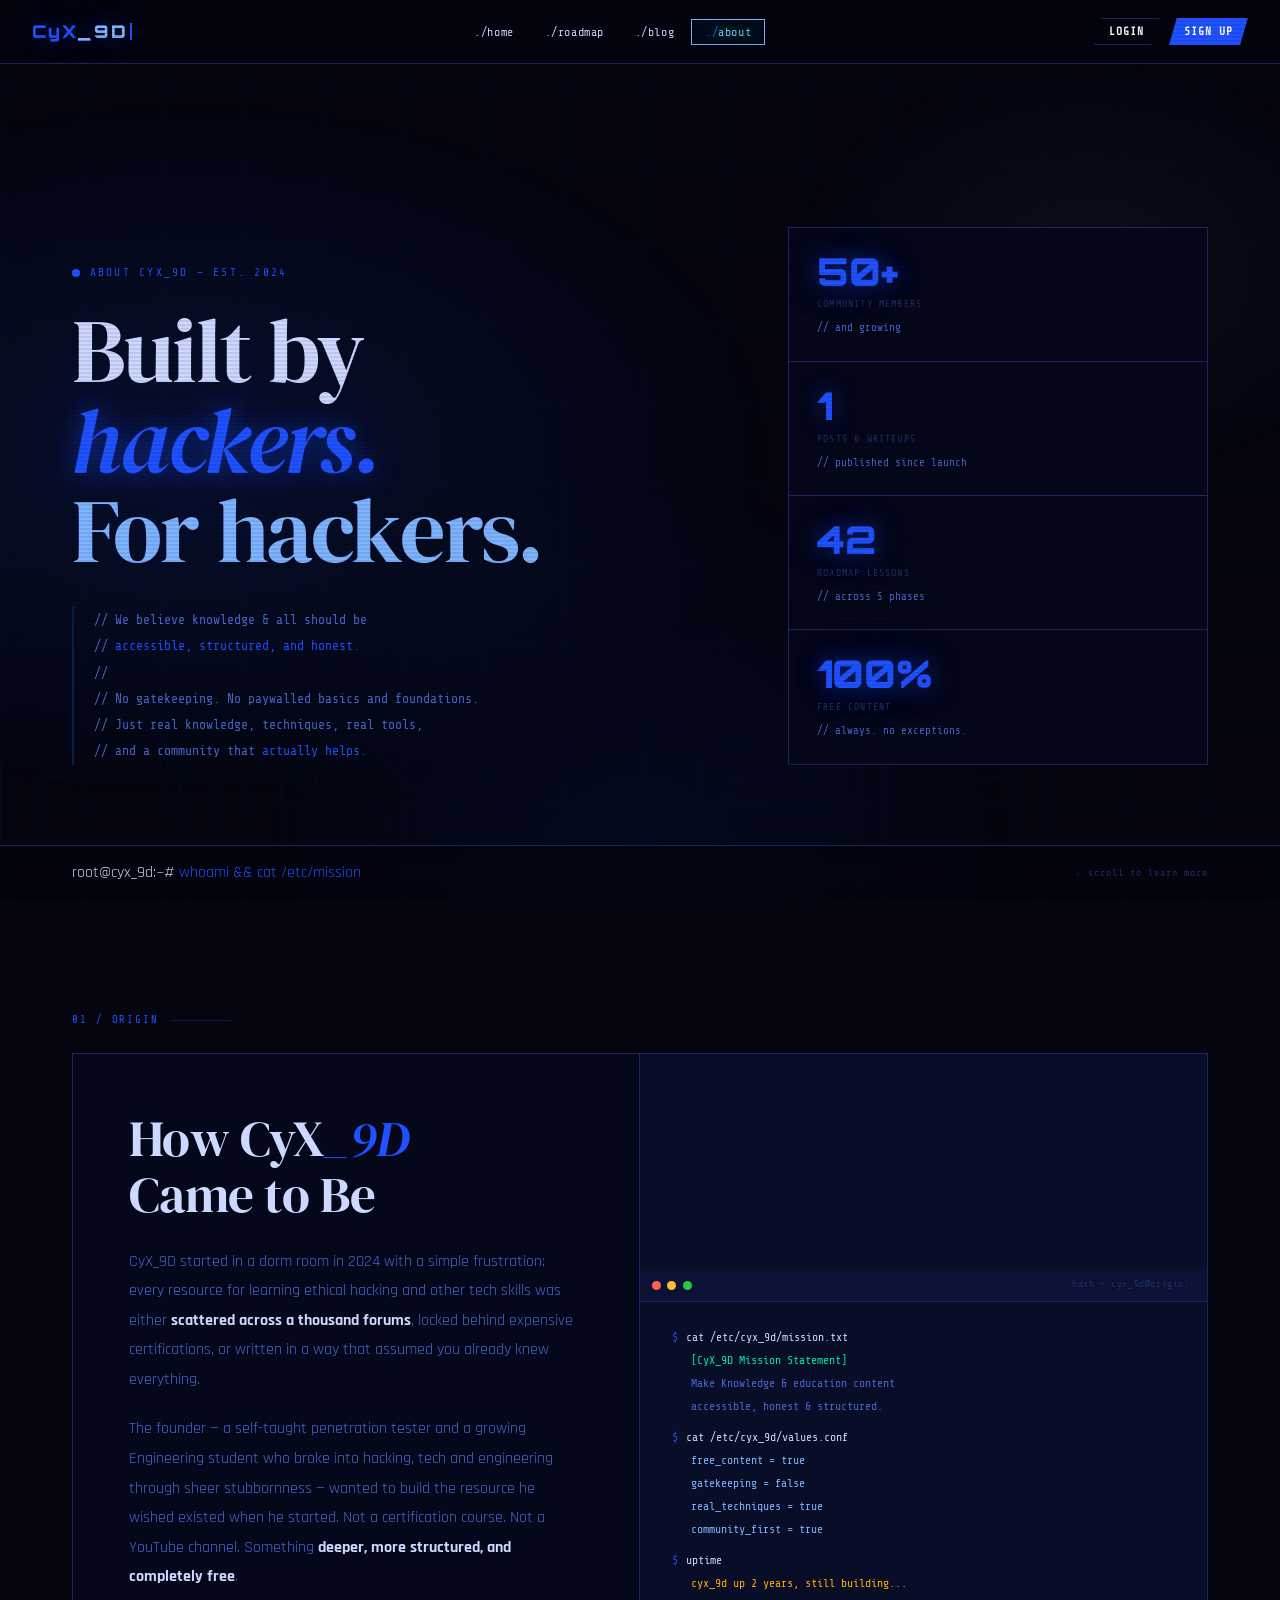
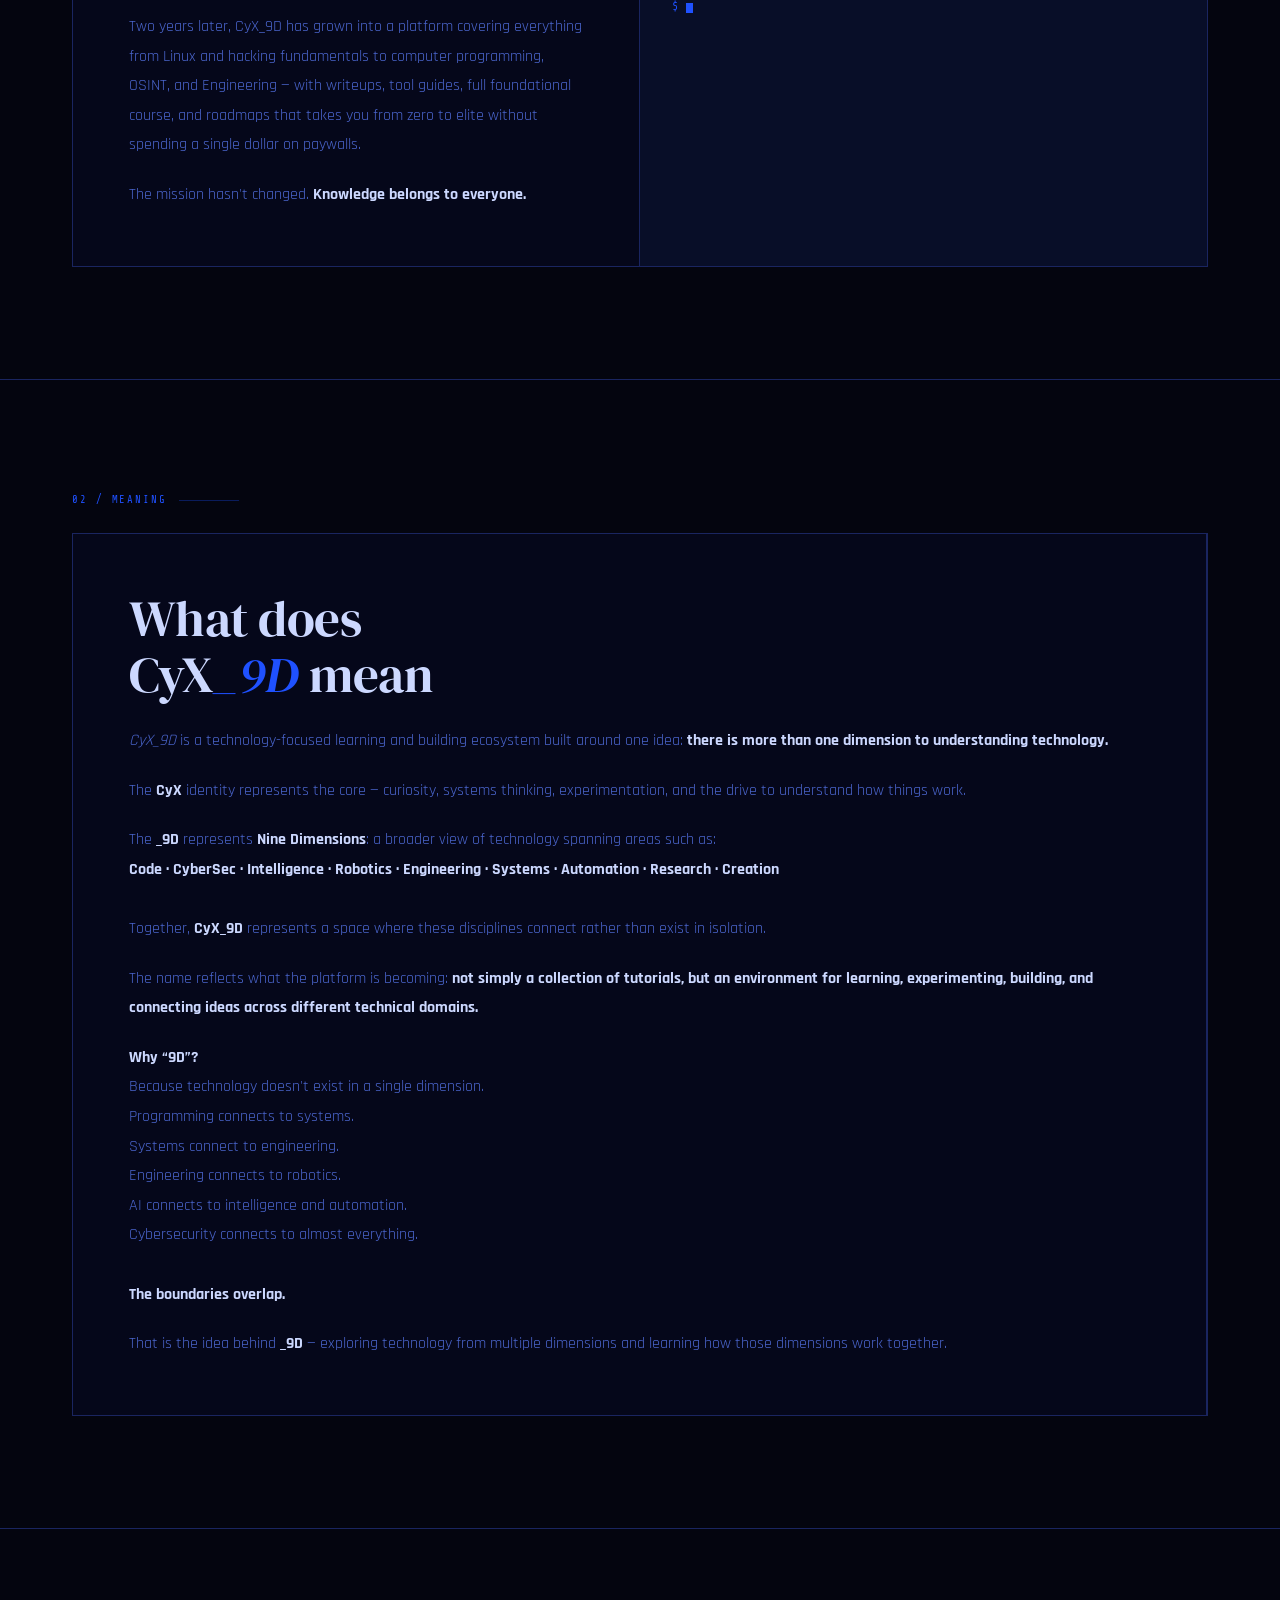
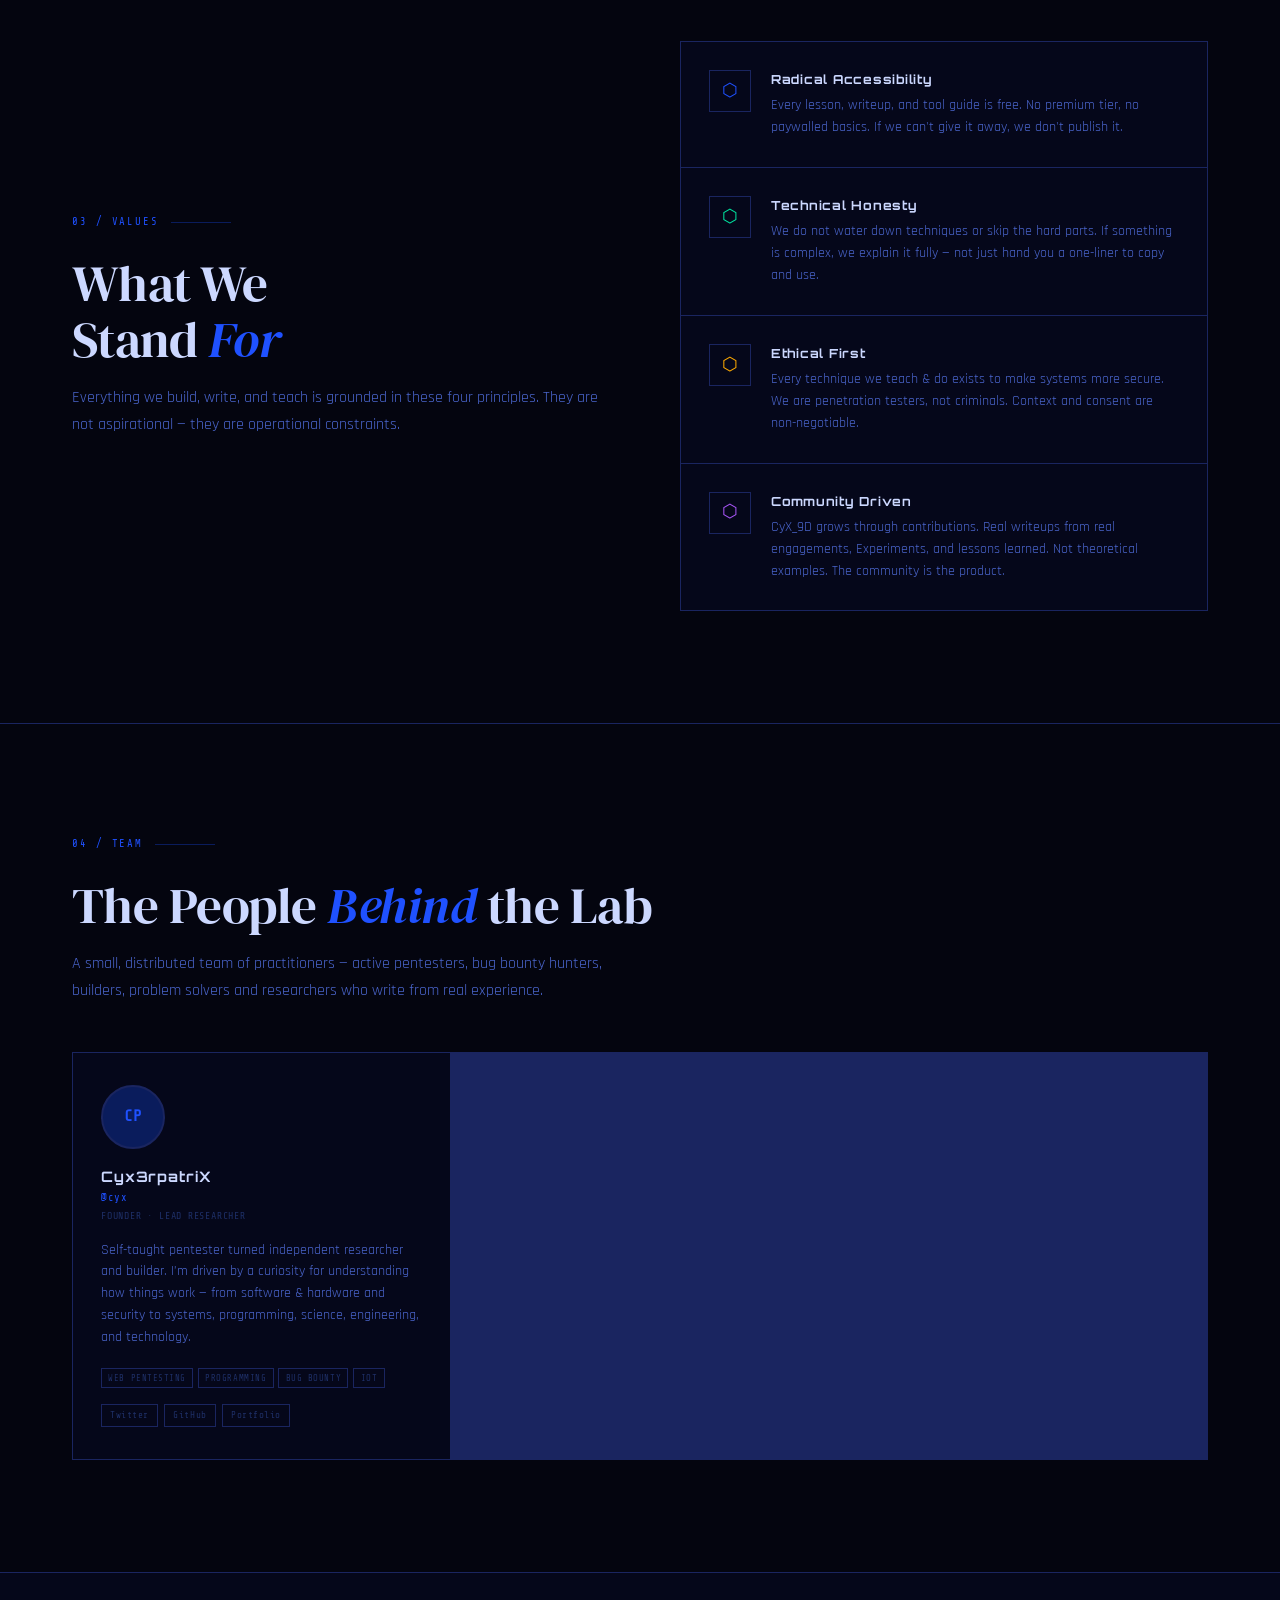
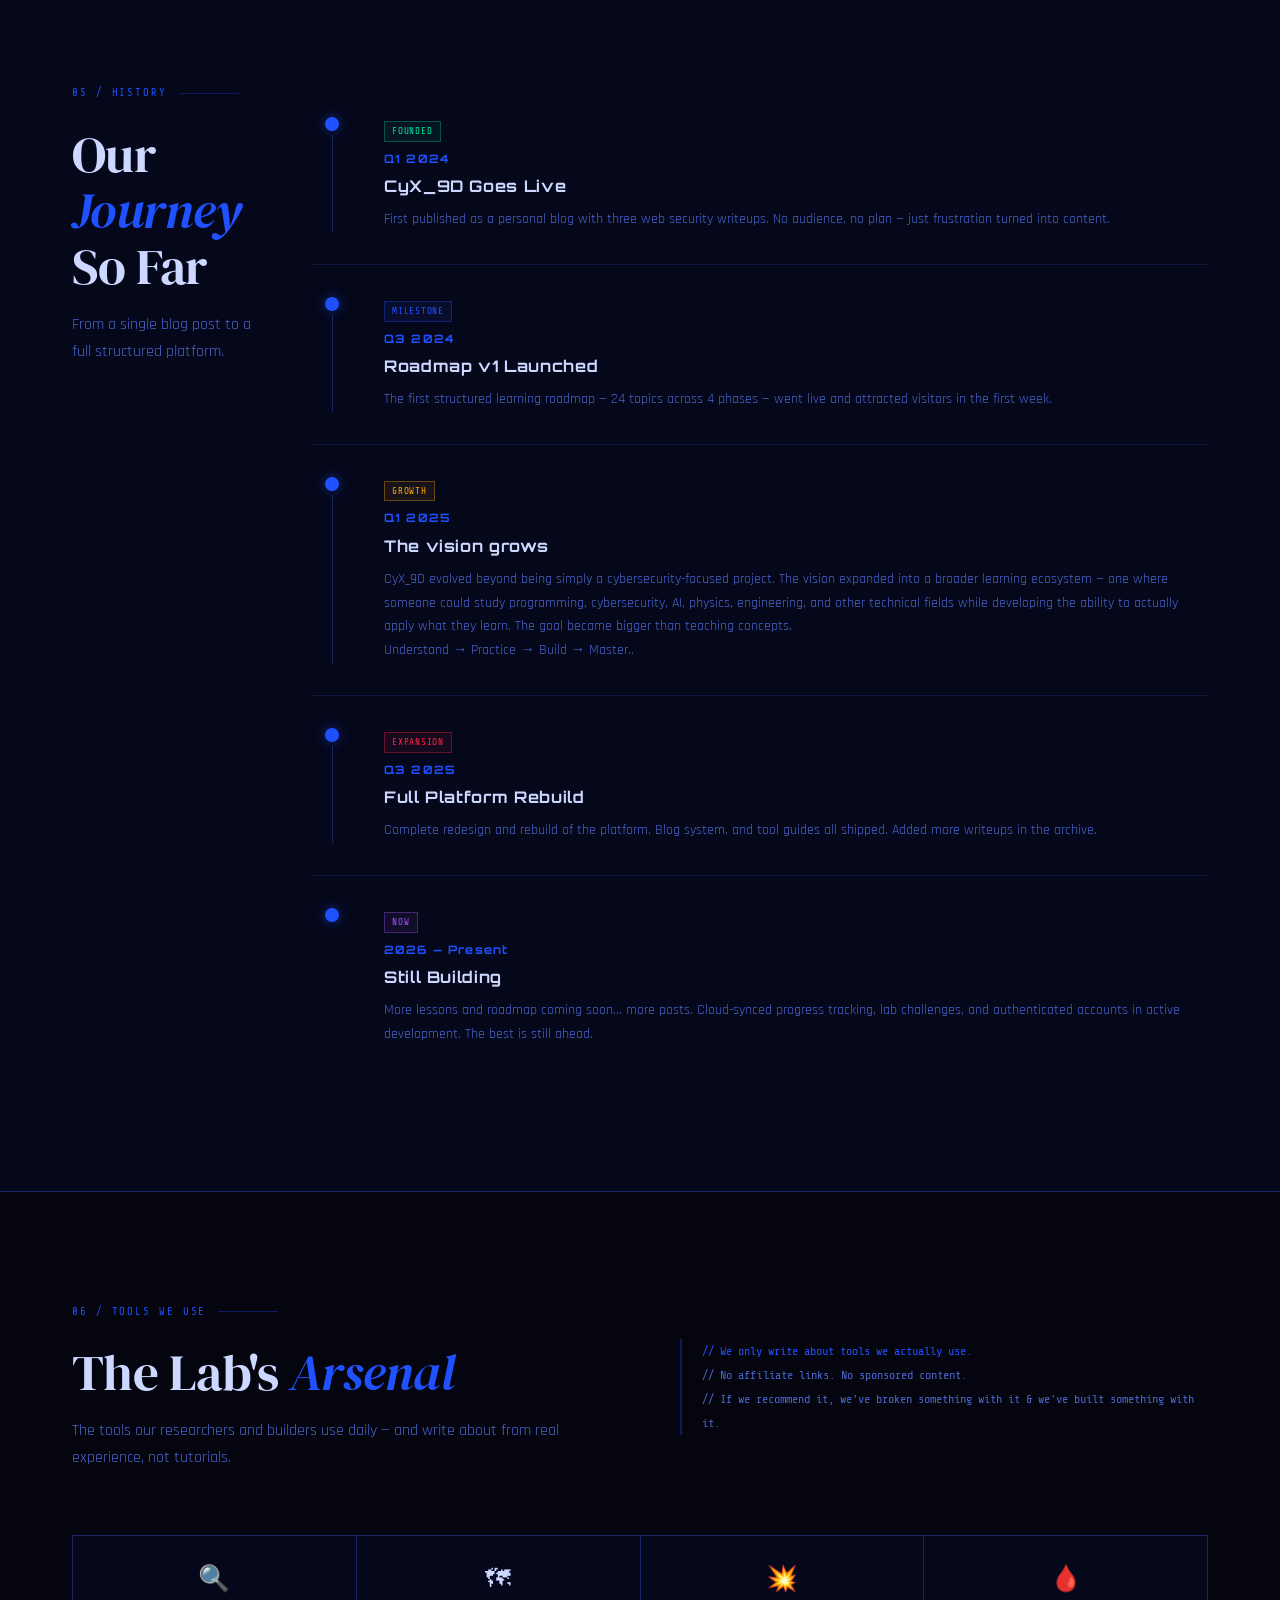
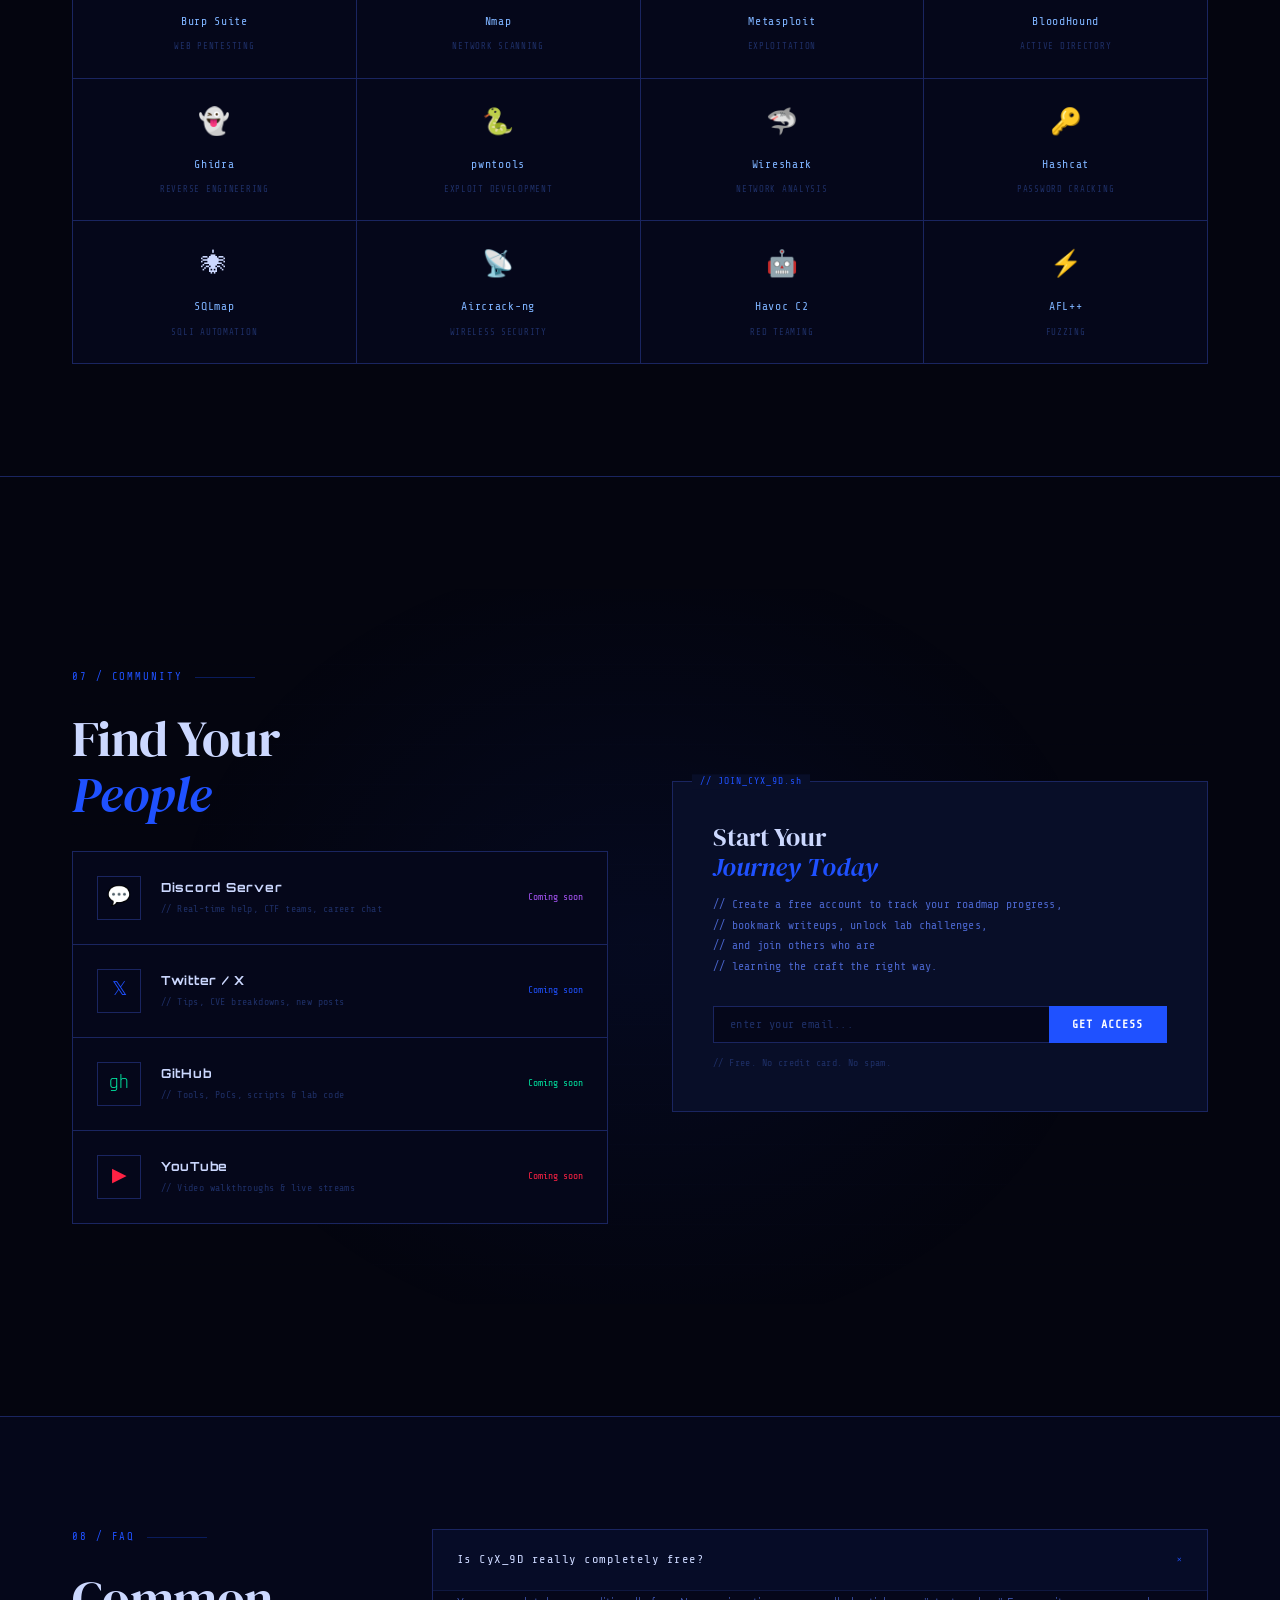
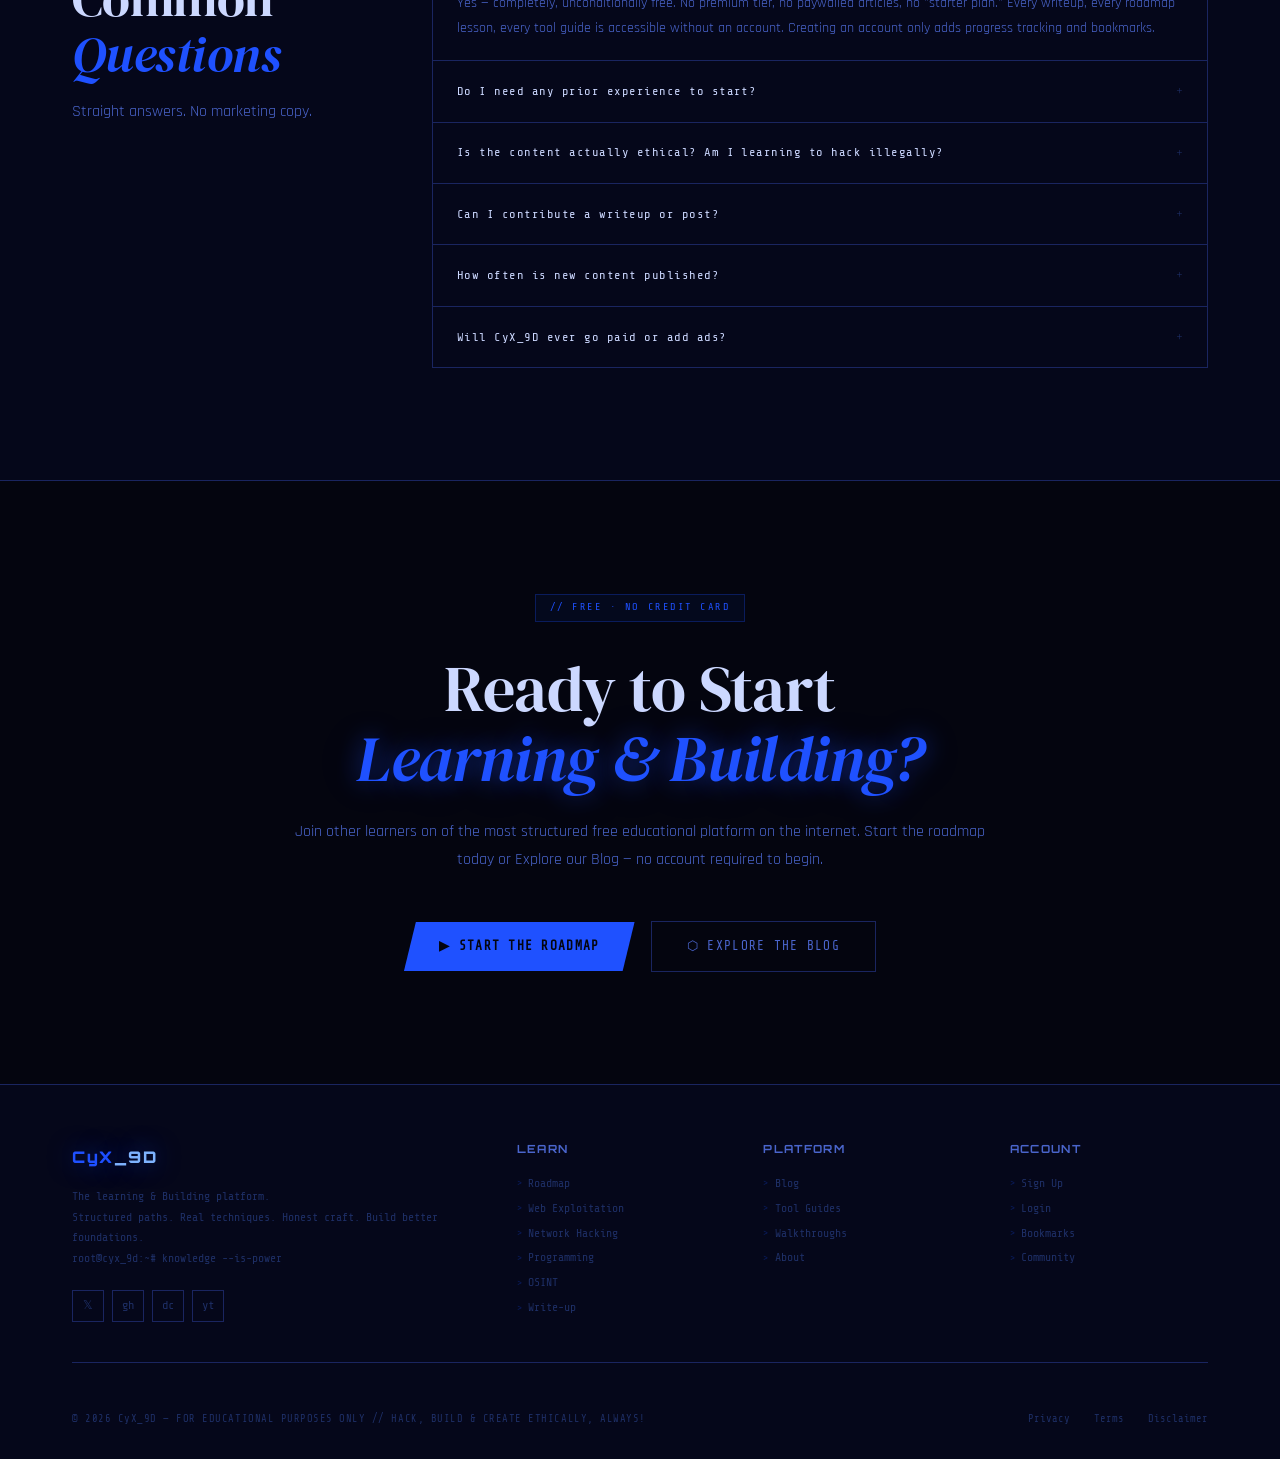
<file: about/index.html>
<!DOCTYPE html>
<html lang="en">
<head>
  <meta charset="UTF-8" />
  <meta name="viewport" content="width=device-width, initial-scale=1.0">
  <meta name="description" content="Explore CyX_9D — a cyber-inspired learning ecosystem built to help you understand, build, experiment, and master technology, science, engineering, and cybersecurity.">
  <meta name="author" content="David Patrick (Cyx3rpatriX)">
  <meta name="robots" content="index, follow">
  <!-- BRAND / BROWSER -->
  <meta name="application-name" content="CyX_9D">
  <meta name="theme-color" content="#1F51FF">
  <!-- CANONICAL URL -->
  <link rel="canonical" href="https://cyx3rpatrix.github.io/about/">
  <!-- OPEN GRAPH — SOCIAL SHARING -->
  <meta property="og:type" content="website">
  <meta property="og:site_name" content="CyX_9D">
  <meta property="og:title" content="CyX_9D — About">
  <meta property="og:description" content="Explore CyX_9D — a cyber-inspired learning ecosystem built to help you understand, build, experiment, and master technology, science, engineering, and cybersecurity.">
  <meta property="og:url" content="https://cyx3rpatrix.github.io/about/">
  <meta property="og:image" content="https://cyx3rpatrix.github.io/assets/images/cyx-og-image.png">
  <meta property="og:image:alt" content="CyX_9D — Learn, Build & Master Technology">
  <!-- X / TWITTER CARD -->
  <meta name="twitter:card" content="summary_large_image">
  <meta name="twitter:title" content="CyX_9D — Learn, Build & Master Technology">
  <meta name="twitter:description" content="Explore CyX_9D — a cyber-inspired learning ecosystem built to help you understand, build, experiment, and master technology, science, engineering, and cybersecurity.">
  <meta name="twitter:image" content="https://cyx3rpatrix.github.io/assets/images/cyx-og-image.png">
  <!-- FAVICON -->
  <link rel="icon" type="image/png" href="https://cyx3rpatrix.github.io/assets/images/favicon.png">
  <link rel="apple-touch-icon" href="https://cyx3rpatrix.github.io/assets/images/favicon.png">
  <!--
    OPTIONAL: WEB APP / PWA
    Only add manifest.json when you actually
    create a PWA manifest.
  -->
  <!-- <link rel="manifest" href="/manifest.json"> -->
  <!--
    OPTIONAL: JSON-LD STRUCTURED DATA
    Recommended later when we build your
    proper SEO/structured-data layer.
  -->
  <title>CyX_9D — About</title>
  <link rel="stylesheet" href="../assets/css/themes.css">
  <link rel="stylesheet" href="../assets/css/base.css">
  <link rel="stylesheet" href="../assets/css/style.css">
  <link rel="stylesheet" href="../assets/css/layout.css">
  <link rel="preconnect" href="https://fonts.googleapis.com"/>
  <link rel="preconnect" href="https://fonts.gstatic.com" crossorigin/>
  <link href="https://fonts.googleapis.com/css2?family=Share+Tech+Mono&family=Orbitron:wght@400;700;900&family=Rajdhani:wght@300;400;500;600;700&family=DM+Serif+Display:ital@0;1&display=swap" rel="stylesheet"/>
  <style>    
    /* ── CINEMATIC HERO ────────────────────── */
    .hero{
      min-height: 100vh;
      display: flex; 
      flex-direction: column; 
      justify-content: flex-end;
      padding: 0 0 0;
      position: relative; 
      overflow: hidden;
    }
    
    /* animated grid */
    .hero-grid{
      position:absolute;
      inset:0;
      background-image: linear-gradient(
        rgba(31,81,255,.03) 1px,
        transparent 1px),
        linear-gradient(
        90deg,
        rgba(31,81,255,.03) 1px,
        transparent 1px);
      background-size:80px 80px;
      animation:gridDrift 20s linear infinite;
    }
    
    @keyframes gridDrift{0%{background-position:0 0}100%{background-position:80px 80px}}

    /* radial glow */
    .hero-glow{
      position:absolute;
      inset:0;
      background:
        radial-gradient(ellipse 70% 60% at 15% 50%,rgba(31,81,255,.14) 0%,transparent 65%),
        radial-gradient(ellipse 40% 40% at 85% 30%,rgba(126,179,255,.06) 0%,transparent 60%),
        radial-gradient(ellipse 50% 80% at 50% 100%,rgba(31,81,255,.08) 0%,transparent 60%);
    }

    /* big diagonal text */
    .hero-bg-text{
      position:absolute;
      bottom:-0.15em; 
      left:-0.05em;
      font-family:var(--disp);
      font-size: clamp(8rem,18vw,22rem);
      font-weight:900;
      color:transparent;
      -webkit-text-stroke: 1px rgba(31,81,255,.08);
      letter-spacing:-.03em;
      line-height:1;
      white-space:nowrap;
      pointer-events:none;
      user-select:none;
      z-index:0;
    }

    .hero-inner{
      position:relative;
      z-index:2;
      max-width:1200px;
      margin:0 auto;
      width:100%;
      padding:9rem 2rem 5rem;
      display:grid;
      grid-template-columns:1fr 420px;
      gap:4rem;
      align-items:end;
    }
    
    .hero-left{}
    .hero-eyebrow { 
      font-family:var(--mono);
      font-size:.7rem; 
      color:var(--blue);
      letter-spacing:.2em;
      text-transform:uppercase;
      display:flex;
      align-items:center;
      gap:.6rem;
      margin-bottom:1.5rem; 
    }
    
    .hero-eyebrow .pulse{
      width:8px;height:8px;border-radius:50%;background:var(--blue);
      animation:pulse 2s ease infinite;
    }
    
    .hero-h1{
      font-family:var(--serif);
      font-size:clamp(3rem,7vw,6.5rem);
      font-weight:400;color:var(--txt);
      line-height:1.0;letter-spacing:-.02em;
      margin-bottom:2rem;
    }
    
    .hero-h1 em{color:var(--blue);text-shadow:var(--gb);font-style:italic}
    .hero-h1 .line2{display:block;color:var(--acc)}

    .hero-manifesto{
      font-family:var(--mono);font-size:.82rem;
      color:var(--txt2);line-height:2;
      max-width:480px;
      border-left:2px solid var(--blue3);
      padding-left:1.25rem;
    }
    
    .hero-manifesto span{color:var(--blue)}

    .hero-right{
      display:flex;flex-direction:column;gap:1px;
      background:var(--bdr);border:1px solid var(--bdr);
      align-self:end;
    }
    
    #hero-changing-text {
        display: inline-block;
        /* Keeps the layout from jumping when text changes */
        min-width: 320px;
        transition:
        opacity 0.35s ease,
        transform 0.35s ease,
        filter 0.35s ease;
    }

    #hero-changing-text.is-changing {
        opacity: 0;
        transform: translateY(-8px);
        filter: blur(4px);
    }
    
    .stat-cell {
      background:var(--bg2);
      padding:1.5rem 1.75rem;
      display:flex;
      flex-direction:column;
      gap:.3rem;
      transition:var(--tr);
      cursor:none;
    }
    
    .stat-cell:hover {background:var(--surf)}
    .stat-n{
      font-family:var(--disp);
      font-size:2.4rem;
      font-weight:900;
      color:var(--blue);
      text-shadow:var(--gb);
      line-height:1;
    }
    
    .stat-l {
      font-family:var(--mono);
      font-size:.62rem;
      color:var(--txt3);
      letter-spacing:.12em;
      text-transform:uppercase;
      margin-top:.1rem
    }
    
    .stat-d {
      font-family:var(--mono);
      font-size:.68rem;
      color:var(--txt2);
      margin-top:.15rem
    }

    /* bottom bar */
    .hero-bar {
      position:relative;
      z-index:2;
      border-top:1px solid var(--bdr);
      background:rgba(4,5,15,.7);
      backdrop-filter:blur(12px);
    }
    
    .hero-bar-inner {
      max-width:1200px;
      margin:0 auto;
      padding:.9rem 2rem;
      display:flex;
      align-items:center;
      justify-content:space-between;
      flex-wrap:wrap;
      gap:1rem;
    }
    
    .hb-tagn{
      font-family:var(--mono);
      font-size:.65rem;
      color:var(--txt3);
      letter-spacing:.1em
    }
    
    .hb-tag span {color:var(--blue)}
    .scroll-hint {
      display:flex;
      align-items:center;
      gap:.5rem;
      font-family:var(--mono);
      font-size:.62rem;
      color:var(--txt3);
      letter-spacing:.1em;
      cursor:none;
      animation:bounce .8s ease infinite alternate;
    }
    
    @keyframes bounce {
      from {
        transform:translateY(0)
      }
      to {
        transform:translateY(4px)
      }
    }

    /* ── SECTION COMMONS ────────────────────────────── */
    .sec-label{
      font-family:var(--mono);font-size:.66rem;
      color:var(--blue);letter-spacing:.18em;text-transform:uppercase;
      display:flex;align-items:center;gap:.75rem;margin-bottom:1.5rem;
    }
    .sec-label::after{content:'';flex:1;max-width:60px;height:1px;background:var(--blue3)}
    .sec-title{
      font-family:var(--serif);
      font-size:clamp(2rem,4vw,3.2rem);
      font-weight:400;color:var(--txt);
      line-height:1.1;letter-spacing:-.01em;
      margin-bottom:1rem;
    }
    .sec-title em{color:var(--blue);font-style:italic}
    .sec-sub{
      font-family:var(--body);font-size:1rem;
      color:var(--txt2);max-width:560px;line-height:1.7;
    }

    /* ── ORIGIN STORY ───────────────────────────────── */
    #origin{padding:7rem 0;border-bottom:1px solid var(--bdr)}
    .origin-grid{
      display:grid;grid-template-columns:1fr 1fr;
      gap:0;background:var(--bdr);border:1px solid var(--bdr);
    }
    .origin-text{
      padding:3.5rem;background:var(--bg2);
      border-right:1px solid var(--bdr);
    }
    .origin-text p{
      font-family:var(--body);font-size:1rem;
      color:var(--txt2);line-height:1.85;margin-bottom:1.25rem;
    }
    .origin-text p strong{color:var(--txt)}
    .origin-text p:last-child{margin-bottom:0}
    .origin-terminal{
      padding:2rem;background:var(--surf);
      display:flex;flex-direction:column;justify-content:center;
    }
    .term-bar{
      display:flex;align-items:center;gap:.4rem;
      padding:.5rem .75rem;background:var(--surf2);
      border-bottom:1px solid var(--bdr);margin:-2rem -2rem 1.5rem;
    }
    .t-dot{width:9px;height:9px;border-radius:50%}
    .t-r{background:#ff5f56}.t-y{background:#febc2e}.t-g{background:#28c840}
    .t-title{font-family:var(--mono);font-size:.6rem;color:var(--txt3);margin-left:auto;letter-spacing:.06em}
    .t-line{font-family:var(--mono);font-size:.72rem;line-height:2;color:var(--txt2);display:flex;gap:.5rem}
    .t-pr{color:var(--blue);flex-shrink:0}
    .t-cmd{color:var(--txt)}
    .t-out{color:var(--txt2);padding-left:1.2rem;display:block}
    .t-grn{color:var(--grn)}
    .t-acc{color:var(--acc)}
    .t-amb{color:var(--amb)}
    .t-blink{display:inline-block;width:7px;height:.85em;background:var(--blue);vertical-align:text-bottom;animation:blink 1s step-end infinite}

    /* ── MEANING ───────────────────────────────── */
    #meaning{padding:7rem 0;border-bottom:1px solid var(--bdr)}
    .meaning-grid{
      display:grid;gap:0;background:var(--bdr);border:1px solid var(--bdr);
    }
    .meaning-text{
      padding:3.5rem;background:var(--bg2);
      border-right:1px solid var(--bdr);
    }
    .meaning-text p{
      font-family:var(--body);font-size:1rem;
      color:var(--txt2);line-height:1.85;margin-bottom:1.25rem;
    }
    .meaning-text p strong{color:var(--txt)}
    .meaning-text p:last-child{margin-bottom:0}
    
    /* ── MISSION / VALUES ───────────────────────────── */
    #mission{padding:7rem 0;border-bottom:1px solid var(--bdr)}
    .mission-layout{display:grid;grid-template-columns:1fr 1fr;gap:5rem;align-items:center}
    .values-grid{display:flex;flex-direction:column;gap:1px;background:var(--bdr);border:1px solid var(--bdr)}
    .value-card{
      background:var(--bg2);padding:1.75rem;
      display:flex;gap:1.25rem;align-items:flex-start;
      transition:var(--tr);cursor:none;position:relative;overflow:hidden;
    }
    .value-card::before{
      content:'';position:absolute;left:0;top:0;bottom:0;
      width:0;background:var(--vc-col,var(--blue));
      opacity:.1;transition:width .4s ease;
    }
    .value-card:hover::before{width:100%}
    .value-card:hover{background:var(--surf)}
    .value-icon{
      width:42px;height:42px;border:1px solid var(--bdr);
      display:flex;align-items:center;justify-content:center;
      font-size:1.1rem;flex-shrink:0;transition:var(--tr);
      color:var(--vc-col,var(--blue));
    }
    .value-card:hover .value-icon{border-color:var(--vc-col,var(--blue));box-shadow:0 0 12px rgba(31,81,255,.2)}
    .value-body{}
    .value-title{font-family:var(--disp);font-size:.78rem;font-weight:700;color:var(--txt);letter-spacing:.06em;margin-bottom:.35rem}
    .value-desc{font-family:var(--body);font-size:.85rem;color:var(--txt2);line-height:1.6}

    /* ── TEAM ───────────────────────────────────────── */
    #team{padding:7rem 0;border-bottom:1px solid var(--bdr)}
    .team-grid{
      display:grid;grid-template-columns:repeat(3,1fr);
      gap:1px;background:var(--bdr);border:1px solid var(--bdr);
      margin-top:3rem;
    }
    .team-card{
      background:var(--bg2);padding:2rem 1.75rem;
      transition:var(--tr);cursor:none;position:relative;overflow:hidden;
      display:flex;flex-direction:column;gap:1rem;
    }
    .team-card::after{
      content:'';position:absolute;bottom:0;left:0;right:0;
      height:2px;background:var(--tc-col,var(--blue));
      transform:scaleX(0);transform-origin:left;transition:transform .4s ease;
    }
    .team-card:hover::after{transform:scaleX(1)}
    .team-card:hover{background:var(--surf)}

    .tc-avatar{
      width:64px;height:64px;border-radius:50%;
      background:var(--blue3);border:2px solid var(--bdr);
      display:flex;align-items:center;justify-content:center;
      font-family:var(--mono);font-size:1rem;
      color:var(--tc-col,var(--blue));font-weight:bold;
      transition:var(--tr);
    }
    .team-card:hover .tc-avatar{border-color:var(--tc-col,var(--blue));box-shadow:0 0 16px rgba(31,81,255,.3)}
    .tc-name{font-family:var(--disp);font-size:.9rem;font-weight:700;color:var(--txt);letter-spacing:.06em}
    .tc-handle{font-family:var(--mono);font-size:.65rem;color:var(--tc-col,var(--blue));letter-spacing:.06em;margin-top:.1rem}
    .tc-role{font-family:var(--mono);font-size:.62rem;color:var(--txt3);letter-spacing:.08em;text-transform:uppercase;margin-top:.1rem}
    .tc-bio{font-family:var(--body);font-size:.85rem;color:var(--txt2);line-height:1.6}
    .tc-skills{display:flex;flex-wrap:wrap;gap:.3rem;margin-top:.25rem}
    .tc-skill{
      font-family:var(--mono);font-size:.55rem;
      padding:.1rem .4rem;border:1px solid var(--bdr);
      color:var(--txt3);letter-spacing:.06em;text-transform:uppercase;
      transition:var(--tr);
    }
    .team-card:hover .tc-skill{border-color:var(--blue3);color:var(--txt2)}
    .tc-links{display:flex;gap:.4rem;margin-top:auto}
    .tc-link{
      font-family:var(--mono);font-size:.58rem;
      color:var(--txt3);border:1px solid var(--bdr);
      padding:.2rem .5rem;text-decoration:none;
      letter-spacing:.06em;transition:var(--tr);cursor:none;
    }
    .tc-link:hover{color:var(--acc);border-color:var(--acc)}

    /* ── TIMELINE ───────────────────────────────────── */
    #timeline{padding:7rem 0;border-bottom:1px solid var(--bdr);background:var(--bg2)}
    .tl-inner{
      display:grid;grid-template-columns:240px 1fr;
      gap:0;align-items:start;
    }
    .tl-header{position:sticky;top:90px;padding-right:3rem}
    .tl-items{display:flex;flex-direction:column;gap:0}
    .tl-item{
      display:flex;gap:2rem;
      padding:2rem 0;
      border-bottom:1px solid var(--bdr2);
      transition:var(--tr);cursor:none;
    }
    .tl-item:last-child{border-bottom:none}
    .tl-item:hover .tl-dot{background:var(--blue);box-shadow:0 0 12px rgba(31,81,255,.5)}
    .tl-left{display:flex;flex-direction:column;align-items:center;gap:0;width:40px;flex-shrink:0}
    .tl-dot{
      width:14px;height:14px;border-radius:50%;
      border:2px solid var(--bdr);background:var(--bg2);
      transition:var(--tr);flex-shrink:0;z-index:1;
    }
    .tl-dot.active{background:var(--blue);border-color:var(--blue);box-shadow:0 0 12px rgba(31,81,255,.5)}
    .tl-line{width:1px;flex:1;background:var(--bdr);margin-top:4px;min-height:40px}
    .tl-content{}
    .tl-year{font-family:var(--disp);font-size:.72rem;font-weight:700;color:var(--blue);letter-spacing:.1em;margin-bottom:.4rem}
    .tl-event{font-family:var(--disp);font-size:1rem;font-weight:700;color:var(--txt);letter-spacing:.04em;margin-bottom:.5rem}
    .tl-desc{font-family:var(--body);font-size:.9rem;color:var(--txt2);line-height:1.65}
    .tl-badge{
      display:inline-block;font-family:var(--mono);font-size:.58rem;
      padding:.12rem .45rem;border:1px solid;letter-spacing:.08em;text-transform:uppercase;
      margin-bottom:.5rem;
    }

    /* ── TOOLS & STACK ──────────────────────────────── */
    #stack{padding:7rem 0;border-bottom:1px solid var(--bdr)}
    .stack-intro{display:grid;grid-template-columns:1fr 1fr;gap:5rem;align-items:center;margin-bottom:4rem}
    .stack-grid{
      display:grid;grid-template-columns:repeat(4,1fr);
      gap:1px;background:var(--bdr);border:1px solid var(--bdr);
    }
    .stack-item{
      background:var(--bg2);padding:1.5rem 1.25rem;
      display:flex;flex-direction:column;gap:.5rem;
      transition:var(--tr);cursor:none;align-items:center;text-align:center;
    }
    .stack-item:hover{background:var(--surf)}
    .stack-icon{font-size:1.6rem;margin-bottom:.25rem}
    .stack-name{font-family:var(--mono);font-size:.72rem;color:var(--acc);letter-spacing:.06em}
    .stack-cat{font-family:var(--mono);font-size:.56rem;color:var(--txt3);letter-spacing:.08em;text-transform:uppercase}

    /* ── COMMUNITY / JOIN ───────────────────────────── */
    #community{padding:7rem 0;border-bottom:1px solid var(--bdr)}
    .community-wrap{position:relative;overflow:hidden}
    .community-bg{
      position:absolute;inset:0;
      background:
        radial-gradient(ellipse 60% 80% at 50% 50%,rgba(31,81,255,.07) 0%,transparent 70%),
        repeating-linear-gradient(0deg,transparent,transparent 39px,rgba(31,81,255,.02) 40px);
      pointer-events:none;
    }
    .community-inner{
      position:relative;z-index:1;
      display:grid;grid-template-columns:1fr 1fr;
      gap:4rem;align-items:center;
      padding:5rem 0;
    }
    .comm-left{}
    .comm-channels{display:flex;flex-direction:column;gap:1px;background:var(--bdr);border:1px solid var(--bdr)}
    .ch-card{
      background:var(--bg2);padding:1.5rem;
      display:flex;align-items:center;gap:1.25rem;
      text-decoration:none;cursor:none;transition:var(--tr);
    }
    .ch-card:hover{background:var(--surf)}
    .ch-icon{
      width:44px;height:44px;border:1px solid var(--bdr);
      display:flex;align-items:center;justify-content:center;
      font-size:1.2rem;flex-shrink:0;transition:var(--tr);
      color:var(--ch-col,var(--blue));
    }
    .ch-card:hover .ch-icon{border-color:var(--ch-col,var(--blue));box-shadow:0 0 12px rgba(31,81,255,.2)}
    .ch-info{}
    .ch-name{font-family:var(--disp);font-size:.78rem;font-weight:700;color:var(--txt);letter-spacing:.06em;transition:var(--tr)}
    .ch-card:hover .ch-name{color:var(--acc)}
    .ch-desc{font-family:var(--mono);font-size:.62rem;color:var(--txt3);margin-top:.2rem;letter-spacing:.04em}
    .ch-count{font-family:var(--mono);font-size:.6rem;color:var(--ch-col,var(--blue));margin-left:auto;white-space:nowrap}
    .comm-right{}
    .join-box{background:var(--surf);border:1px solid var(--bdr);padding:2.5rem;position:relative}
    .join-box::before{content:'// JOIN_CYX_9D.sh';font-family:var(--mono);font-size:.6rem;color:var(--blue);letter-spacing:.1em;position:absolute;top:0;left:1.2rem;background:var(--surf);padding:0 .5rem;transform:translateY(-50%)}
    .join-box h3{font-family:var(--serif);font-size:1.6rem;font-weight:400;color:var(--txt);margin-bottom:.75rem;line-height:1.2}
    .join-box h3 em{color:var(--blue);font-style:italic}
    .join-box p{font-family:var(--mono);font-size:.72rem;color:var(--txt2);line-height:1.8;margin-bottom:1.75rem;letter-spacing:.02em}
    .join-form{display:flex;gap:0}
    .join-input{flex:1;background:var(--bg2);border:1px solid var(--bdr);border-right:none;padding:.7rem 1rem;font-family:var(--mono);font-size:.74rem;color:var(--txt);outline:none;letter-spacing:.04em;transition:var(--tr)}
    .join-input:focus{border-color:var(--blue)}
    .join-input::placeholder{color:var(--txt3)}
    .join-btn{font-family:var(--mono);font-size:.72rem;font-weight:bold;color:#fff;background:var(--blue);border:1px solid var(--blue);padding:.7rem 1.4rem;letter-spacing:.1em;cursor:none;transition:var(--tr);text-transform:uppercase;white-space:nowrap}
    .join-btn:hover{background:var(--blue2);box-shadow:var(--gb)}
    .join-note{font-family:var(--mono);font-size:.62rem;color:var(--txt3);margin-top:.75rem;letter-spacing:.04em}

    /* ── FAQ ────────────────────────────────────────── */
    #faq{padding:7rem 0;border-bottom:1px solid var(--bdr);background:var(--bg2)}
    .faq-layout{display:grid;grid-template-columns:280px 1fr;gap:5rem;align-items:start}
    /*.faq-sticky{position:sticky;top:90px}*/
    .faq-list{display:flex;flex-direction:column;gap:1px;background:var(--bdr);border:1px solid var(--bdr)}
    .faq-item{background:var(--bg2);overflow:hidden}
    .faq-q{
      display:flex;align-items:center;justify-content:space-between;gap:1rem;
      padding:1.25rem 1.5rem;cursor:none;transition:var(--tr);
    }
    .faq-item.open .faq-q{background:rgba(31,81,255,.06)}
    .faq-q:hover{background:rgba(31,81,255,.04)}
    .faq-qtext{font-family:var(--mono);font-size:.76rem;color:var(--txt);letter-spacing:.04em;line-height:1.4}
    .faq-icon{font-size:.8rem;color:var(--txt3);transition:var(--tr);flex-shrink:0}
    .faq-item.open .faq-icon{transform:rotate(45deg);color:var(--blue)}
    .faq-a{
      max-height:0;overflow:hidden;
      transition:max-height .4s cubic-bezier(.4,0,.2,1);
    }
    .faq-item.open .faq-a{max-height:300px}
    .faq-atext{font-family:var(--body);font-size:.9rem;color:var(--txt2);line-height:1.7;padding:0 1.5rem 1.25rem;border-top:1px solid var(--bdr2)}

    /* ── CTA FOOTER ─────────────────────────────────── */
    #cta{padding:7rem 0}
    .cta-inner{
      text-align:center;max-width:700px;margin:0 auto;
      position:relative;
    }
    .cta-badge{
      display:inline-block;font-family:var(--mono);font-size:.64rem;
      color:var(--blue);border:1px solid var(--blue3);
      padding:.3rem .85rem;letter-spacing:.15em;text-transform:uppercase;
      background:rgba(31,81,255,.06);margin-bottom:2rem;
    }
    .cta-title{
      font-family:var(--serif);
      font-size:clamp(2.2rem,5vw,4rem);
      font-weight:400;color:var(--txt);line-height:1.1;
      margin-bottom:1.5rem;letter-spacing:-.01em;
    }
    .cta-title em{color:var(--blue);text-shadow:var(--gb);font-style:italic}
    .cta-sub{font-family:var(--body);font-size:1rem;color:var(--txt2);margin-bottom:3rem;line-height:1.7}
    .cta-actions{display:flex;align-items:center;justify-content:center;gap:1rem;flex-wrap:wrap}
    .btn-cta{
      font-family:var(--mono);font-size:.8rem;font-weight:bold;
      color:var(--bg);background:var(--blue);border:none;
      padding:.9rem 2.2rem;letter-spacing:.1em;cursor:none;
      transition:var(--tr);text-transform:uppercase;
      text-decoration:none;display:inline-flex;align-items:center;gap:.6rem;
      clip-path:polygon(12px 0%,100% 0%,calc(100% - 12px) 100%,0% 100%);
      position:relative;overflow:hidden;
    }
    .btn-cta::before{content:'';position:absolute;inset:0;background:linear-gradient(90deg,transparent,rgba(255,255,255,.15),transparent);transform:translateX(-100%);transition:transform .5s ease}
    .btn-cta:hover::before{transform:translateX(100%)}
    .btn-cta:hover{background:var(--blue2);box-shadow:var(--gb)}
    .btn-outline{
      font-family:var(--mono);font-size:.8rem;
      color:var(--txt2);background:transparent;
      border:1px solid var(--bdr);padding:.9rem 2.2rem;
      letter-spacing:.1em;cursor:none;transition:var(--tr);
      text-transform:uppercase;text-decoration:none;
      display:inline-flex;align-items:center;gap:.6rem;
    }
    .btn-outline:hover{color:var(--txt);border-color:var(--txt2)}
    
    /* ── SCROLL REVEAL ──────────────────────────────── */
    .rev{opacity:0;transform:translateY(20px);transition:opacity .65s ease,transform .65s ease}
    .rev.vis{opacity:1;transform:none}
    .rev.d1{transition-delay:.1s}.rev.d2{transition-delay:.2s}
    .rev.d3{transition-delay:.3s}.rev.d4{transition-delay:.4s}
    .rev.left{transform:translateX(-24px)}
    .rev.left.vis{transform:none}
    .rev.right{transform:translateX(24px)}
    .rev.right.vis{transform:none}

    /* ── KEYFRAMES ──────────────────────────────────── */
    @keyframes blink{0%,100%{opacity:1}50%{opacity:0}}
    @keyframes pulse{0%,100%{box-shadow:0 0 0 0 rgba(31,81,255,.5)}50%{box-shadow:0 0 0 6px rgba(31,81,255,0)}}

    /* ── RESPONSIVE ─────────────────────────────────── */
    @media(max-width:1000px){
      .hero-inner{grid-template-columns:1fr}
      .hero-right{display:grid;grid-template-columns:repeat(2,1fr)}
      .origin-grid,.mission-layout,.stack-intro,.community-inner,.faq-layout{grid-template-columns:1fr}
      .origin-text{border-right:none;border-bottom:1px solid var(--bdr)}
      .tl-inner{grid-template-columns:1fr}
      .tl-header{position:relative;top:0}
      .team-grid{grid-template-columns:repeat(2,1fr)}
      .stack-grid{grid-template-columns:repeat(2,1fr)}
      .footter-grid{grid-template-columns:1fr 1fr}      
    }
    @media(max-width:640px){
      .team-grid,.hero-right{grid-template-columns:1fr}
      .stack-grid{grid-template-columns:repeat(2,1fr)}
      .post-nav,.join-form{flex-direction:column}
      .cta-actions{flex-direction:column}      
      .hero-bg-text{font-size:clamp(6rem,22vw,10rem)}
    }
  </style>
</head>
<body>
  <!-- Custom Cursor -->
  <div id="cur"></div>
  <div id="crng"></div>
  
  <!-- Matrix Rain Canvas -->
  <canvas id="matrix-canvas"></canvas>

  <!-- Mobile Nav Overlay -->
  <div id="mnav">
    <a href="../index.html">Home</a>
    <a href="../roadmap/">Roadmap</a>
    <a href="../blog/">Blog</a>
    <a href="index.html">About</a>
    <a href="#" style="color:var(--acc)">Login</a>
    <a href="#" style="color:var(--blue)">Sign Up</a>
  </div>

  <!-- ─────── NAVBAR ─────── -->
  <nav id="navbar">
    <a href="../index.html" class="logo">
      <span class="logo-bracket"></span>CyX<span style="color:var(--acc)">_9D</span><span class="logo-bracket"></span>
      <span class="bl"></span>
    </a>

    <ul class="nlinks">
      <li><a href="../index.html">home</a></li>
      <li><a href="../roadmap/">roadmap</a></li>
      <li><a href="../blog/">blog</a></li>
      <li><a href="index.html" class="act">about</a></li>
    </ul>

    <div class="nauth">
      <a href="#"><button class="nbg">Login</button></a>
      <a href="#"><button class="nbp">Sign Up</button></a>
    </div>
    <button id="mclose">✕</button>
    <button class="nhb" id="hamburger" aria-label="Menu">
      <span></span><span></span><span></span>
    </button>
  </nav>

  <!-- ─────── HERO ─────── -->
  <div class="hero">
    <div class="hero-grid"></div>
    <div class="hero-glow"></div>
    <div class="hero-bg-text">CyX_9D</div>

    <div class="hero-inner">
      <div class="hero-left">
        <div class="hero-eyebrow">
          <span class="pulse"></span>
          About CyX_9D — Est. 2024
        </div>
        <h1 class="hero-h1">
          Built by<br>
          <em><span class="hero-changing-text">hackers.</span></em>
          <span class="line2">For <span class="hero-changing-text">hackers.</span></span>
        </h1>
        <p class="hero-manifesto">
          // We believe knowledge & all should be<br>
          // <span>accessible, structured, and honest.</span><br>
          //<br>
          // No gatekeeping. No paywalled basics and foundations.<br>
          // Just real knowledge, techniques, real tools,<br>
          // and a community that <span>actually helps.</span>
        </p>
      </div>

      <div class="hero-right">
        <div class="stat-cell">
          <div class="stat-n" data-count="50">0+</div>
          <div class="stat-l">Community Members</div>
          <div class="stat-d">// and growing</div>
        </div>
        <div class="stat-cell">
          <div class="stat-n" data-count="1">0</div>
          <div class="stat-l">Posts & Writeups</div>
          <div class="stat-d">// published since launch</div>
        </div>
        <div class="stat-cell">
          <div class="stat-n" data-count="42">0</div>
          <div class="stat-l">Roadmap Lessons</div>
          <div class="stat-d">// across 5 phases</div>
        </div>
        <div class="stat-cell">
          <div class="stat-n" data-count="100">0%</div>
          <div class="stat-l">Free Content</div>
          <div class="stat-d">// always. no exceptions.</div>
        </div>
      </div>
    </div>

    <div class="hero-bar">
      <div class="hero-bar-inner">
        <div class="hb-tag">root@cyx_9d:~# <span>whoami && cat /etc/mission</span></div>
        <div class="scroll-hint">↓ scroll to learn more</div>
      </div>
    </div>
  </div>
  
  <!-- ─────────  ORIGIN STORY ───────────────────────────── -->
  <section id="origin">
    <div class="container">
      <div class="rev"><div class="sec-label">01 / ORIGIN</div></div>
      <div class="origin-grid">
        <div class="origin-text rev left">
          <div class="sec-title" style="margin-bottom:1.5rem">How CyX<em>_9D</em><br>Came to Be</div>
          <p>CyX_9D started in a dorm room in 2024 with a simple frustration: every resource for learning ethical hacking and other tech skills was either <strong>scattered across a thousand forums</strong>, locked behind expensive certifications, or written in a way that assumed you already knew everything.</p>
           <p>The founder — a self-taught penetration tester and a growing Engineering student who broke into hacking, tech and engineering through sheer stubbornness — wanted to build the resource he wished existed when he started. Not a certification course. Not a YouTube channel. Something <strong>deeper, more structured, and completely free</strong>.</p>
          <p>Two years later, CyX_9D has grown into a platform covering everything from Linux and hacking fundamentals to computer programming, OSINT, and Engineering — with writeups, tool guides, full foundational course, and roadmaps that takes you from zero to elite without spending a single dollar on paywalls.</p>
          <p>The mission hasn't changed. <strong>Knowledge belongs to everyone.</strong></p>
        </div>
        <div class="origin-terminal rev right">
          <div class="term-bar">
            <div class="t-dot t-r"></div>
            <div class="t-dot t-y"></div>
            <div class="t-dot t-g"></div>
            <div class="t-title">bash — cyx_9d@origin:~</div>
          </div>
          <div class="t-line"><span class="t-pr">$</span><span class="t-cmd"> cat /etc/cyx_9d/mission.txt</span></div>
          <div class="t-line"><span class="t-out t-grn">[CyX_9D Mission Statement]</span></div>
          <div class="t-line"><span class="t-out">Make Knowledge &amp; education content</span></div>
          <div class="t-line"><span class="t-out">accessible, honest & structured.</span></div>
          <div class="t-line" style="margin-top:.5rem"><span class="t-pr">$</span><span class="t-cmd"> cat /etc/cyx_9d/values.conf</span></div>
          <div class="t-line"><span class="t-out t-acc">free_content    = true</span></div>
          <div class="t-line"><span class="t-out t-acc">gatekeeping     = false</span></div>
          <div class="t-line"><span class="t-out t-acc">real_techniques = true</span></div>
          <div class="t-line"><span class="t-out t-acc">community_first = true</span></div>
          <div class="t-line" style="margin-top:.5rem"><span class="t-pr">$</span><span class="t-cmd"> uptime</span></div>
          <div class="t-line"><span class="t-out t-amb">cyx_9d up 2 years, still building...</span></div>
          <div class="t-line"><span class="t-pr">$</span><span class="t-cmd"> <span class="t-blink"></span></span></div>
        </div>
      </div>
    </div>
  </section>
  
  <!-- ────────────────── CyX_9D meaning ─────────────── -->
  <section id="meaning">
    <div class="container">
      <div class="rev"><div class="sec-label">02 / MEANING</div></div>
      <div class="meaning-grid">
        <div class="meaning-text rev left">
          <div class="sec-title" style="margin-bottom:1.5rem">What does<br>CyX<em>_9D</em> mean</div>
          <p><em>CyX_9D</em> is a technology-focused learning and building ecosystem built around one idea: <strong>there is more than one dimension to understanding technology.</strong></p>
          <p>The <strong>CyX</strong> identity represents the core — curiosity, systems thinking, experimentation, and the drive to understand how things work.</p>
          <p>The <strong>_9D</strong> represents <strong>Nine Dimensions</strong>: a broader view of technology spanning areas such as:<br>
<strong>Code · CyberSec · Intelligence · Robotics · Engineering · Systems · Automation · Research · Creation</strong><br><br>Together, <strong>CyX_9D</strong> represents a space where these disciplines connect rather than exist in isolation.</p>
          <p>The name reflects what the platform is becoming: <strong>not simply a collection of tutorials, but an environment for learning, experimenting, building, and connecting ideas across different technical domains.</strong></p>
          <p><strong>Why “9D”?</strong><br>Because technology doesn't exist in a single dimension.<br>
          Programming connects to systems.<br>
          Systems connect to engineering.<br>
          Engineering connects to robotics.<br>
          AI connects to intelligence and automation.<br>
          Cybersecurity connects to almost everything.<br><br>
          <strong>The boundaries overlap.</strong></p>
          <p>That is the idea behind <strong>_9D</strong> — exploring technology from multiple dimensions and learning how those dimensions work together.</p>
        </div>
      </div>
    </div>
  </section>

  <!-- ──────────────────  MISSION / VALUES ─────────────────────── -->
  <section id="mission">
    <div class="container">
      <div class="mission-layout">
        <div class="rev left">
          <div class="sec-label">03 / VALUES</div>
          <div class="sec-title">What We<br>Stand <em>For</em></div>
          <p class="sec-sub">Everything we build, write, and teach is grounded in these four principles. They are not aspirational — they are operational constraints.</p>
        </div>
        <div class="values-grid rev right">
          <div class="value-card" style="--vc-col:var(--blue)">
            <div class="value-icon">⬡</div>
            <div class="value-body">
              <div class="value-title">Radical Accessibility</div>
              <div class="value-desc">Every lesson, writeup, and tool guide is free. No premium tier, no paywalled basics. If we can't give it away, we don't publish it.</div>
            </div>
          </div>
          <div class="value-card" style="--vc-col:var(--grn)">
            <div class="value-icon">⬡</div>
            <div class="value-body">
              <div class="value-title">Technical Honesty</div>
              <div class="value-desc">We do not water down techniques or skip the hard parts. If something is complex, we explain it fully — not just hand you a one-liner to copy and use.</div>
            </div>
          </div>
          <div class="value-card" style="--vc-col:var(--amb)">
            <div class="value-icon">⬡</div>
            <div class="value-body">
              <div class="value-title">Ethical First</div>
              <div class="value-desc">Every technique we teach &amp; do exists to make systems more secure. We are penetration testers, not criminals. Context and consent are non-negotiable.</div>
            </div>
          </div>
          <div class="value-card" style="--vc-col:var(--pur)">
            <div class="value-icon">⬡</div>
            <div class="value-body">
              <div class="value-title">Community Driven</div>
              <div class="value-desc">CyX_9D grows through contributions. Real writeups from real engagements, Experiments, and lessons learned. Not theoretical examples. The community is the product.</div>
            </div>
          </div>
        </div>
      </div>
    </div>
  </section>

  <!-- ──────────────────── TEAM ───────────────────────────── -->
  <section id="team">
    <div class="container">
      <div class="rev">
        <div class="sec-label">04 / TEAM</div>
        <div class="sec-title">The People <em>Behind</em> the Lab</div>
        <p class="sec-sub">A small, distributed team of practitioners — active pentesters, bug bounty hunters, builders, problem solvers and researchers who write from real experience.</p>
      </div>
      <div class="team-grid">
        <div class="team-card rev d1" style="--tc-col:var(--blue)">
          <div class="tc-avatar">CP</div>
          <div>
            <div class="tc-name">Cyx3rpatriX</div>
            <div class="tc-handle">@cyx</div>
            <div class="tc-role">Founder · Lead Researcher</div>
          </div>
          <p class="tc-bio">Self-taught pentester turned independent researcher and builder. I’m driven by a curiosity for understanding how things work — from software & hardware and security to systems, programming, science, engineering, and technology.</p>
          <div class="tc-skills">
            <span class="tc-skill">Web Pentesting</span>
            <span class="tc-skill">programming</span>
            <span class="tc-skill">Bug Bounty</span>
            <span class="tc-skill">IoT</span>
          </div>
          <div class="tc-links">
            <a href="#" class="tc-link">Twitter</a>
            <a href="#" class="tc-link">GitHub</a>
            <a href="#" class="tc-link">Portfolio</a>
          </div>
        </div>
<!--  
        <div class="team-card rev d2" style="--tc-col:var(--red)">
          <div class="tc-avatar" style="color:var(--red)">HG</div>
          <div>
            <div class="tc-name">HEAPGOD</div>
            <div class="tc-handle">@heapgod</div>
            <div class="tc-role">Exploit Dev · PWN Specialist</div>
          </div>
          <p class="tc-bio">Binary exploitation researcher and CTF veteran. 3× DEF CON CTF finalist. Writes about heap internals, ROP chains, and kernel exploitation from first principles.</p>
          <div class="tc-skills">
            <span class="tc-skill">Exploit Dev</span>
            <span class="tc-skill">Heap Exploitation</span>
            <span class="tc-skill">CTF</span>
            <span class="tc-skill">Assembly</span>
          </div>
          <div class="tc-links">
            <a href="#" class="tc-link">Twitter</a>
            <a href="#" class="tc-link">GitHub</a>
            <a href="#" class="tc-link">CTFtime</a>
          </div>
        </div>

        <div class="team-card rev d3" style="--tc-col:var(--pur)">
          <div class="tc-avatar" style="color:var(--pur)">N0</div>
          <div>
            <div class="tc-name">N0DE</div>
            <div class="tc-handle">@n0de</div>
            <div class="tc-role">AI/ML Security Researcher</div>
          </div>
          <p class="tc-bio">ML engineer turned adversarial security researcher. Studies prompt injection, model extraction, and adversarial inputs against production AI systems.</p>
          <div class="tc-skills">
            <span class="tc-skill">Adversarial ML</span>
            <span class="tc-skill">LLM Security</span>
            <span class="tc-skill">Python</span>
            <span class="tc-skill">PyTorch</span>
          </div>
          <div class="tc-links">
            <a href="#" class="tc-link">Twitter</a>
            <a href="#" class="tc-link">GitHub</a>
            <a href="#" class="tc-link">Papers</a>
          </div>
        </div>

        <div class="team-card rev d1" style="--tc-col:var(--grn)">
          <div class="tc-avatar" style="color:var(--grn)">R3</div>
          <div>
            <div class="tc-name">R3CON</div>
            <div class="tc-handle">@r3con</div>
            <div class="tc-role">Network Pentester · OSINT</div>
          </div>
          <p class="tc-bio">Network penetration testing specialist with a background in red team operations. Writes about AD attack paths, OSINT frameworks, and wireless security.</p>
          <div class="tc-skills">
            <span class="tc-skill">Network Pentesting</span>
            <span class="tc-skill">Active Directory</span>
            <span class="tc-skill">OSINT</span>
            <span class="tc-skill">Red Team</span>
          </div>
          <div class="tc-links">
            <a href="#" class="tc-link">Twitter</a>
            <a href="#" class="tc-link">GitHub</a>
            <a href="#" class="tc-link">LinkedIn</a>
          </div>
        </div>

        <div class="team-card rev d2" style="--tc-col:var(--amb)">
          <div class="tc-avatar" style="color:var(--amb)">B1</div>
          <div>
            <div class="tc-name">BIN1337</div>
            <div class="tc-handle">@bin1337</div>
            <div class="tc-role">Reverse Engineering · Malware</div>
          </div>
          <p class="tc-bio">Malware analyst and reverse engineer. Former threat intelligence at a Fortune 500. Writes deep technical breakdowns of real-world malware families and RE tooling.</p>
          <div class="tc-skills">
            <span class="tc-skill">Reverse Engineering</span>
            <span class="tc-skill">Malware Analysis</span>
            <span class="tc-skill">Ghidra</span>
            <span class="tc-skill">IDA Pro</span>
          </div>
          <div class="tc-links">
            <a href="#" class="tc-link">Twitter</a>
            <a href="#" class="tc-link">GitHub</a>
            <a href="#" class="tc-link">Blog</a>
          </div>
        </div>

        <div class="team-card rev d3" style="--tc-col:var(--pnk)">
          <div class="tc-avatar" style="color:var(--pnk)">CR</div>
          <div>
            <div class="tc-name">CR4CK3R</div>
            <div class="tc-handle">@cr4ck3r</div>
            <div class="tc-role">CTF Champion · Crypto</div>
          </div>
          <p class="tc-bio">Competitive CTF player and cryptography enthusiast. Ranked top 10 globally on CTFtime. Writes walkthroughs that actually explain the maths behind the solves.</p>
          <div class="tc-skills">
            <span class="tc-skill">CTF</span>
            <span class="tc-skill">Cryptography</span>
            <span class="tc-skill">Math</span>
            <span class="tc-skill">Python</span>
          </div>
          <div class="tc-links">
            <a href="#" class="tc-link">Twitter</a>
            <a href="#" class="tc-link">CTFtime</a>
            <a href="#" class="tc-link">GitHub</a>
          </div>
        </div>
 -->
      </div>
    </div>
  </section>

  <!-- ────────────── TIMELINE ────────────── -->
  <section id="timeline">
    <div class="container">
      <div class="tl-inner">
        <div class="tl-header rev left">
          <div class="sec-label">05 / HISTORY</div>
          <div class="sec-title">Our <em>Journey</em><br>So Far</div>
          <p class="sec-sub" style="margin-top:.75rem">From a single blog post to a full structured platform.</p>
        </div>
        <div class="tl-items">
          <div class="tl-item rev">
            <div class="tl-left"><div class="tl-dot active"></div><div class="tl-line"></div></div>
            <div class="tl-content">
              <div class="tl-badge" style="color:var(--grn);border-color:rgba(0,229,160,.3);background:rgba(0,229,160,.06)">FOUNDED</div>
              <div class="tl-year">Q1 2024</div>
              <div class="tl-event">CyX_9D Goes Live</div>
              <p class="tl-desc">First published as a personal blog with three web security writeups. No audience, no plan — just frustration turned into content.</p>
            </div>
          </div>
          <div class="tl-item rev">
            <div class="tl-left"><div class="tl-dot active"></div><div class="tl-line"></div></div>
            <div class="tl-content">
              <div class="tl-badge" style="color:var(--blue);border-color:rgba(31,81,255,.35);background:rgba(31,81,255,.07)">MILESTONE</div>
              <div class="tl-year">Q3 2024</div>
              <div class="tl-event">Roadmap v1 Launched</div>
              <p class="tl-desc">The first structured learning roadmap — 24 topics across 4 phases — went live and attracted visitors in the first week.</p>
            </div>
          </div>
          <div class="tl-item rev">
            <div class="tl-left"><div class="tl-dot active"></div><div class="tl-line"></div></div>
            <div class="tl-content">
              <div class="tl-badge" style="color:var(--amb);border-color:rgba(255,170,0,.35);background:rgba(255,170,0,.07)">GROWTH</div>
              <div class="tl-year">Q1 2025</div>
              <div class="tl-event">The vision grows</div>
              <p class="tl-desc">CyX_9D evolved beyond being simply a cybersecurity-focused project. The vision expanded into a broader learning ecosystem — one where someone could study programming, cybersecurity, AI, physics, engineering, and other technical fields while developing the ability to actually apply what they learn. The goal became bigger than teaching concepts. <br/> Understand → Practice → Build → Master..</p>
            </div>
          </div>
          <div class="tl-item rev">
            <div class="tl-left"><div class="tl-dot active"></div><div class="tl-line"></div></div>
            <div class="tl-content">
              <div class="tl-badge" style="color:var(--red);border-color:rgba(255,34,68,.35);background:rgba(255,34,68,.07)">EXPANSION</div>
              <div class="tl-year">Q3 2025</div>
              <div class="tl-event">Full Platform Rebuild</div>
              <p class="tl-desc">Complete redesign and rebuild of the platform. Blog system, and tool guides all shipped. Added more writeups in the archive.</p>
            </div>
          </div>
          <div class="tl-item rev">
            <div class="tl-left"><div class="tl-dot active"></div></div>
            <div class="tl-content">
              <div class="tl-badge" style="color:var(--pur);border-color:rgba(168,85,247,.35);background:rgba(168,85,247,.07)">NOW</div>
              <div class="tl-year">2026 — Present</div>
              <div class="tl-event">Still Building</div>
              <p class="tl-desc">More lessons and roadmap coming soon... more posts. Cloud-synced progress tracking, lab challenges, and authenticated accounts in active development. The best is still ahead.</p>
            </div>
          </div>
        </div>
      </div>
    </div>
  </section>

  <!-- ────────────── STACK ────────────── -->
  <section id="stack">
    <div class="container">
      <div class="stack-intro">
        <div class="rev left">
          <div class="sec-label">06 / TOOLS WE USE</div>
          <div class="sec-title">The Lab's <em>Arsenal</em></div>
          <p class="sec-sub">The tools our researchers and builders use daily — and write about from real experience, not tutorials.</p>
        </div>
        <div class="rev right" style="font-family:var(--mono);font-size:.75rem;color:var(--txt2);line-height:2;border-left:2px solid var(--blue3);padding-left:1.25rem">
          <div style="color:var(--blue)">// We only write about tools we actually use.</div>
          <div>// No affiliate links. No sponsored content.</div>
          <div>// If we recommend it, we've broken something with it &amp; we've built something with it.</div>
        </div>
      </div>
      <div class="stack-grid rev">
        <div class="stack-item"><div class="stack-icon">🔍</div><div class="stack-name">Burp Suite</div><div class="stack-cat">Web Pentesting</div></div>
        <div class="stack-item"><div class="stack-icon">🗺</div><div class="stack-name">Nmap</div><div class="stack-cat">Network Scanning</div></div>
        <div class="stack-item"><div class="stack-icon">💥</div><div class="stack-name">Metasploit</div><div class="stack-cat">Exploitation</div></div>
        <div class="stack-item"><div class="stack-icon">🩸</div><div class="stack-name">BloodHound</div><div class="stack-cat">Active Directory</div></div>
        <div class="stack-item"><div class="stack-icon">👻</div><div class="stack-name">Ghidra</div><div class="stack-cat">Reverse Engineering</div></div>
        <div class="stack-item"><div class="stack-icon">🐍</div><div class="stack-name">pwntools</div><div class="stack-cat">Exploit Development</div></div>
        <div class="stack-item"><div class="stack-icon">🦈</div><div class="stack-name">Wireshark</div><div class="stack-cat">Network Analysis</div></div>
        <div class="stack-item"><div class="stack-icon">🔑</div><div class="stack-name">Hashcat</div><div class="stack-cat">Password Cracking</div></div>
        <div class="stack-item"><div class="stack-icon">🕷</div><div class="stack-name">SQLmap</div><div class="stack-cat">SQLi Automation</div></div>
        <div class="stack-item"><div class="stack-icon">📡</div><div class="stack-name">Aircrack-ng</div><div class="stack-cat">Wireless Security</div></div>
        <div class="stack-item"><div class="stack-icon">🤖</div><div class="stack-name">Havoc C2</div><div class="stack-cat">Red Teaming</div></div>
        <div class="stack-item"><div class="stack-icon">⚡</div><div class="stack-name">AFL++</div><div class="stack-cat">Fuzzing</div></div>
      </div>
    </div>
  </section>

  <!-- ────────────── COMMUNITY ────────────── -->
  <section id="community">
    <div class="container">
      <div class="community-wrap">
        <div class="community-bg"></div>
        <div class="community-inner">
          <div class="comm-left rev left">
            <div class="sec-label">07 / COMMUNITY</div>
            <div class="sec-title" style="margin-bottom:1.75rem">Find Your<br><em>People</em></div>
            <div class="comm-channels">
              <a href="#" class="ch-card" style="--ch-col:var(--pur)">
                <div class="ch-icon">💬</div>
                <div class="ch-info">
                  <div class="ch-name">Discord Server</div>
                  <div class="ch-desc">// Real-time help, CTF teams, career chat</div>
                </div>
                <span class="ch-count" style="color:var(--pur)">Coming soon</span>
              </a>
              <a href="#" class="ch-card" style="--ch-col:var(--blue)">
                <div class="ch-icon">𝕏</div>
                <div class="ch-info">
                  <div class="ch-name">Twitter / X</div>
                  <div class="ch-desc">// Tips, CVE breakdowns, new posts</div>
                </div>
                <span class="ch-count" style="color:var(--blue)">Coming soon</span>
              </a>
              <a href="#" class="ch-card" style="--ch-col:var(--grn)">
                <div class="ch-icon">gh</div>
                <div class="ch-info">
                  <div class="ch-name">GitHub</div>
                  <div class="ch-desc">// Tools, PoCs, scripts & lab code</div>
                </div>
                <span class="ch-count" style="color:var(--grn)">Coming soon</span>
              </a>
              <a href="#" class="ch-card" style="--ch-col:var(--red)">
                <div class="ch-icon">▶</div>
                <div class="ch-info">
                  <div class="ch-name">YouTube</div>
                  <div class="ch-desc">// Video walkthroughs & live streams</div>
                </div>
                <span class="ch-count" style="color:var(--red)">Coming soon</span>
              </a>
            </div>
          </div>
          <div class="comm-right rev right">
            <div class="join-box">
              <h3>Start Your<br><em>Journey Today</em></h3>
              <p>
                // Create a free account to track your roadmap progress,<br>
                // bookmark writeups, unlock lab challenges,<br>
                // and join others who are<br>
                // learning the craft the right way.
              </p>
              <div class="join-form">
                <input type="email" class="join-input" placeholder="enter your email..."/>
                <button class="join-btn">GET ACCESS</button>
              </div>
              <div class="join-note">// Free. No credit card. No spam.</div>
            </div>
          </div>
        </div>
      </div>
    </div>
  </section>

  <!-- ────────────── FAQ ────────────── -->
  <section id="faq">
    <div class="container">
      <div class="faq-layout">
        <div class="faq-sticky rev left">
          <div class="sec-label">08 / FAQ</div>
          <div class="sec-title">Common<br><em>Questions</em></div>
          <p class="sec-sub" style="margin-top:.75rem">Straight answers. No marketing copy.</p>
        </div>
        <div class="faq-list rev right">
          <div class="faq-item open">
            <div class="faq-q" onclick="toggleFAQ(this)">
              <span class="faq-qtext">Is CyX_9D really completely free?</span>
              <span class="faq-icon">+</span>
            </div>
            <div class="faq-a">
              <p class="faq-atext">Yes — completely, unconditionally free. No premium tier, no paywalled articles, no "starter plan." Every writeup, every roadmap lesson, every tool guide is accessible without an account. Creating an account only adds progress tracking and bookmarks.</p>
            </div>
          </div>
          <div class="faq-item">
            <div class="faq-q" onclick="toggleFAQ(this)">
              <span class="faq-qtext">Do I need any prior experience to start?</span>
              <span class="faq-icon">+</span>
            </div>
            <div class="faq-a">
              <p class="faq-atext">No. Any article or Phase 1 of any roadmap starts from zero — Linux command line, networking fundamentals, and setting up a lab. If you can use a computer and you're willing to spend time in a terminal, you can start from the beginning and work your way up.</p>
            </div>
          </div>
          <div class="faq-item">
            <div class="faq-q" onclick="toggleFAQ(this)">
              <span class="faq-qtext">Is the content actually ethical? Am I learning to hack illegally?</span>
              <span class="faq-icon">+</span>
            </div>
            <div class="faq-a">
              <p class="faq-atext">Everything here, and every technique taught on CyX_9D is for use on systems you own, have explicit permission to test, or on intentional practice environments (HackTheBox, TryHackMe, VulnHub). We cover the legal and ethical framework in hacking roadmap. Unauthorised access to systems is illegal everywhere — we teach skills, not crimes.</p>
            </div>
          </div>
          <div class="faq-item">
            <div class="faq-q" onclick="toggleFAQ(this)">
              <span class="faq-qtext">Can I contribute a writeup or post?</span>
              <span class="faq-icon">+</span>
            </div>
            <div class="faq-a">
              <p class="faq-atext">Absolutely. We actively want community contributions — CTF writeups, tool guides, technique breakdowns. If you've learned something the hard way and want to save others the frustration, reach out via Email or the Contact us page. All contributors are credited.</p>
            </div>
          </div>
          <div class="faq-item">
            <div class="faq-q" onclick="toggleFAQ(this)">
              <span class="faq-qtext">How often is new content published?</span>
              <span class="faq-icon">+</span>
            </div>
            <div class="faq-a">
              <p class="faq-atext">The core team publishes 2–4 pieces per week. Between writeups, tool guides, roadmap updates, and CTF walkthroughs, there's consistently new content. Subscribe to the newsletter(when available) if you don't want to miss anything.</p>
            </div>
          </div>
          <div class="faq-item">
            <div class="faq-q" onclick="toggleFAQ(this)">
              <span class="faq-qtext">Will CyX_9D ever go paid or add ads?</span>
              <span class="faq-icon">+</span>
            </div>
            <div class="faq-a">
              <p class="faq-atext">No ads, ever. The platform is currently self-funded. If we ever pursue sustainability through revenue, it will be through optional merchandise or voluntary support — not by locking content or injecting ads into the reading experience. That commitment is in writing.</p>
            </div>
          </div>
        </div>
      </div>
    </div>
  </section>

  <!-- ────────────── CTA ────────────── -->
  <section id="cta">
    <div class="container">
      <div class="cta-inner rev">
        <div class="cta-badge">// FREE · NO CREDIT CARD </div>
        <h2 class="cta-title">
          Ready to Start<br>
          <em>Learning & Building?</em>
        </h2>
        <p class="cta-sub">
          Join other learners on of the most structured free educational platform on the internet. Start the roadmap today or Explore our Blog — no account required to begin.
        </p>
        <div class="cta-actions">
          <a href="roadmap.html" class="btn-cta">▶ START THE ROADMAP</a>
          <a href="blog.html" class="btn-outline">⬡ EXPLORE THE BLOG</a>
        </div>
      </div>
    </div>
  </section>

  <!-- ────────────── FOOTER ────────────── -->
  <footer>
        <div class="container">
            <div class="footer-grid">
                <div class="footer-brand">
                    <a href="#" class="logo">
                        <span class="logo-bracket"></span>CyX<span style="color:var(--acc)">_9D</span><span class="logo-bracket"></span>
                    </a>
                    <p class="footer-tagline">
                        The learning &amp; Building platform.<br>
                        Structured paths. Real techniques. Honest craft. Build better foundations.<br>
                        root@cyx_9d:~# knowledge --is-power
                    </p>
                    <div class="footer-socials">
                        <a href="https://x.com/@cyx3rpatrix" class="social-btn" title="Twitter">𝕏</a>
                        <a href="https://github.com/Cyx3rpatriX" class="social-btn" title="GitHub">gh</a>
                        <a href="" class="social-btn" title="Discord">dc</a>
                        <a href="" class="social-btn" title="YouTube">yt</a>
                    </div>
                </div>

                <div>
                    <div class="footer-heading">Learn</div>
                    <ul class="footer-links">
                        <li><a href="/roadmap/">Roadmap</a></li>
                        <li><a href="#">Web Exploitation</a></li>
                        <li><a href="#">Network Hacking</a></li>
                        <li><a href="#">Programming</a></li>
                        <li><a href="#">OSINT</a></li>
                        <li><a href="#">Write-up</a></li>
                    </ul>
                </div>


                <div>
                    <div class="footer-heading">Platform</div>
                    <ul class="footer-links">
                        <li><a href="/blog/">Blog</a></li>
                        <li><a href="#">Tool Guides</a></li>
                        <li><a href="#">Walkthroughs</a></li>            
                        <li><a href="/about/">About</a></li>
                    </ul>
                </div>

                <div>
                    <div class="footer-heading">Account</div>
                    <ul class="footer-links">
                        <li><a href="#">Sign Up</a></li>
                        <li><a href="#">Login</a></li>
                        <li><a href="#">Bookmarks</a></li>
                        <li><a href="#">Community</a></li>
                    </ul>
                </div>
            </div>

            <div class="footer-bottom">
                <div class="footer-copy">
                        © 2026 CyX_9D — FOR EDUCATIONAL PURPOSES ONLY // HACK, BUILD &amp; CREATE ETHICALLY, ALWAYS!
                </div>
                <div class="footer-legal">
                    <a href="">Privacy</a>
                    <a href="">Terms</a>
                    <a href="">Disclaimer</a>
                </div>
            </div>
        </div>
  </footer>

  <!-- ── SCRIPTS ──────────────────────────────────────── -->
  <script src="../assets/js/index.js"></script>
  <script>
    /* --- Hero text changing ---- */
    const heroTexts = document.querySelectorAll(".hero-changing-text");
    
    const hero_phrases = [
      "Engineers.",
      "Programmers.",
      "Problem Solvers.",
      "Hackers."
    ];
    
    let currentIndex = 0;
    
    setInterval(() => {
      heroTexts.forEach(textElement => {
        textElement.classList.add("is-changing");
      });
      
      setTimeout(() => {
        // Move to next phrase index (only needs to happen once per interval)
        currentIndex = (currentIndex + 1) % hero_phrases.length;
      
        // 3. Loop through all elements again to change text and remove the class
        heroTexts.forEach(textElement => {
          textElement.textContent = hero_phrases[currentIndex];
          textElement.classList.remove("is-changing");
        });
      }, 350);
    }, 3500);
     
    
    /* scroll reveal */
    const ioR=new IntersectionObserver(entries=>{
      entries.forEach(e=>{
        if(e.isIntersecting) {
          e.target.classList.add('vis');
          ioR.unobserve(e.target);
        }
      });
    },{threshold:.07});
    document.querySelectorAll('.rev').forEach(el=>ioR.observe(el));

    /* counter animation */
    function animCount(el,target,suffix){
      let cur=0;
      const dur=1800,step=16;
      const inc=target/(dur/step);
      const t=setInterval(()=>{
        cur=Math.min(cur+inc,target);
        el.textContent=Math.floor(cur)+(suffix||'');
        if(cur>=target)clearInterval(t);
      },step);
    }

    const cObs=new IntersectionObserver(entries=>{
      entries.forEach(e=>{
        if(e.isIntersecting){
          document.querySelectorAll('[data-count]').forEach(el=>{
            const n=+el.dataset.count;
            const suf=el.textContent.replace(/[0-9]/g,'');
            animCount(el,n,suf);
          });
          cObs.disconnect();
        }
      });
    },{threshold:.4});
    const statsEl=document.querySelector('.hero-right');
    if(statsEl)cObs.observe(statsEl);

    /* FAQ toggle */
    function toggleFAQ(btn){
      const item=btn.parentElement;
      const isOpen=item.classList.contains('open');
      document.querySelectorAll('.faq-item').forEach(i=>i.classList.remove('open'));
      if(!isOpen)item.classList.add('open');
    }

    /* smooth anchors */
    document.addEventListener('click',e=>{
      const a=e.target.closest('a[href^="#"]');
      if(a){
        const t=document.querySelector(a.getAttribute('href'));
        if(t){
          e.preventDefault();
          t.scrollIntoView({behavior:'smooth'});
        }
      }
    });
  </script>
</body>
</html>
</file>
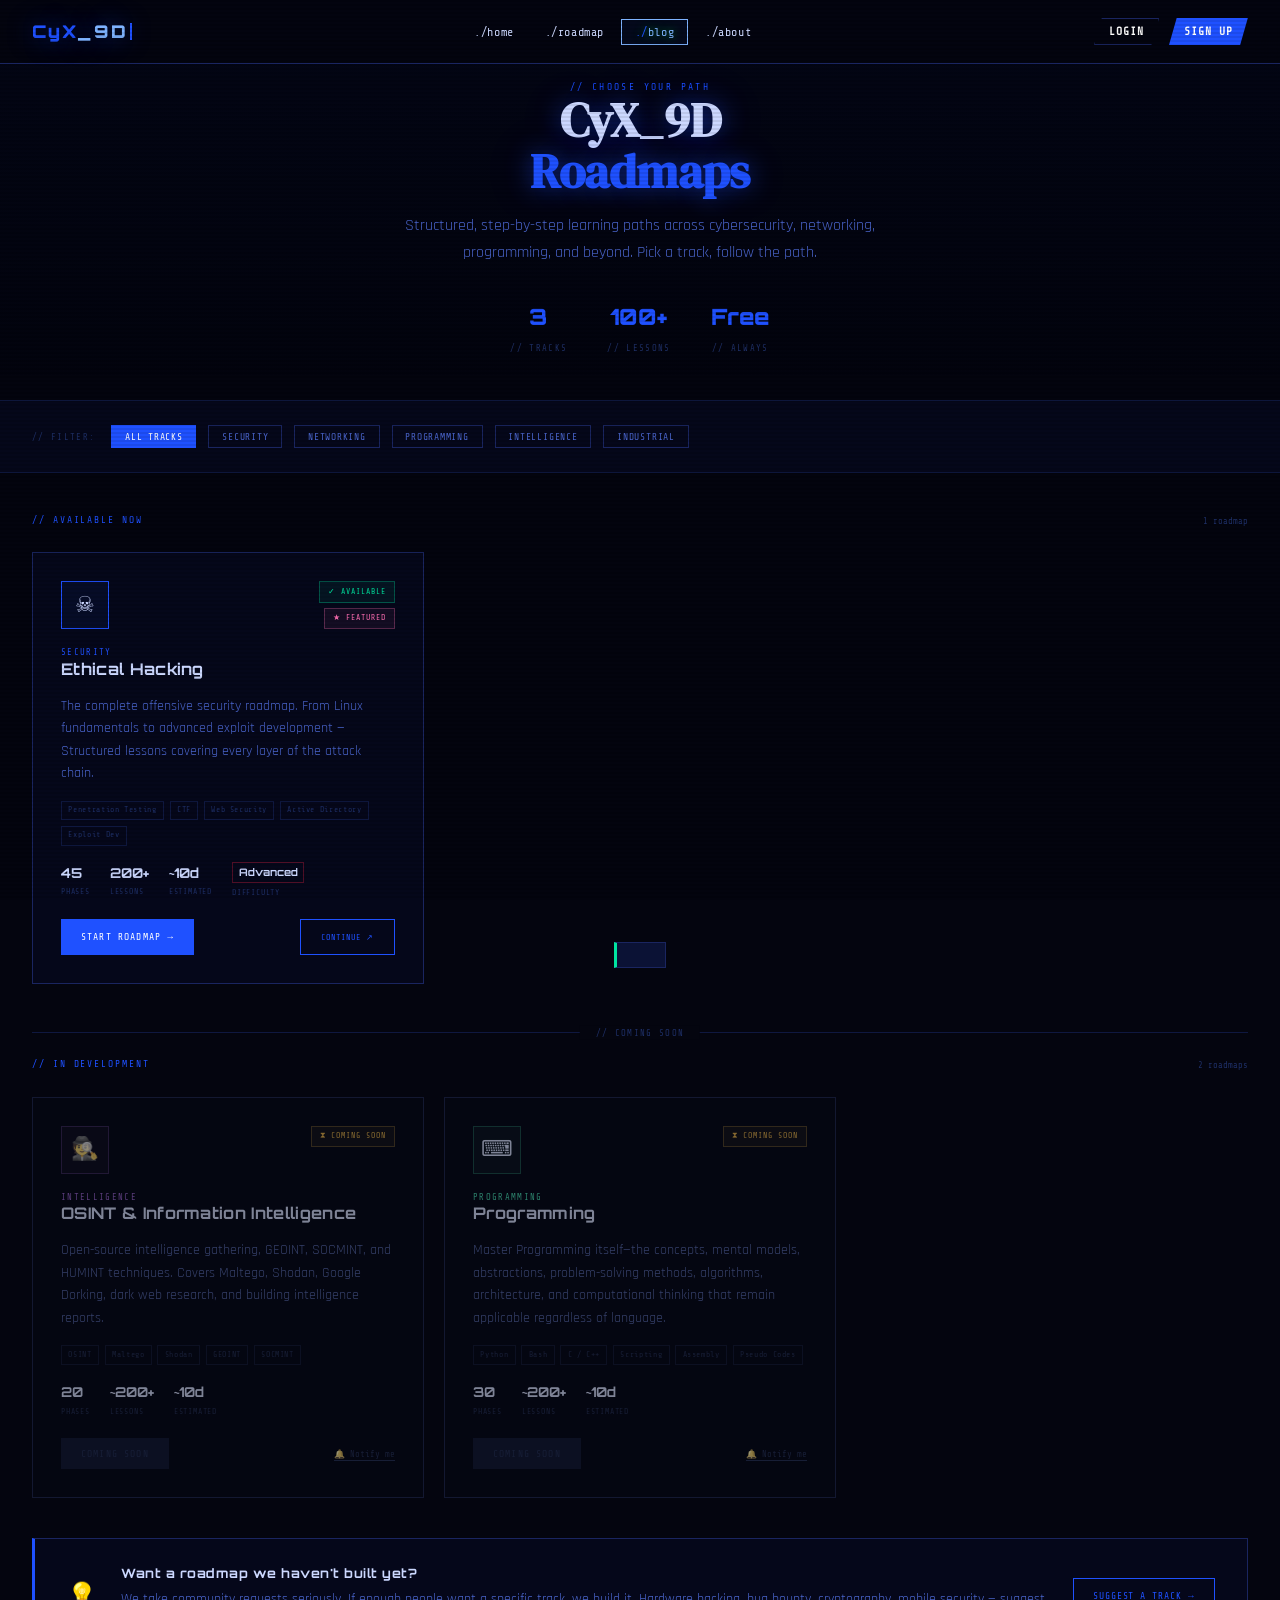
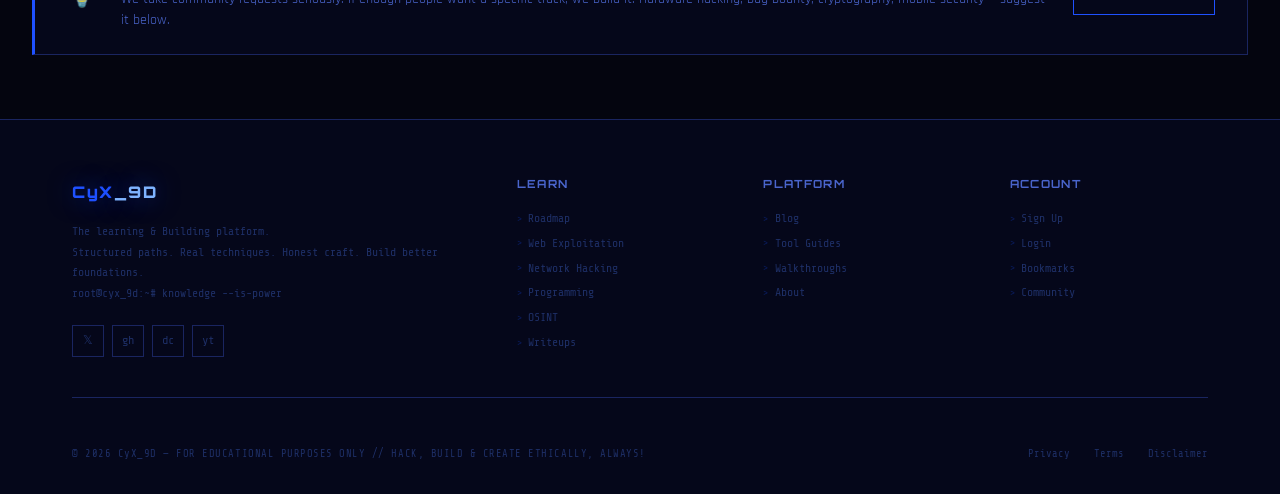
<file: roadmap/index.html>
<!DOCTYPE html>
<html lang="en">
<head>
  <meta charset="UTF-8" />
  <meta name="viewport" content="width=device-width, initial-scale=1.0">
  <meta name="description" content="🚧Explore CyX_9D — a cyber-inspired learning ecosystem built to help you understand, build, experiment, and master technology, science, engineering, and cybersecurity.">
  <meta name="author" content="David Patrick (Cyx3rpatriX)">
  <meta name="robots" content="index, follow">
  <!-- BRAND / BROWSER -->
  <meta name="application-name" content="CyX_9D">
  <meta name="theme-color" content="#1F51FF">
  <!-- CANONICAL URL -->
  <link rel="canonical" href="https://cyx3rpatrix.github.io/roadmap/">
  <!-- OPEN GRAPH — SOCIAL SHARING -->
  <meta property="og:type" content="website">
  <meta property="og:site_name" content="CyX_9D">
  <meta property="og:title" content="CyX_9D — Roadmap">
  <meta property="og:description" content="🚧Explore CyX_9D — a cyber-inspired learning ecosystem built to help you understand, build, experiment, and master technology, science, engineering, and cybersecurity.">
  <meta property="og:url" content="https://cyx3rpatrix.github.io/roadmap/">
  <meta property="og:image" content="https://cyx3rpatrix.github.io/assets/images/cyx-og-image.png">
  <meta property="og:image:alt" content="CyX_9D — Learn, Build & Master Technology">
  <!-- X / TWITTER CARD -->
  <meta name="twitter:card" content="summary_large_image">
  <meta name="twitter:title" content="CyX_9D — Learn, Build & Master Technology">
  <meta name="twitter:description" content="🚧Explore CyX_9D — a cyber-inspired learning ecosystem built to help you understand, build, experiment, and master technology, science, engineering, and cybersecurity.">
  <meta name="twitter:image" content="https://cyx3rpatrix.github.io/assets/images/cyx-og-image.png">
  <!-- FAVICON -->
  <link rel="icon" type="image/png" href="https://cyx3rpatrix.github.io/assets/images/favicon.png">
  <link rel="apple-touch-icon" href="https://cyx3rpatrix.github.io/assets/images/favicon.png">
  
  <!--
    OPTIONAL: WEB APP / PWA
    Only add manifest.json when you actually
    create a PWA manifest.
  -->
  <!-- <link rel="manifest" href="/manifest.json"> -->
  <!--
    OPTIONAL: JSON-LD STRUCTURED DATA
    Recommended later when we build your
    proper SEO/structured-data layer.
  -->
  <title>CyX_9D — Roadmaps</title>
  <link rel="stylesheet" href="../assets/css/themes.css">
  <link rel="stylesheet" href="../assets/css/base.css">
  <link rel="stylesheet" href="../assets/css/style.css">
  <link rel="stylesheet" href="../assets/css/layout.css">
  <link rel="preconnect" href="https://fonts.googleapis.com"/>
  <link rel="preconnect" href="https://fonts.gstatic.com" crossorigin/>
  <link href="https://fonts.googleapis.com/css2?family=Share+Tech+Mono&family=Orbitron:wght@400;700;900&family=Rajdhani:wght@300;400;500;600;700&family=DM+Serif+Display:ital@0;1&display=swap" rel="stylesheet"/>
  <style>
    /* ── HERO ──────────────────────────────────────── */
    .hero {
      position:relative; z-index:1;
      padding:4rem 2rem 2.5rem;
      text-align:center;
      border-bottom:1px solid var(--bdr2);
      background:linear-gradient(180deg, rgba(31,81,255,.03) 0%, transparent 100%);
    }
    .hero-eyebrow {
      font-family:var(--mono); font-size:.6rem; color:var(--blue);
      letter-spacing:.25em; text-transform:uppercase; margin-top:1rem;
    }
    .hero-title {
      font-family:var(--serif); font-size:clamp(1.8rem,4vw,3rem);
      font-weight:900; letter-spacing:-.01em; line-height:1.05;
      margin-bottom:1rem; text-shadow: var(--gb);
    }
    .hero-title em { color:var(--blue); font-style:normal; }
    .hero-sub {
      font-family:var(--body); font-size:1rem; color:var(--txt2);
      max-width:560px; margin:0 auto 2rem; line-height:1.7;
    }
    .hero-stats {
      display:flex; justify-content:center; gap:2.5rem; flex-wrap:wrap;
    }
    .hs { text-align:center; }
    .hs-num {
      font-family:var(--disp); font-size:1.4rem; font-weight:900;
      color:var(--blue); display:block;
    }
    .hs-lbl {
      font-family:var(--mono); font-size:.55rem; color:var(--txt3);
      letter-spacing:.15em; text-transform:uppercase;
    }

    /* ── FILTER BAR ─────────────────────────────────── */
    .filter-bar {
      position:relative; z-index:1;
      padding:1.5rem 2rem;
      display:flex; align-items:center; gap:.75rem; flex-wrap:wrap;
      border-bottom:1px solid var(--bdr2);
      background:var(--bg2);
    }
    .filter-label {
      font-family:var(--mono); font-size:.55rem; color:var(--txt3);
      letter-spacing:.15em; text-transform:uppercase; margin-right:.25rem;
    }
    .fb {
      font-family:var(--mono); font-size:.6rem; letter-spacing:.08em;
      text-transform:uppercase; padding:.35rem .8rem;
      background:transparent; border:1px solid var(--bdr);
      color:var(--txt2); cursor:none; transition:all .2s;
    }
    .fb:hover { border-color:var(--blue); color:var(--acc); }
    .fb.act   { background:var(--blue); border-color:var(--blue); color:#fff; }

    /* ── MAIN GRID ──────────────────────────────────── */
    .main {
      position:relative; z-index:1;
      max-width:1280px; margin:0 auto;
      padding:2.5rem 2rem 4rem;
    }

    .section-hdr {
      display:flex; align-items:center; justify-content:space-between;
      margin-bottom:1.5rem;
    }
    .section-title {
      font-family:var(--mono); font-size:.6rem; color:var(--blue);
      letter-spacing:.2em; text-transform:uppercase;
    }
    .section-count {
      font-family:var(--mono); font-size:.55rem; color:var(--txt3);
    }

    .roadmaps-grid {
      display:grid;
      grid-template-columns:repeat(auto-fill, minmax(340px, 1fr));
      gap:1.25rem;
    }

    /* ── ROADMAP CARD ──────────────────────────────── */
    .rm-card {
      position:relative;
      background:var(--bg2);
      border:1px solid var(--bdr);
      padding:1.75rem;
      display:flex; flex-direction:column; gap:1rem;
      transition:border-color .25s, transform .25s, box-shadow .25s;
      overflow:hidden;
      cursor:none;
    }
    .rm-card::before {
      content:''; position:absolute; top:0; left:0; right:0; height:2px;
      background:var(--card-color, var(--blue));
      transform:scaleX(0); transform-origin:left;
      transition:transform .3s;
    }
    .rm-card:hover { border-color:var(--card-color, var(--blue)); transform:translateY(-3px); box-shadow:0 8px 32px rgba(0,0,0,.4); }
    .rm-card:hover::before { transform:scaleX(1); }

    .rm-card.locked {
      opacity:.6; filter:grayscale(.4);
    }
    .rm-card.locked:hover { transform:none; box-shadow:none; border-color:var(--bdr); }
    .rm-card.locked::before { display:none; }

    /* Card header */
    .rm-card-top {
      display:flex; align-items:flex-start; justify-content:space-between; gap:1rem;
    }
    .rm-icon {
      width:48px; height:48px; flex-shrink:0;
      border:1px solid var(--card-color, var(--blue));
      background:rgba(31,81,255,.06);
      display:flex; align-items:center; justify-content:center;
      font-size:1.4rem;
    }
    .rm-badges { display:flex; flex-direction:column; align-items:flex-end; gap:.35rem; }
    .rm-badge {
      font-family:var(--mono); font-size:.5rem; letter-spacing:.12em;
      text-transform:uppercase; padding:.2rem .5rem;
      border:1px solid; white-space:nowrap;
    }
    .badge-avail  { color:var(--grn); border-color:rgba(0,229,160,.3); background:rgba(0,229,160,.06); }
    .badge-soon   { color:var(--amb); border-color:rgba(255,170,0,.3);  background:rgba(255,170,0,.06);  }
    .badge-beta   { color:var(--pur); border-color:rgba(168,85,247,.3); background:rgba(168,85,247,.06); }
    .badge-new    { color:var(--pnk); border-color:rgba(255,110,180,.3);background:rgba(255,110,180,.06);}

    /* Difficulty badge */
    .diff-badge {
      font-family:var(--mono); font-size:.48rem; letter-spacing:.1em;
      text-transform:uppercase; padding:.15rem .4rem; border:1px solid;
    }
    .diff-beg  { color:#00e5a0; border-color:rgba(0,229,160,.3);  }
    .diff-int  { color:#ffaa00; border-color:rgba(255,170,0,.3);  }
    .diff-adv  { color:#ff2244; border-color:rgba(255,34,68,.3);  }
    .diff-all  { color:#7eb3ff; border-color:rgba(126,179,255,.3);}

    /* Card body */
    .rm-cat {
      font-family:var(--mono); font-size:.55rem; color:var(--card-color, var(--blue));
      letter-spacing:.15em; text-transform:uppercase;
    }
    .rm-title {
      font-family:var(--disp); font-size:1rem; font-weight:700;
      color:var(--txt); letter-spacing:.02em; line-height:1.2;
    }
    .rm-desc {
      font-family:var(--body); font-size:.88rem; color:var(--txt2);
      line-height:1.6; flex:1;
    }

    /* Tags */
    .rm-tags { display:flex; flex-wrap:wrap; gap:.35rem; }
    .rm-tag {
      font-family:var(--mono); font-size:.5rem; letter-spacing:.08em;
      color:var(--txt3); border:1px solid var(--bdr2); padding:.15rem .4rem;
    }

    /* Progress bar */
    .rm-progress { display:flex; flex-direction:column; gap:.4rem; }
    .rm-prog-hdr {
      display:flex; justify-content:space-between;
      font-family:var(--mono); font-size:.55rem; color:var(--txt3);
    }
    .rm-prog-bar {
      height:3px; background:var(--bdr2); position:relative; overflow:hidden;
    }
    .rm-prog-fill {
      position:absolute; left:0; top:0; bottom:0;
      background:var(--card-color, var(--blue));
      transition:width 1s cubic-bezier(.22,1,.36,1);
    }

    /* Stats row */
    .rm-stats {
      display:flex; gap:1.25rem; flex-wrap:wrap;
    }
    .rm-stat {
      display:flex; flex-direction:column; gap:.2rem;
    }
    .rm-stat-num {
      font-family:var(--disp); font-size:.85rem; font-weight:700;
      color:var(--txt);
    }
    .rm-stat-lbl {
      font-family:var(--mono); font-size:.5rem; color:var(--txt3);
      letter-spacing:.1em; text-transform:uppercase;
    }

    /* CTA */
    .rm-cta {
      display:flex; align-items:center; justify-content:space-between;
      gap:1rem; margin-top:.25rem;
    }
    .rm-btn {
      font-family:var(--mono); font-size:.6rem; letter-spacing:.12em;
      text-transform:uppercase; text-decoration:none;
      padding:.65rem 1.25rem; border:none; cursor:none;
      transition:all .2s; display:inline-block;
    }
    .rm-btn-primary {
      background:var(--card-color, var(--blue)); color:#fff;
    }
    .rm-btn-primary:hover { opacity:.85; }
    .rm-btn-locked {
      background:var(--bdr2); color:var(--txt3); cursor:not-allowed;
    }
    .rm-btn-outline {
      background:transparent; color:var(--card-color, var(--blue));
      border:1px solid var(--card-color, var(--blue));
    }
    .rm-btn-outline:hover { background:var(--card-color, var(--blue)); color:#fff; }

    .rm-notify {
      font-family:var(--mono); font-size:.55rem; color:var(--txt3);
      cursor:none; text-decoration:underline; text-underline-offset:3px;
      background:none; border:none;
    }
    .rm-notify:hover { color:var(--acc); }

    /* ── COMING SOON SECTION ──────────────────────────── */
    .coming-soon-section { margin-top:3rem; }
    .divider-line {
      height:1px; background:var(--bdr2); margin-bottom:1.5rem; position:relative;
    }
    .divider-line span {
      position:absolute; left:50%; top:50%; transform:translate(-50%,-50%);
      background:var(--bg); padding:0 1rem;
      font-family:var(--mono); font-size:.55rem; color:var(--txt3); letter-spacing:.15em;
      text-transform:uppercase; white-space:nowrap;
    }

    /* ── SUGGEST BANNER ───────────────────────────────── */
    .suggest-banner {
      margin-top:2.5rem;
      background:var(--bg2);
      border:1px solid var(--bdr);
      border-left:3px solid var(--blue);
      padding:1.5rem 2rem;
      display:flex; align-items:center; gap:1.5rem; flex-wrap:wrap;
      position:relative; z-index:1;
    }
    .sb-icon { font-size:1.5rem; flex-shrink:0; }
    .sb-body { flex:1; }
    .sb-title {
      font-family:var(--disp); font-size:.8rem; font-weight:700;
      color:var(--txt); letter-spacing:.04em; margin-bottom:.35rem;
    }
    .sb-sub { font-family:var(--body); font-size:.85rem; color:var(--txt2); line-height:1.5; }
    .sb-cta {
      font-family:var(--mono); font-size:.6rem; letter-spacing:.1em;
      text-transform:uppercase; padding:.6rem 1.2rem;
      background:transparent; border:1px solid var(--blue);
      color:var(--blue); cursor:none; transition:all .2s; text-decoration:none;
      display:inline-block; white-space:nowrap;
    }
    .sb-cta:hover { background:var(--blue); color:#fff; }

    /* ── NOTIFY TOAST ─────────────────────────────── */
    .toast {
      position:fixed; bottom:2rem; left:50%; transform:translateX(-50%) translateY(100px);
      background:var(--surf2); border:1px solid var(--bdr);
      border-left:3px solid var(--grn);
      padding:.75rem 1.5rem;
      font-family:var(--mono); font-size:.65rem; color:var(--grn);
      letter-spacing:.08em; z-index:9999;
      transition:transform .3s cubic-bezier(.22,1,.36,1);
      pointer-events:none;
    }
    .toast.show { transform:translateX(-50%) translateY(0); }

    /* ── MOBILE ───────────────────────────────────── */
    @media (max-width:768px) {
      .roadmaps-grid { grid-template-columns:1fr; }
      .hero-stats { gap:1.5rem; }
      .filter-bar { gap:.5rem; }
      .suggest-banner { flex-direction:column; text-align:center; }
      .main { padding:2rem 1rem 3rem; }
    }
  </style>
</head>
<body>
  <!-- Custom Cursor -->
  <div id="cur"></div>
  <div id="crng"></div>

  <!-- Matrix Rain Canvas -->
  <canvas id="matrix-canvas"></canvas>

  <!-- Mobile Nav Overlay -->
  <div id="mnav">
    <a href="../index.html">Home</a>
    <a href="../roadmap/">Roadmap</a>
    <a href="../blog/">Blog</a>
    <a href="index.html">About</a>
    <a href="#" style="color:var(--acc)">Login</a>
    <a href="#" style="color:var(--blue)">Sign Up</a>
  </div>

  <!-- ─────── NAVBAR ─────── -->
  <nav id="navbar">
    <a href="../index.html" class="logo">
      <span class="logo-bracket"></span>CyX<span style="color:var(--acc)">_9D</span><span class="logo-bracket"></span>
      <span class="bl"></span>
    </a>

    <ul class="nlinks">
      <li><a href="../index.html">home</a></li>
      <li><a href="../roadmap/">roadmap</a></li>
      <li><a href="../blog/" class="act">blog</a></li>
      <li><a href="index.html">about</a></li>
    </ul>

    <div class="nauth">
      <a href="#"><button class="nbg">Login</button></a>
      <a href="#"><button class="nbp">Sign Up</button></a>
    </div>
    <button id="mclose">✕</button>
    <button class="nhb" id="hamburger" aria-label="Menu">
      <span></span><span></span><span></span>
    </button>
  </nav>
  
  <!-- Hero -->
  <section class="hero">
    <div class="hero-eyebrow">// choose your path</div>
    <h1 class="hero-title">CyX_9D <br><em>Roadmaps</em></h1>
    <p class="hero-sub">
      Structured, step-by-step learning paths across cybersecurity, networking,
      programming, and beyond. Pick a track, follow the path.
    </p>
    <div class="hero-stats">
      <div class="hs"><span class="hs-num" id="stat-tracks">3</span><span class="hs-lbl">// tracks</span></div>
      <div class="hs"><span class="hs-num">100+</span><span class="hs-lbl">// lessons</span></div>
      <div class="hs"><span class="hs-num">Free</span><span class="hs-lbl">// always</span></div>
    </div>
  </section>
  
  <!-- Filter bar -->
  <div class="filter-bar">
    <span class="filter-label">// filter:</span>
    <button class="fb act" data-filter="all">All Tracks</button>
    <button class="fb" data-filter="security">Security</button>
    <button class="fb" data-filter="networking">Networking</button>
    <button class="fb" data-filter="programming">Programming</button>
    <button class="fb" data-filter="intelligence">Intelligence</button>
    <button class="fb" data-filter="industrial">Industrial</button>
  </div>

  <!-- Main content -->
  <main class="main">

    <!-- Active roadmaps -->
    <div class="section-hdr">
      <span class="section-title">// available now</span>
      <span class="section-count" id="availCount">1 roadmap</span>
    </div>

    <div class="roadmaps-grid" id="roadmapsGrid">

      <!-- ── ETHICAL HACKING ── -->
      <div class="rm-card" style="--card-color:#1F51FF" data-cat="security">
        <div class="rm-card-top">
          <div class="rm-icon">☠</div>
          <div class="rm-badges">
            <span class="rm-badge badge-avail">✓ Available</span>
            <span class="rm-badge badge-new">★ Featured</span>
          </div>
        </div>
        <div>
          <div class="rm-cat">Security</div>
          <div class="rm-title">Ethical Hacking</div>
        </div>
        <p class="rm-desc">
          The complete offensive security roadmap. From Linux fundamentals to
          advanced exploit development — Structured lessons covering
          every layer of the attack chain.
        </p>
        <div class="rm-tags">
          <span class="rm-tag">Penetration Testing</span>
          <span class="rm-tag">CTF</span>
          <span class="rm-tag">Web Security</span>
          <span class="rm-tag">Active Directory</span>
          <span class="rm-tag">Exploit Dev</span>
        </div>
        <div class="rm-stats">
          <div class="rm-stat"><span class="rm-stat-num">45</span><span class="rm-stat-lbl">Phases</span></div>
          <div class="rm-stat"><span class="rm-stat-num">200+</span><span class="rm-stat-lbl">Lessons</span></div>
          <div class="rm-stat"><span class="rm-stat-num">~10d</span><span class="rm-stat-lbl">Estimated</span></div>
          <div class="rm-stat"><span class="rm-stat-num diff-adv" style="font-size:.65rem;border:1px solid rgba(255,34,68,.3);padding:.1rem .35rem">Advanced</span><span class="rm-stat-lbl">Difficulty</span></div>
        </div>
        <div class="rm-progress" id="ehProgress" style="display:none">
          <div class="rm-prog-hdr"><span>YOUR PROGRESS</span><span id="ehPct">0%</span></div>
          <div class="rm-prog-bar"><div class="rm-prog-fill" id="ehFill" style="width:0%"></div></div>
        </div>
        <div class="rm-cta">
          <a href="hacking.html" class="rm-btn rm-btn-primary">START ROADMAP →</a>
          <a href="hacking.html" class="rm-btn rm-btn-outline" style="font-size:.52rem">CONTINUE ↗</a>
        </div>
      </div>

    </div><!-- /roadmapsGrid -->

    <!-- Coming Soon -->
    <div class="coming-soon-section">
      <div class="divider-line"><span>// coming soon</span></div>

      <div class="section-hdr">
        <span class="section-title">// in development</span>
        <span class="section-count" id="soonCount">2 roadmaps</span>
      </div>

      <div class="roadmaps-grid" id="soonGrid">

        <!-- NETWORKING -->
       <!-- <div class="rm-card locked" style="--card-color:#00d4ff" data-cat="networking">
          <div class="rm-card-top">
            <div class="rm-icon" style="border-color:rgba(0,212,255,.3);background:rgba(0,212,255,.05)">📡</div>
            <div class="rm-badges">
              <span class="rm-badge badge-soon">⧗ Coming Soon</span>
            </div>
          </div>
          <div>
            <div class="rm-cat" style="color:#00d4ff">Networking</div>
            <div class="rm-title">Networking Fundamentals</div>
          </div>
          <p class="rm-desc">
            From OSI model to advanced routing. Covers TCP/IP, DNS, DHCP, VLANs,
            subnetting, firewalls, packet analysis with Wireshark, and network
            security fundamentals.
          </p>
          <div class="rm-tags">
            <span class="rm-tag">TCP/IP</span>
            <span class="rm-tag">Wireshark</span>
            <span class="rm-tag">Cisco</span>
            <span class="rm-tag">Subnetting</span>
            <span class="rm-tag">Firewalls</span>
          </div>
          <div class="rm-stats">
            <div class="rm-stat"><span class="rm-stat-num">6</span><span class="rm-stat-lbl">Phases</span></div>
            <div class="rm-stat"><span class="rm-stat-num">~48</span><span class="rm-stat-lbl">Lessons</span></div>
            <div class="rm-stat"><span class="rm-stat-num">~80h</span><span class="rm-stat-lbl">Estimated</span></div>
          </div>
          <div class="rm-cta">
            <button class="rm-btn rm-btn-locked" disabled>COMING SOON</button>
            <button class="rm-notify" onclick="notify('Networking')">🔔 Notify me</button>
          </div>
        </div>-->

        <!-- OSINT / INTELLIGENCE -->
        <div class="rm-card locked" style="--card-color:#a855f7" data-cat="intelligence">
          <div class="rm-card-top">
            <div class="rm-icon" style="border-color:rgba(168,85,247,.3);background:rgba(168,85,247,.05)">🕵</div>
            <div class="rm-badges">
              <span class="rm-badge badge-soon">⧗ Coming Soon</span>
            </div>
          </div>
          <div>
            <div class="rm-cat" style="color:#a855f7">Intelligence</div>
            <div class="rm-title">OSINT & Information Intelligence</div>
          </div>
          <p class="rm-desc">
            Open-source intelligence gathering, GEOINT, SOCMINT, and HUMINT techniques.
            Covers Maltego, Shodan, Google Dorking, dark web research, and building
            intelligence reports.
          </p>
          <div class="rm-tags">
            <span class="rm-tag">OSINT</span>
            <span class="rm-tag">Maltego</span>
            <span class="rm-tag">Shodan</span>
            <span class="rm-tag">GEOINT</span>
            <span class="rm-tag">SOCMINT</span>
          </div>
          <div class="rm-stats">
            <div class="rm-stat"><span class="rm-stat-num">20</span><span class="rm-stat-lbl">Phases</span></div>
            <div class="rm-stat"><span class="rm-stat-num">~200+</span><span class="rm-stat-lbl">Lessons</span></div>
            <div class="rm-stat"><span class="rm-stat-num">~10d</span><span class="rm-stat-lbl">Estimated</span></div>
          </div>
          <div class="rm-cta">
            <button class="rm-btn rm-btn-locked" disabled>COMING SOON</button>
            <button class="rm-notify" onclick="notify('OSINT & Intelligence')">🔔 Notify me</button>
          </div>
        </div>

        <!-- OT/SCADA -->
        <!--<div class="rm-card locked" style="--card-color:#ff6eb4" data-cat="industrial">
          <div class="rm-card-top">
            <div class="rm-icon" style="border-color:rgba(255,110,180,.3);background:rgba(255,110,180,.05)">⚙</div>
            <div class="rm-badges">
              <span class="rm-badge badge-soon">⧗ Coming Soon</span>
            </div>
          </div>
          <div>
            <div class="rm-cat" style="color:#ff6eb4">Industrial Security</div>
            <div class="rm-title">OT / SCADA Security</div>
          </div>
          <p class="rm-desc">
            Operational Technology and Industrial Control Systems security. Modbus,
            DNP3, ICS protocols, PLCs, HMIs, SCADA architecture, and attacking/defending
            industrial environments.
          </p>
          <div class="rm-tags">
            <span class="rm-tag">SCADA</span>
            <span class="rm-tag">ICS</span>
            <span class="rm-tag">Modbus</span>
            <span class="rm-tag">DNP3</span>
            <span class="rm-tag">PLC</span>
          </div>
          <div class="rm-stats">
            <div class="rm-stat"><span class="rm-stat-num">4</span><span class="rm-stat-lbl">Phases</span></div>
            <div class="rm-stat"><span class="rm-stat-num">~32</span><span class="rm-stat-lbl">Lessons</span></div>
            <div class="rm-stat"><span class="rm-stat-num">~70h</span><span class="rm-stat-lbl">Estimated</span></div>
          </div>
          <div class="rm-cta">
            <button class="rm-btn rm-btn-locked" disabled>COMING SOON</button>
            <button class="rm-notify" onclick="notify('OT/SCADA')">🔔 Notify me</button>
          </div>
        </div>-->

        <!-- PROGRAMMING FOR HACKERS -->
        <div class="rm-card locked" style="--card-color:#00e5a0" data-cat="programming">
          <div class="rm-card-top">
            <div class="rm-icon" style="border-color:rgba(0,229,160,.3);background:rgba(0,229,160,.05)">⌨</div>
            <div class="rm-badges">
              <span class="rm-badge badge-soon">⧗ Coming Soon</span>
            </div>
          </div>
          <div>
            <div class="rm-cat" style="color:#00e5a0">Programming</div>
            <div class="rm-title">Programming</div>
          </div>
          <p class="rm-desc">
            Master Programming itself—the concepts, mental models, abstractions, problem-solving methods, algorithms, architecture, and computational thinking that remain applicable regardless of language.
            
          </p>
          <div class="rm-tags">
            <span class="rm-tag">Python</span>
            <span class="rm-tag">Bash</span>
            <span class="rm-tag">C / C++</span>
            <span class="rm-tag">Scripting</span>
            <span class="rm-tag">Assembly</span>
            <span class="rm-tag">Pseudo Codes</span>
          </div>
          <div class="rm-stats">
            <div class="rm-stat"><span class="rm-stat-num">30</span><span class="rm-stat-lbl">Phases</span></div>
            <div class="rm-stat"><span class="rm-stat-num">~200+</span><span class="rm-stat-lbl">Lessons</span></div>
            <div class="rm-stat"><span class="rm-stat-num">~10d</span><span class="rm-stat-lbl">Estimated</span></div>
          </div>
          <div class="rm-cta">
            <button class="rm-btn rm-btn-locked" disabled>COMING SOON</button>
            <button class="rm-notify" onclick="notify('Programming for Hackers')">🔔 Notify me</button>
          </div>
        </div>

        <!-- CLOUD SECURITY -->
        <!--<div class="rm-card locked" style="--card-color:#ffaa00" data-cat="security">
          <div class="rm-card-top">
            <div class="rm-icon" style="border-color:rgba(255,170,0,.3);background:rgba(255,170,0,.05)">☁</div>
            <div class="rm-badges">
              <span class="rm-badge badge-soon">⧗ Coming Soon</span>
            </div>
          </div>
          <div>
            <div class="rm-cat" style="color:#ffaa00">Security</div>
            <div class="rm-title">Cloud Security</div>
          </div>
          <p class="rm-desc">
            AWS, Azure, and GCP attack and defence. IAM misconfigurations, S3 bucket
            takeovers, serverless exploitation, container escapes, and cloud-native
            security tooling.
          </p>
          <div class="rm-tags">
            <span class="rm-tag">AWS</span>
            <span class="rm-tag">Azure</span>
            <span class="rm-tag">GCP</span>
            <span class="rm-tag">IAM</span>
            <span class="rm-tag">Containers</span>
          </div>
          <div class="rm-stats">
            <div class="rm-stat"><span class="rm-stat-num">4</span><span class="rm-stat-lbl">Phases</span></div>
            <div class="rm-stat"><span class="rm-stat-num">~38</span><span class="rm-stat-lbl">Lessons</span></div>
            <div class="rm-stat"><span class="rm-stat-num">~90h</span><span class="rm-stat-lbl">Estimated</span></div>
          </div>
          <div class="rm-cta">
            <button class="rm-btn rm-btn-locked" disabled>COMING SOON</button>
            <button class="rm-notify" onclick="notify('Cloud Security')">🔔 Notify me</button>
          </div>
        </div>-->

        <!-- MALWARE ANALYSIS -->
        <!--<div class="rm-card locked" style="--card-color:#ff2244" data-cat="security">
          <div class="rm-card-top">
            <div class="rm-icon" style="border-color:rgba(255,34,68,.3);background:rgba(255,34,68,.05)">🦠</div>
            <div class="rm-badges">
              <span class="rm-badge badge-soon">⧗ Coming Soon</span>
            </div>
          </div>
          <div>
            <div class="rm-cat" style="color:#ff2244">Security</div>
            <div class="rm-title">Malware Analysis & Reverse Engineering</div>
          </div>
          <p class="rm-desc">
            Static and dynamic malware analysis, sandbox environments, Ghidra/IDA Pro,
            unpacking, deobfuscation, and writing detection rules (YARA, Sigma).
          </p>
          <div class="rm-tags">
            <span class="rm-tag">Ghidra</span>
            <span class="rm-tag">IDA Pro</span>
            <span class="rm-tag">YARA</span>
            <span class="rm-tag">Sandbox</span>
            <span class="rm-tag">RE</span>
          </div>
          <div class="rm-stats">
            <div class="rm-stat"><span class="rm-stat-num">5</span><span class="rm-stat-lbl">Phases</span></div>
            <div class="rm-stat"><span class="rm-stat-num">~44</span><span class="rm-stat-lbl">Lessons</span></div>
            <div class="rm-stat"><span class="rm-stat-num">~110h</span><span class="rm-stat-lbl">Estimated</span></div>
          </div>
          <div class="rm-cta">
            <button class="rm-btn rm-btn-locked" disabled>COMING SOON</button>
            <button class="rm-notify" onclick="notify('Malware Analysis')">🔔 Notify me</button>
          </div>
        </div>-->

        <!-- DEFENSIVE / BLUE TEAM -->
        <!--<div class="rm-card locked" style="--card-color:#7eb3ff" data-cat="security">
          <div class="rm-card-top">
            <div class="rm-icon" style="border-color:rgba(126,179,255,.3);background:rgba(126,179,255,.05)">🛡</div>
            <div class="rm-badges">
              <span class="rm-badge badge-soon">⧗ Coming Soon</span>
            </div>
          </div>
          <div>
            <div class="rm-cat" style="color:#7eb3ff">Blue Team</div>
            <div class="rm-title">Defensive Security & SOC Operations</div>
          </div>
          <p class="rm-desc">
            Threat detection, incident response, SIEM operations (Splunk, Elastic),
            log analysis, threat hunting, digital forensics, and building detection
            rules for real-world attacks.
          </p>
          <div class="rm-tags">
            <span class="rm-tag">SIEM</span>
            <span class="rm-tag">Splunk</span>
            <span class="rm-tag">Threat Hunting</span>
            <span class="rm-tag">DFIR</span>
            <span class="rm-tag">SOC</span>
          </div>
          <div class="rm-stats">
            <div class="rm-stat"><span class="rm-stat-num">5</span><span class="rm-stat-lbl">Phases</span></div>
            <div class="rm-stat"><span class="rm-stat-num">~40</span><span class="rm-stat-lbl">Lessons</span></div>
            <div class="rm-stat"><span class="rm-stat-num">~95h</span><span class="rm-stat-lbl">Estimated</span></div>
          </div>
          <div class="rm-cta">
            <button class="rm-btn rm-btn-locked" disabled>COMING SOON</button>
            <button class="rm-notify" onclick="notify('Blue Team / SOC')">🔔 Notify me</button>
          </div>
        </div>-->

      </div><!-- /soonGrid -->
    </div><!-- /coming-soon-section -->

    <!-- Suggest a roadmap banner -->
    <div class="suggest-banner">
      <div class="sb-icon">💡</div>
      <div class="sb-body">
        <div class="sb-title">Want a roadmap we haven't built yet?</div>
        <div class="sb-sub">We take community requests seriously. If enough people want a specific track, we build it. Hardware hacking, bug bounty, cryptography, mobile security — suggest it below.</div>
      </div>
      <a href="#" target="_blank" class="sb-cta">SUGGEST A TRACK →</a>
    </div>

  </main>
  
  <!-- ────────────── FOOTER ────────────── -->
  <footer>
        <div class="container">
            <div class="footer-grid">
                <div class="footer-brand">
                    <a href="#" class="logo">
                        <span class="logo-bracket"></span>CyX<span style="color:var(--acc)">_9D</span><span class="logo-bracket"></span>
                    </a>
                    <p class="footer-tagline">
                        The learning &amp; Building platform.<br>
                        Structured paths. Real techniques. Honest craft. Build better foundations.<br>
                        root@cyx_9d:~# knowledge --is-power
                    </p>
                    <div class="footer-socials">
                        <a href="https://x.com/@cyx3rpatrix" class="social-btn" title="Twitter">𝕏</a>
                        <a href="https://github.com/Cyx3rpatriX" class="social-btn" title="GitHub">gh</a>
                        <a href="" class="social-btn" title="Discord">dc</a>
                        <a href="" class="social-btn" title="YouTube">yt</a>
                    </div>
                </div>

                <div>
                    <div class="footer-heading">Learn</div>
                    <ul class="footer-links">
                        <li><a href="/roadmap/">Roadmap</a></li>
                        <li><a href="#">Web Exploitation</a></li>
                        <li><a href="#">Network Hacking</a></li>
                        <li><a href="#">Programming</a></li>
                        <li><a href="#">OSINT</a></li>
                        <li><a href="#">Writeups</a></li>
                    </ul>
                </div>


                <div>
                    <div class="footer-heading">Platform</div>
                    <ul class="footer-links">
                        <li><a href="/blog/">Blog</a></li>
                        <li><a href="#">Tool Guides</a></li>
                        <li><a href="#">Walkthroughs</a></li>
                        <li><a href="/about/">About</a></li>
                    </ul>
                </div>

                <div>
                    <div class="footer-heading">Account</div>
                    <ul class="footer-links">
                        <li><a href="#">Sign Up</a></li>
                        <li><a href="#">Login</a></li>
                        <li><a href="#">Bookmarks</a></li>
                        <li><a href="#">Community</a></li>
                    </ul>
                </div>
            </div>

            <div class="footer-bottom">
                <div class="footer-copy">
                        © 2026 CyX_9D — FOR EDUCATIONAL PURPOSES ONLY // HACK, BUILD &amp; CREATE ETHICALLY, ALWAYS!
                </div>
                <div class="footer-legal">
                    <a href="">Privacy</a>
                    <a href="">Terms</a>
                    <a href="">Disclaimer</a>
                </div>
            </div>
        </div>
  </footer>
  
  <!-- Toast notification -->
  <div class="toast" id="toast"></div>
  
  <script src="../assets/js/index.js"></script>
  <script>
    /* ── Filter ──────────────────────────────────── */
    document.querySelectorAll('.fb').forEach(btn => {
      btn.addEventListener('click', () => {
        document.querySelectorAll('.fb').forEach(b => b.classList.remove('act'));
        btn.classList.add('act');
        const f = btn.dataset.filter;

        /* Available cards */
        const avail = document.querySelectorAll('#roadmapsGrid .rm-card');
        let aCount = 0;
        avail.forEach(card => {
          const show = f==='all' || card.dataset.cat===f;
          card.style.display = show ? '' : 'none';
          if (show) aCount++;
        });
        document.getElementById('availCount').textContent = aCount + ' roadmap' + (aCount!==1?'s':'');

        /* Coming soon cards */
        const soon = document.querySelectorAll('#soonGrid .rm-card');
        let sCount = 0;
        soon.forEach(card => {
          const show = f==='all' || card.dataset.cat===f;
          card.style.display = show ? '' : 'none';
          if (show) sCount++;
        });
        document.getElementById('soonCount').textContent = sCount + ' roadmap' + (sCount!==1?'s':'');

        /* Hide coming-soon section if nothing visible */
        const cs = document.querySelector('.coming-soon-section');
        cs.style.display = sCount===0 ? 'none' : '';
      });
    });

    /* ── Notify me ─────────────────────────────────── */
    window.notify = (track) => {
      const t = document.getElementById('toast');
      t.textContent = '🔔 We\'ll notify you when ' + track + ' launches!';
      t.classList.add('show');
      setTimeout(() => t.classList.remove('show'), 3000);
    };

    /* ── Load live progress from localStorage + API ──────── */
    (function loadProgress() {
      try {
        const ls = JSON.parse(localStorage.getItem('cyxlab_roadmap_v1')||'{}');
        const count = Object.keys(ls).length;
        const pct   = Math.round(count / 42 * 100);
        if (count > 0) {
          document.getElementById('ehProgress').style.display = '';
          document.getElementById('ehPct').textContent   = pct + '%';
          document.getElementById('ehFill').style.width  = pct + '%';
        }
      } catch {}
    })();

    /* ── Live stats from API ──────────────────────────── */
    (function loadStats() {
      const base = window.CYXLAB_API_BASE
        || (location.hostname==='localhost'||location.hostname==='127.0.0.1'
            ? 'http://localhost:4000' : 'https://api.cyx_9d.io');
      fetch(base + '/api/stats')
        .then(r => r.json())
        .then(d => {
          const s = d.data || d;
          const fmt = n => n >= 1000 ? (n/1000).toFixed(1)+'k' : String(n||0);
          const el = document.getElementById('stat-members');
          if (el && s.members) el.textContent = fmt(s.members);
        }).catch(() => {});
    })();
  </script>

  <script>
    window.CYX_9D_API_BASE = window.location.hostname === 'localhost' || window.location.hostname === '127.0.0.1'
      ? 'http://localhost:4000' : 'https://api.cyx_9d.io';
  </script>

</body>
</html>
</file>
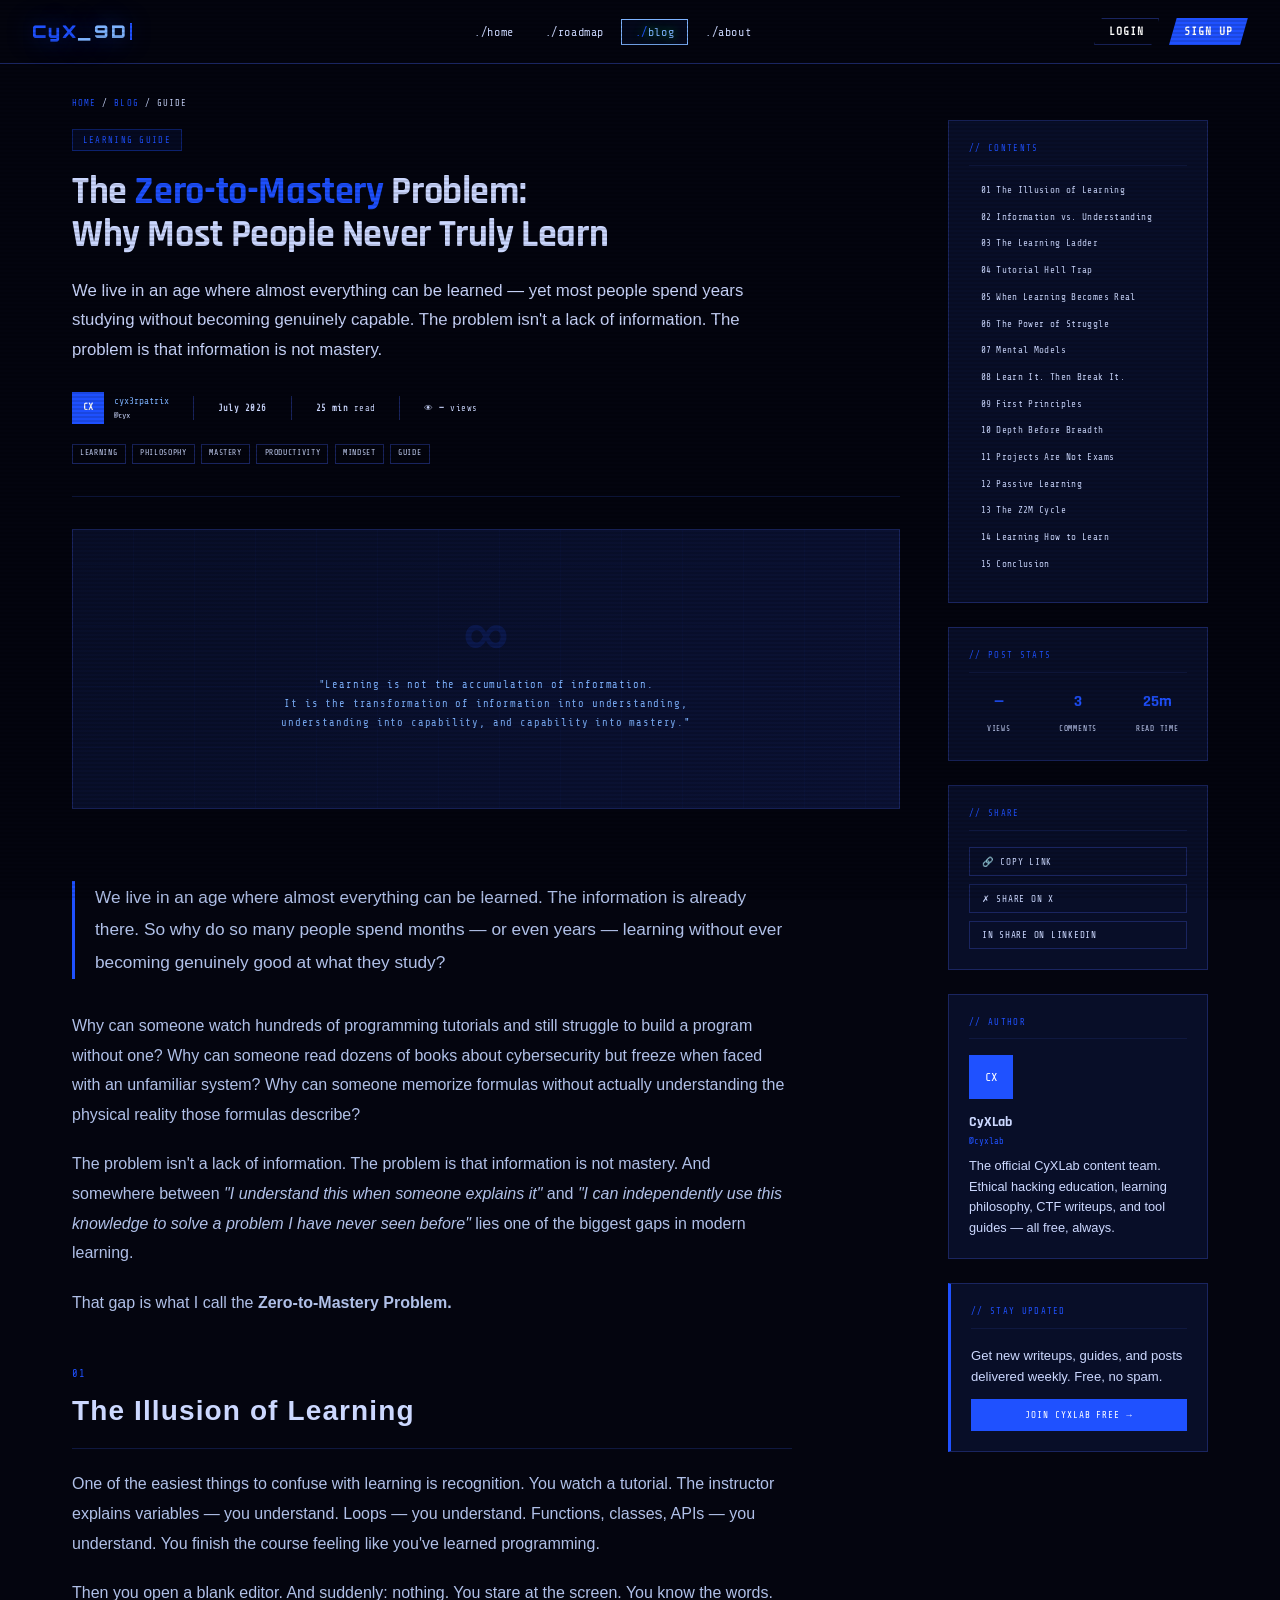
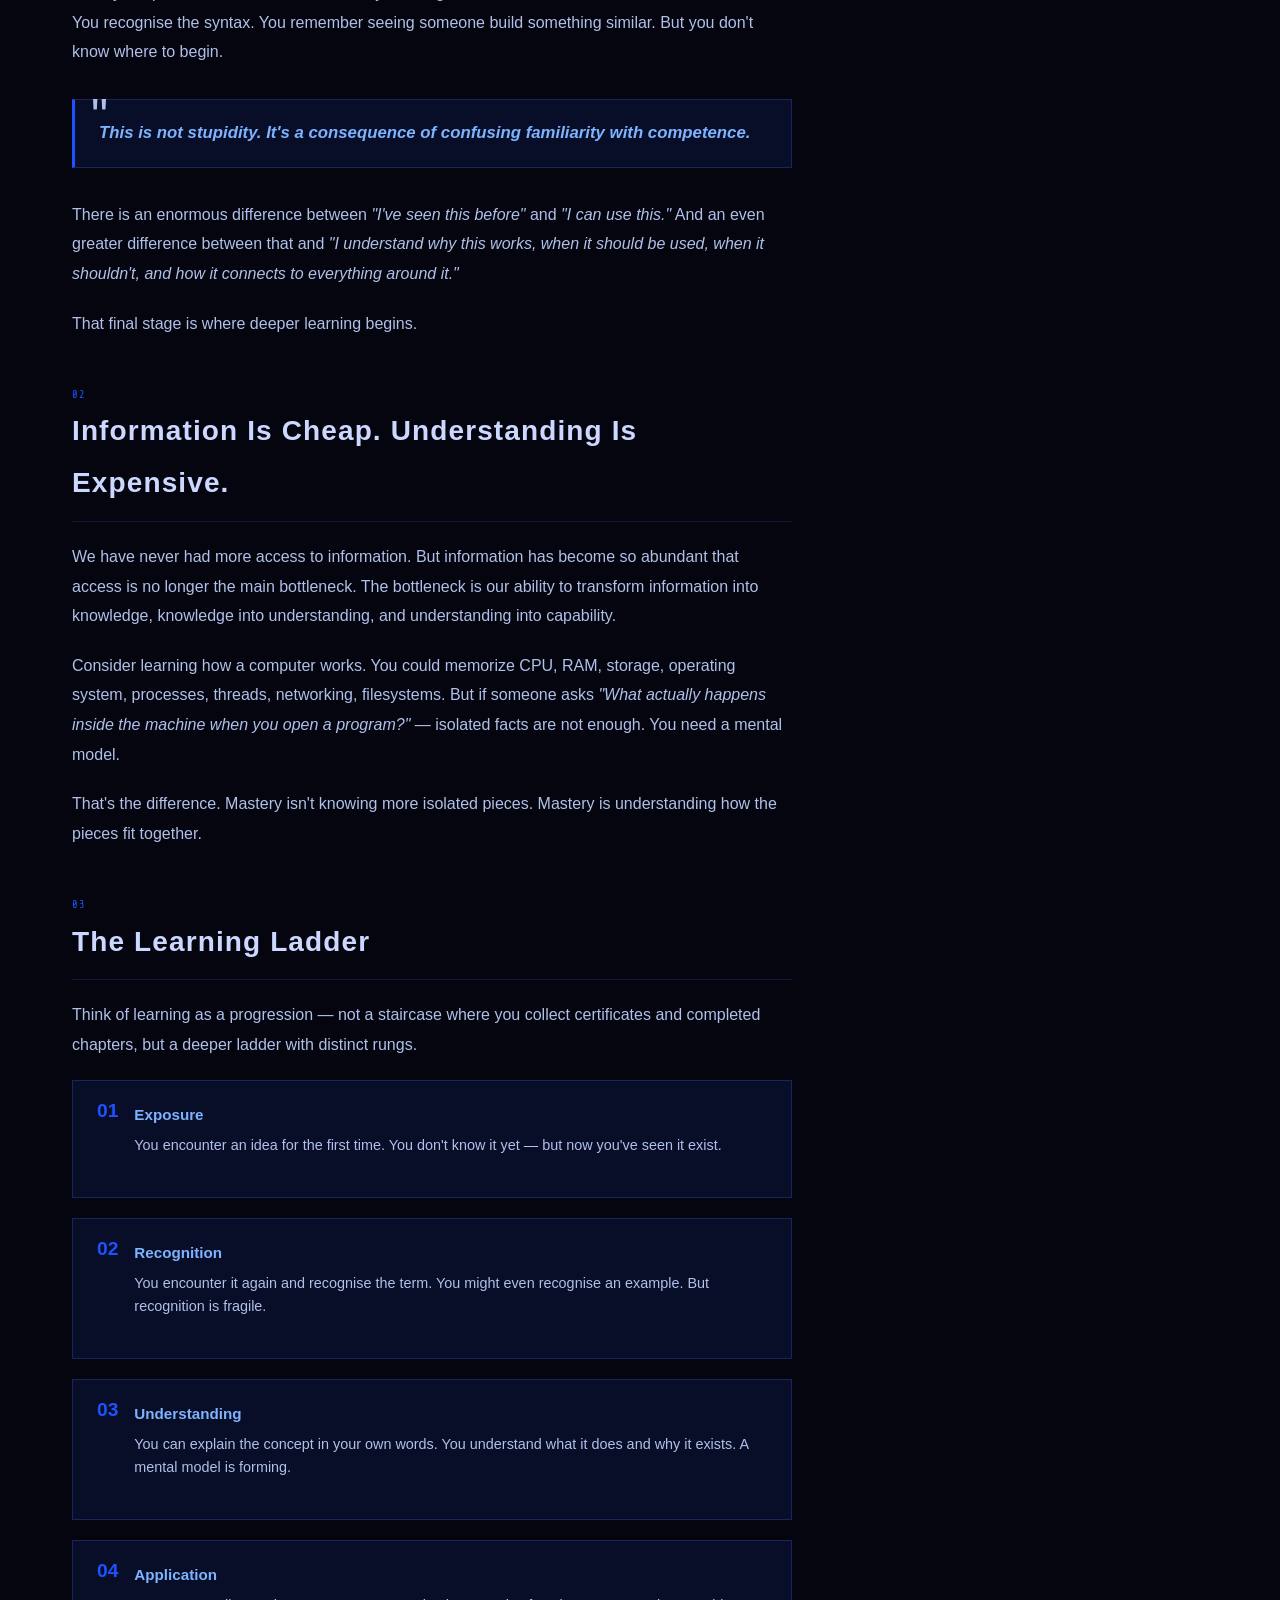
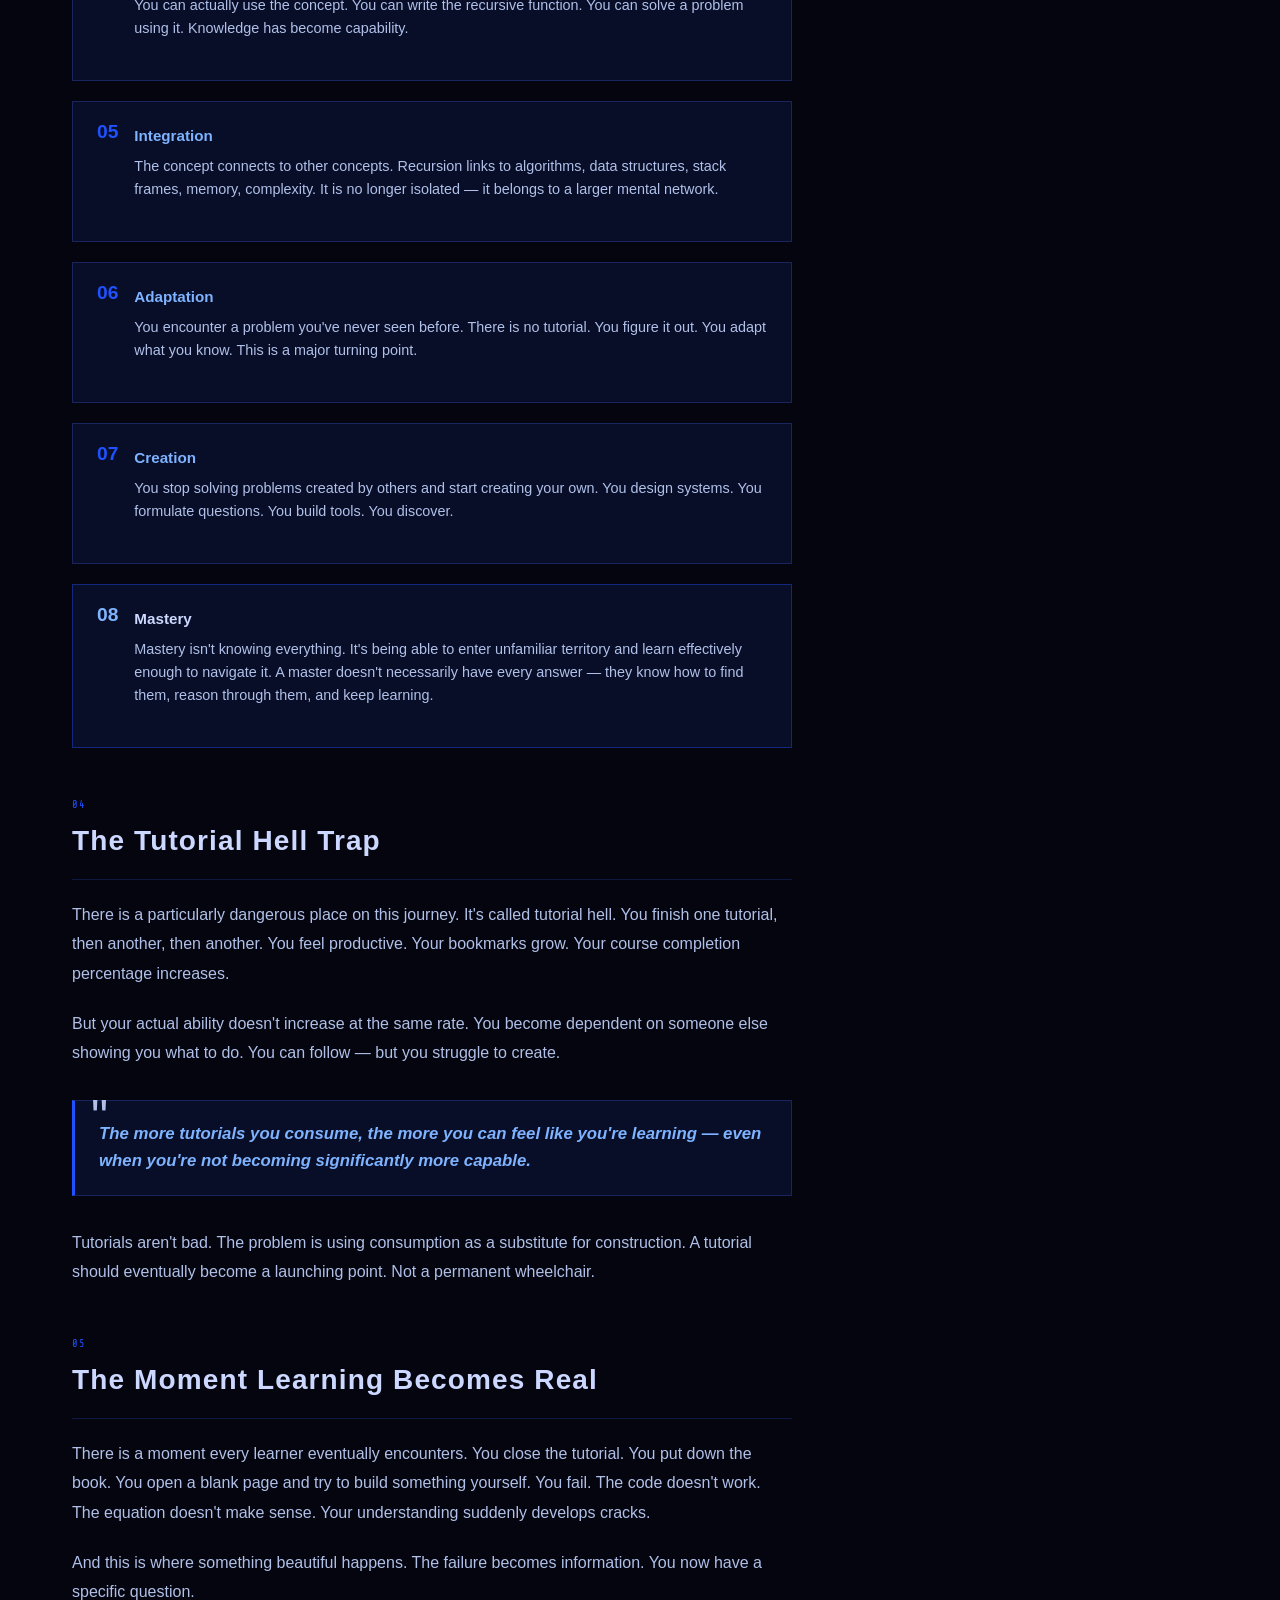
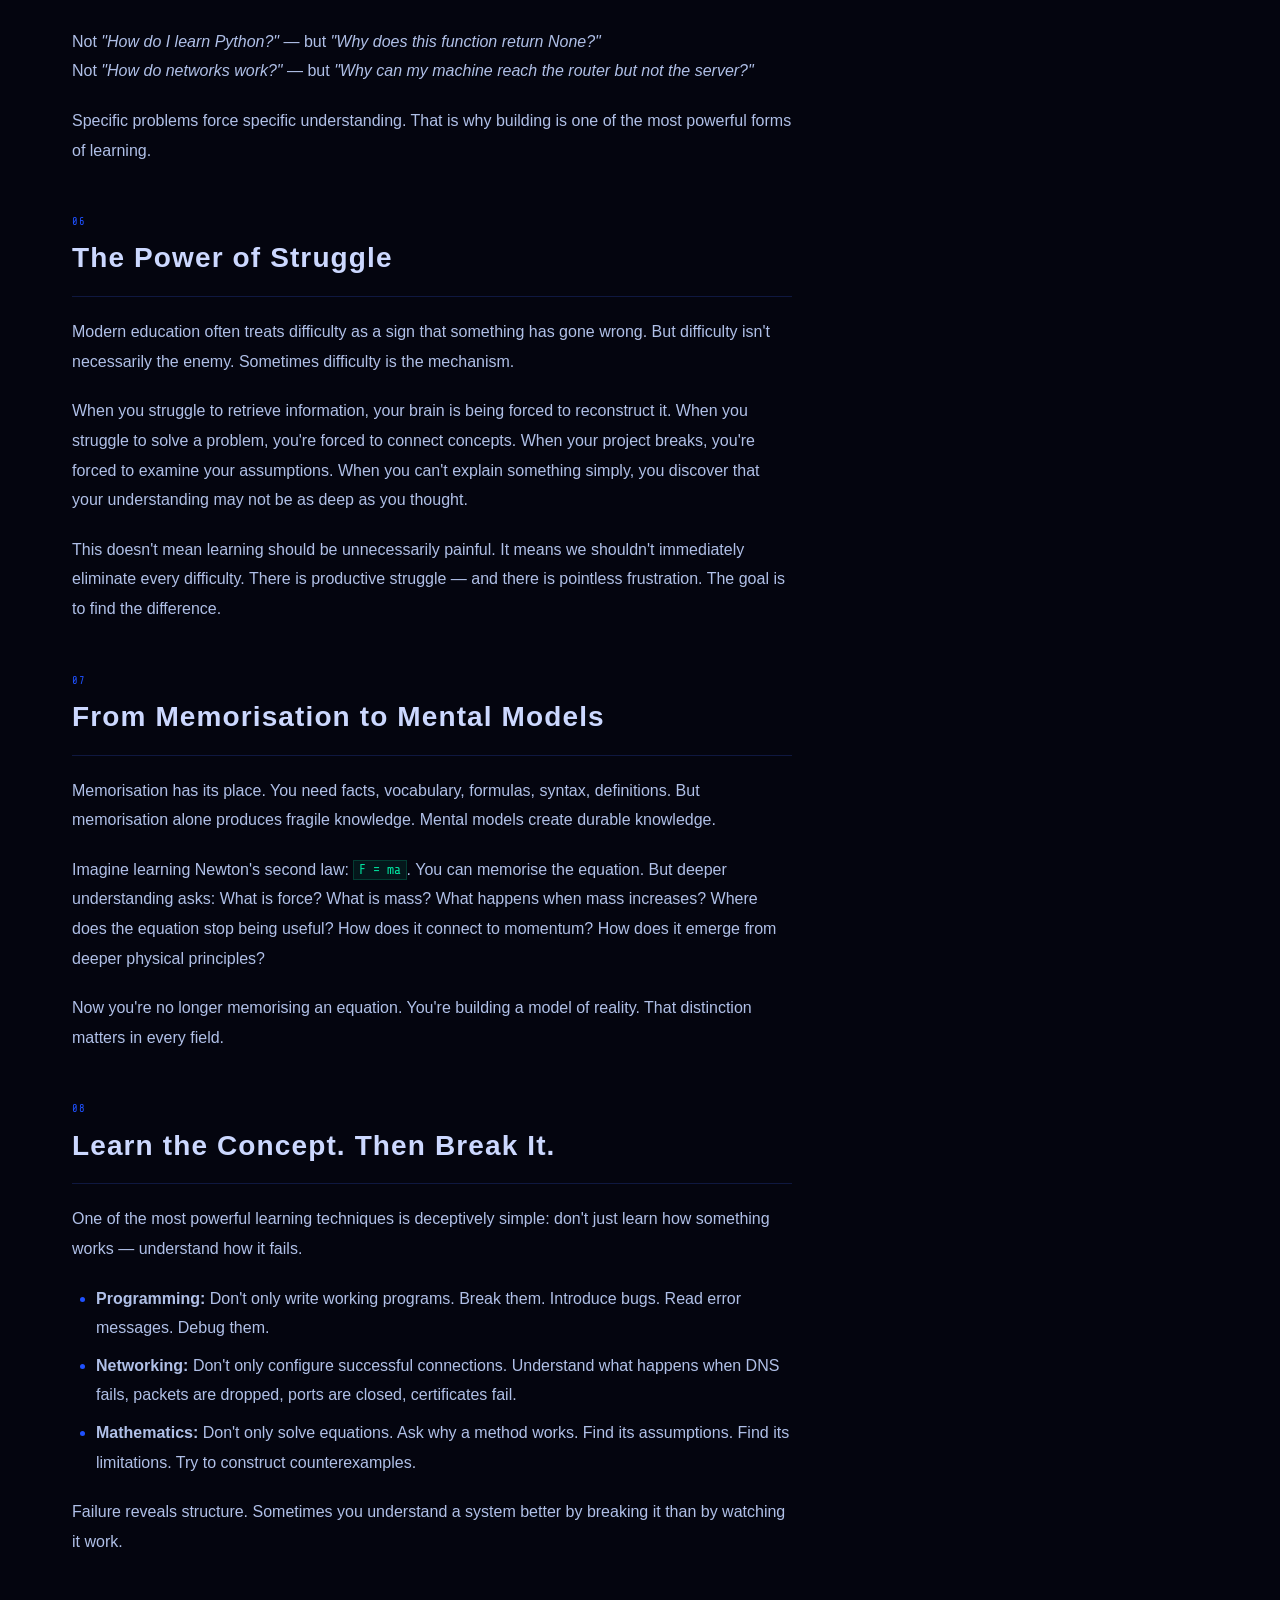
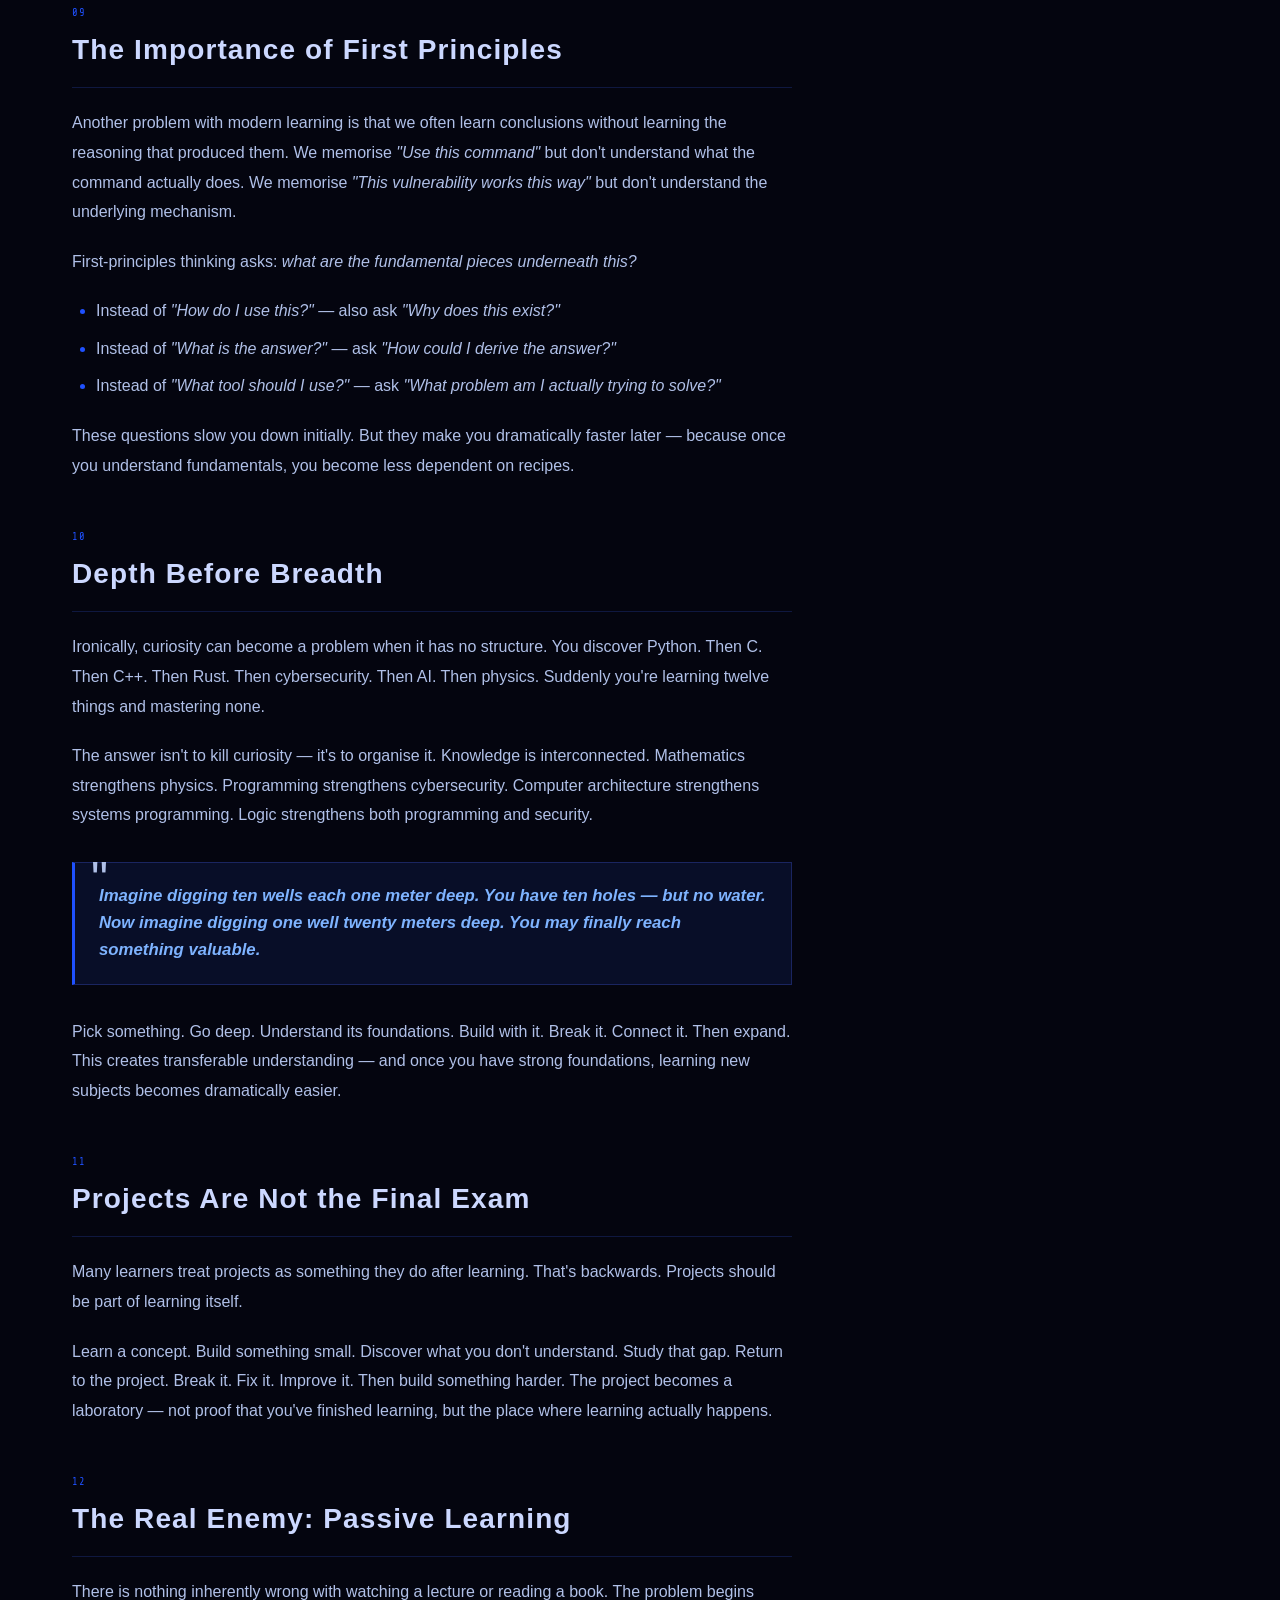
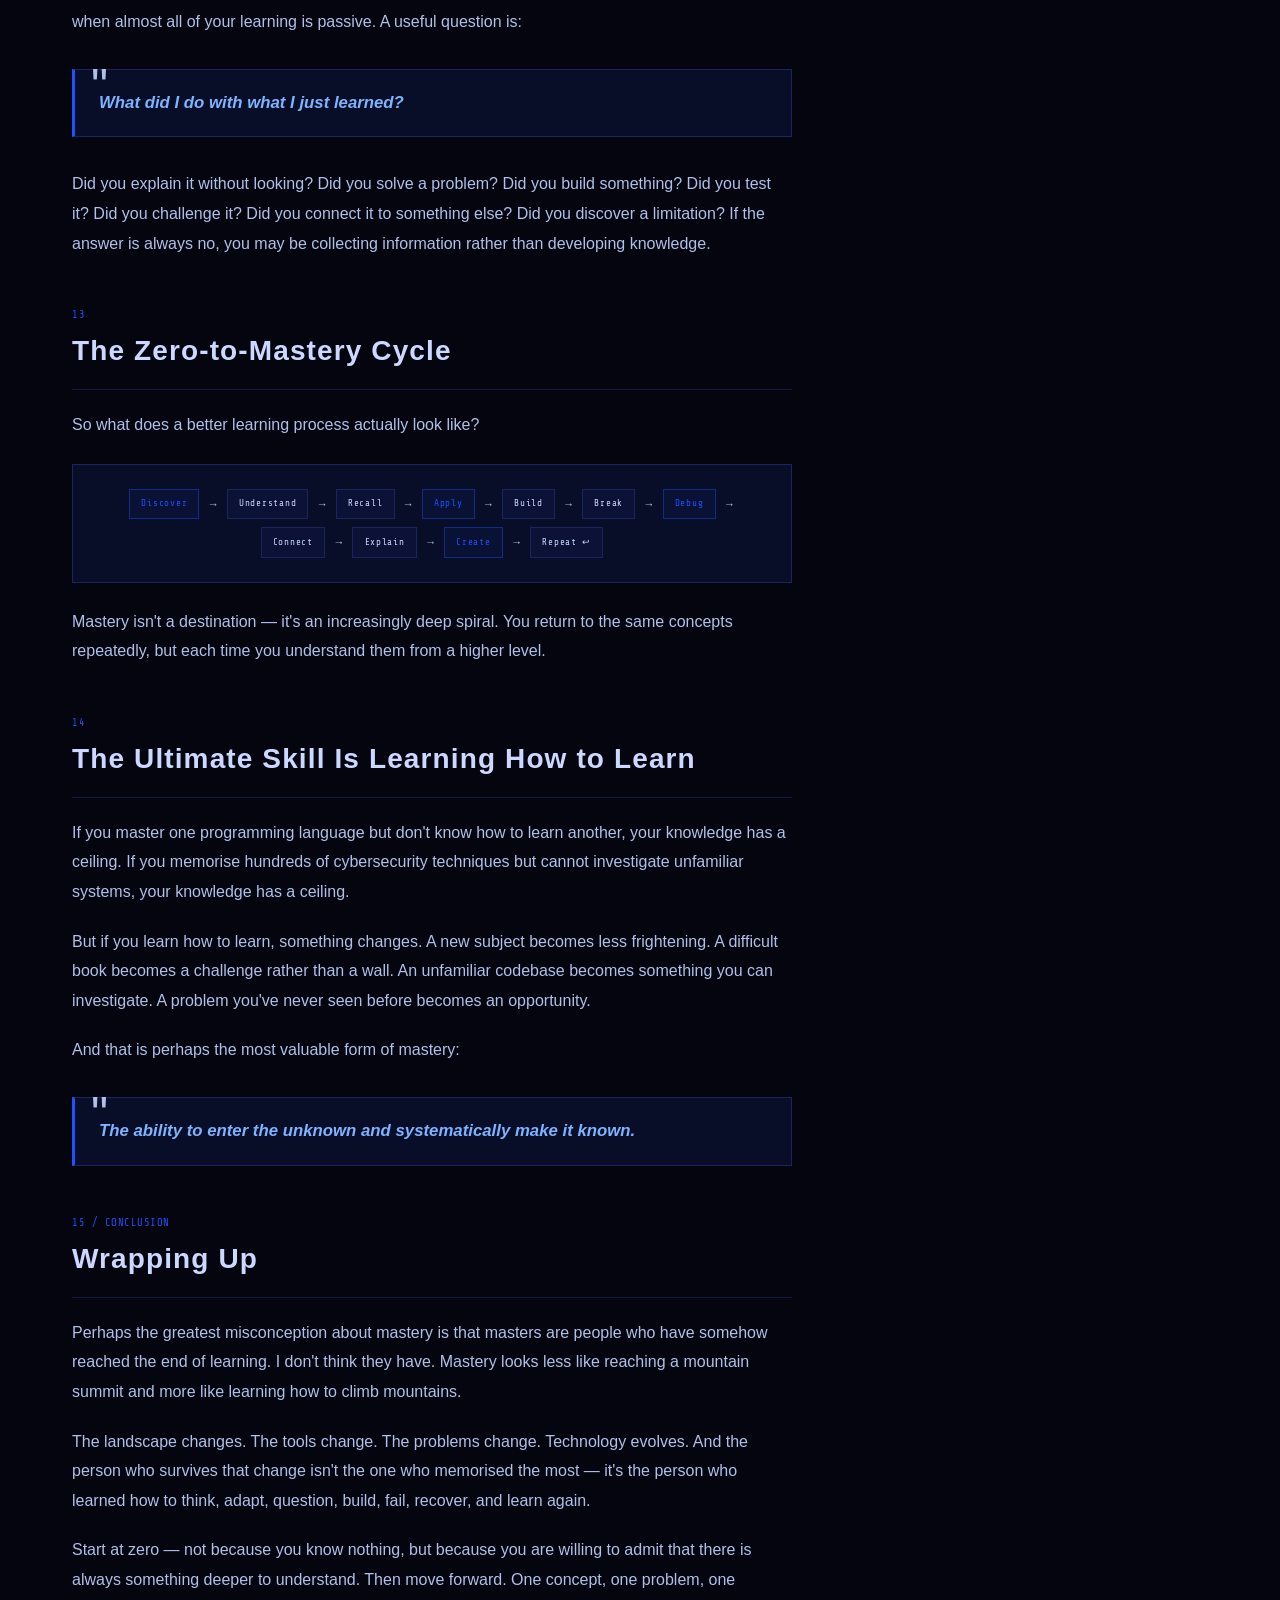
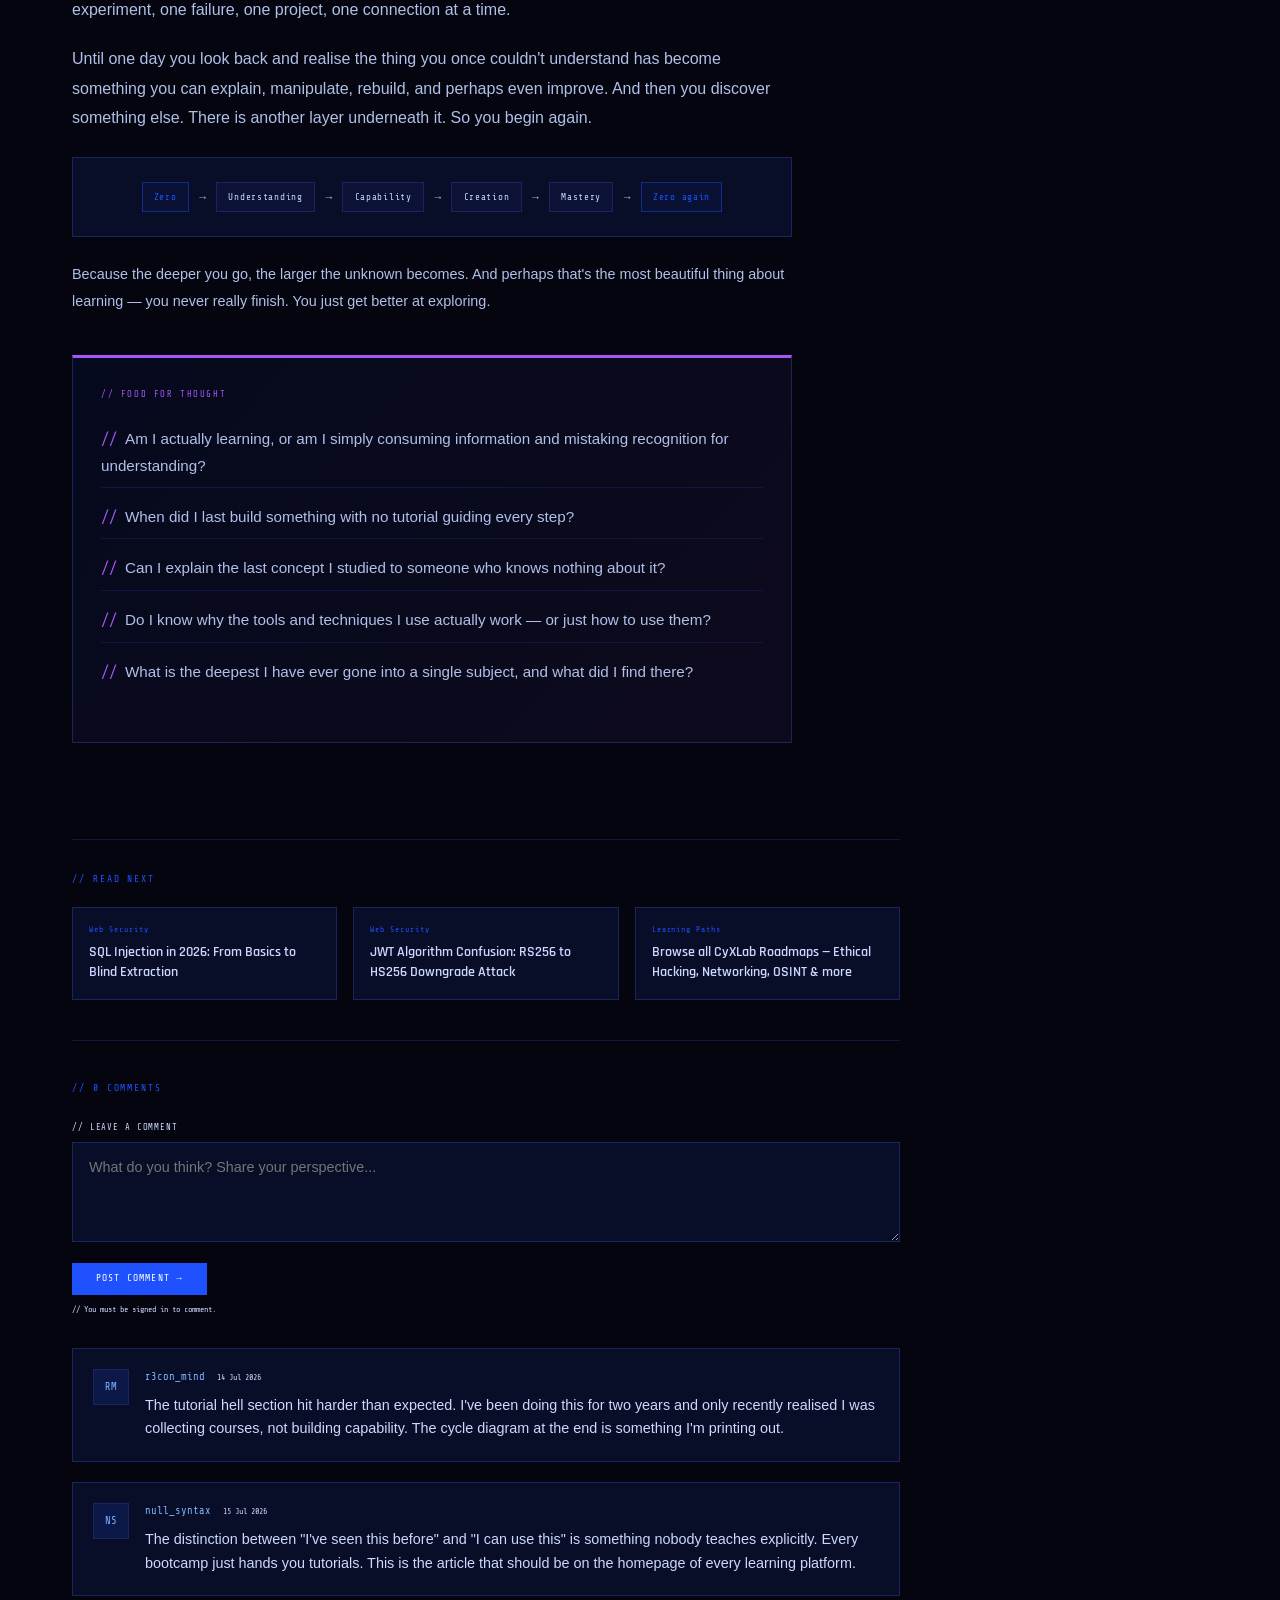
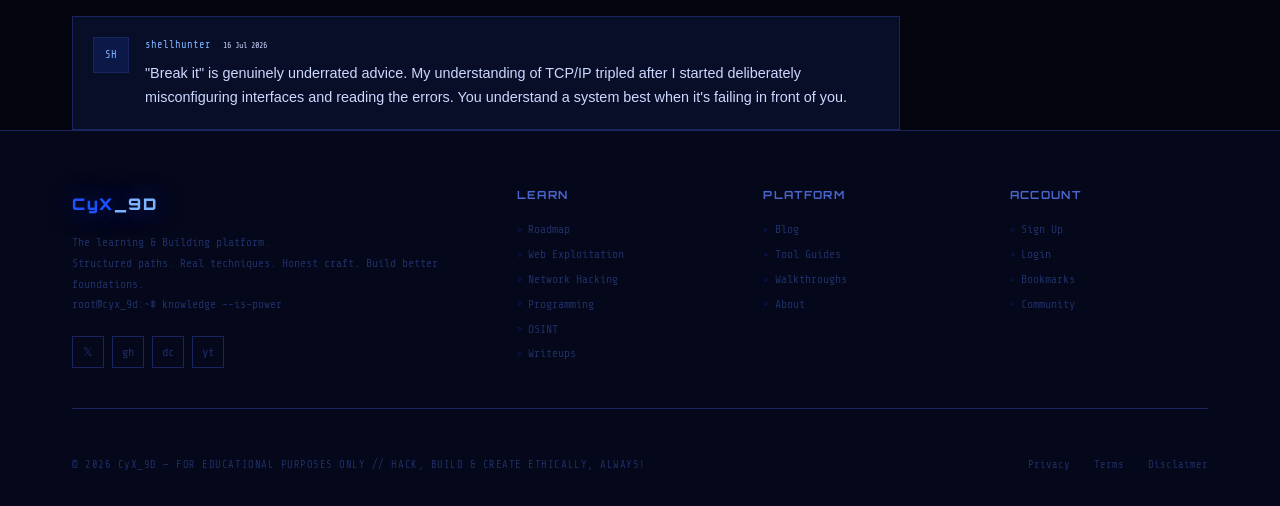
<file: blog/zero-mastery.html>
<!DOCTYPE html>
<html lang="en">
<head>  
  <meta charset="UTF-8" />
  <metra name="viewport" content="width=device-width, initial-scale=1.0">
  <meta name="description" content="Why most people never truly learn. The gap between information and mastery — and how to close it."/>
  <meta name="author" content="David Patrick (Cyx3rpatriX)">
  <meta name="robots" content="index, follow">
  <!-- BRAND / BROWSER -->
  <meta name="application-name" content="CyX_9D">
  <meta name="theme-color" content="#1F51FF">
  <!-- CANONICAL URL -->
  <link rel="canonical" href="https://cyx3rpatrix.github.io/blog/">
  <!-- OPEN GRAPH — SOCIAL SHARING -->
  <meta property="og:type" content="website">
  <meta property="og:site_name" content="CyX_9D">
  <meta property="og:title"       content="The Zero-to-Mastery Problem: Why Most People Never Truly Learn"/>
  <meta property="og:description" content="Information is not mastery. Understanding is not competence. Here's the full learning ladder — and how to actually climb it."/>
  <meta property="og:type" content="article"/>
  <meta property="og:url" content="https://cyx3rpatrix.github.io/blog/">
  <meta property="og:image" content="https://cyx3rpatrix.github.io/assets/images/cyx-og-image.png">
  <meta property="og:image:alt" content="CyX_9D — Learn, Build & Master Technology">
  <!-- X / TWITTER CARD -->
  <meta name="twitter:card" content="summary_large_image">
  <meta name="twitter:title" content="The Zero-to-Mastery Problem: Why Most People Never Truly Learn">
  <meta name="twitter:description" content="Why most people never truly learn. The gap between information and mastery — and how to close it.">
  <meta name="twitter:image" content="https://cyx3rpatrix.github.io/assets/images/cyx-og-image.png">
  <!-- FAVICON -->
  <link rel="icon" type="image/png" href="https://cyx3rpatrix.github.io/assets/images/favicon.png">
  <link rel="apple-touch-icon" href="https://cyx3rpatrix.github.io/assets/images/favicon.png">
  <!--
    OPTIONAL: WEB APP / PWA
    Only add manifest.json when you actually
    create a PWA manifest. 
  -->
  <!-- <link rel="manifest" href="/manifest.json"> -->
  <!--
    OPTIONAL: JSON-LD STRUCTURED DATA
    Recommended later when we build your
    proper SEO/structured-data layer. 
  --> 
  <title>CyX_9D — Zero-to-Mastery Learning Guide</title>
  <link rel="stylesheet" href="../assets/css/themes.css">
  <link rel="stylesheet" href="../assets/css/base.css">
  <link rel="stylesheet" href="../assets/css/style.css">
  <link rel="stylesheet" href="../assets/css/layout.css">
  <link rel="preconnect" href="https://fonts.googleapis.com"/>
  <link rel="preconnect" href="https://fonts.gstatic.com" crossorigin/>
  <link href="https://fonts.googleapis.com/css2?family=Share+Tech+Mono&family=Orbitron:wght@400;700;900&family=Rajdhani:wght@300;400;500;600;700&family=DM+Serif+Display:ital@0;1&display=swap" rel="stylesheet"/>
  <style> 
    /* ── SCANLINES ──────────────────────────────────────── */
    body::before {
      content:''; position:fixed; inset:0;
      background:repeating-linear-gradient(0deg,transparent,transparent 2px,rgba(0,0,0,.12) 2px,rgba(0,0,0,.12) 4px);
      pointer-events:none; z-index:9000;
    }

    /* ── READING PROGRESS ───────────────────────────────── */
    .read-progress {
      position:fixed; top:0; left:0; height:2px; width:0%;
      background:linear-gradient(90deg,var(--blue),var(--acc));
      z-index:10000; transition:width .1s linear;
    }

    /* ── LAYOUT ──────────────────────────────────────────── */
    .page-wrap {
      max-width:1200px; margin:0 auto;
      padding:0 2rem;
      display:grid;
      grid-template-columns:1fr 260px;
      gap:3rem;
      align-items:start;
    }

    /* ── ARTICLE COLUMN ─────────────────────────────────── */
    .article-col { min-width:0; }

    /* ── POST HEADER ─────────────────────────────────────── */
    .post-header {
      padding:3rem 0 2rem;
      border-bottom:1px solid var(--bdr2);
    }
    .post-breadcrumb {
      font-family:var(--mono); font-size:.55rem; color:var(--t3);
      letter-spacing:.12em; text-transform:uppercase; margin-bottom:1rem; margin-top:3rem;
    }
    .post-breadcrumb a { color:var(--blue); text-decoration:none; }
    .post-breadcrumb a:hover { color:var(--acc); }

    .post-category-badge {
      display:inline-block; font-family:var(--mono); font-size:.55rem;
      letter-spacing:.15em; text-transform:uppercase;
      color:var(--blue); border:1px solid rgba(31,81,255,.35);
      background:rgba(31,81,255,.08); padding:.2rem .6rem;
      margin-bottom:1.25rem;
    }

    .post-title {
      font-family:var(--head); font-size:clamp(1.5rem,3.5vw,2.4rem);
      font-weight:900; line-height:1.1; letter-spacing:-.01em;
      color:var(--txt); margin-bottom:1.25rem;
    }
    .post-title .hl { color:var(--blue); }

    .post-excerpt {
      font-family:var(--read); font-size:1.05rem; color:var(--t2);
      line-height:1.75; margin-bottom:1.75rem; max-width:680px;
    }

    .post-meta {
      display:flex; align-items:center; gap:1.5rem; flex-wrap:wrap;
    }
    .pm-author {
      display:flex; align-items:center; gap:.6rem;
    }
    .pm-ava {
      width:32px; height:32px; background:var(--blue);
      border-radius:0; display:flex; align-items:center; justify-content:center;
      font-family:var(--mono); font-size:.6rem; color:#fff; font-weight:700;
    }
    .pm-name { font-family:var(--mono); font-size:.6rem; color:var(--acc); }
    .pm-handle { font-family:var(--mono); font-size:.52rem; color:var(--t3); }
    .pm-divider { width:1px; height:24px; background:var(--bdr); }
    .pm-info { font-family:var(--mono); font-size:.55rem; color:var(--t3); letter-spacing:.05em; }
    .pm-info strong { color:var(--t2); }

    .post-tags { display:flex; gap:.4rem; flex-wrap:wrap; margin-top:1.25rem; }
    .post-tag {
      font-family:var(--mono); font-size:.5rem; letter-spacing:.08em;
      color:var(--t2); border:1px solid var(--bdr); padding:.15rem .45rem;
      text-transform:uppercase;
    }

    /* ── COVER VISUAL ────────────────────────────────────── */
    .post-cover {
      margin:2rem 0;
      background:linear-gradient(135deg,var(--surf) 0%,var(--surf2) 100%);
      border:1px solid var(--bdr);
      height:280px;
      display:flex; align-items:center; justify-content:center;
      position:relative; overflow:hidden;
    }
    .post-cover::before {
      content:'';
      position:absolute; inset:0;
      background:
        repeating-linear-gradient(90deg,transparent,transparent 60px,rgba(31,81,255,.03) 60px,rgba(31,81,255,.03) 61px),
        repeating-linear-gradient(0deg,transparent,transparent 60px,rgba(31,81,255,.03) 60px,rgba(31,81,255,.03) 61px);
    }
    .cover-content { text-align:center; position:relative; z-index:1; }
    .cover-glyph {
      font-family:var(--head); font-size:4rem; font-weight:900;
      color:var(--blue); opacity:.15; line-height:1;
      display:block; margin-bottom:.5rem;
    }
    .cover-quote {
      font-family:var(--mono); font-size:.65rem; color:var(--t2);
      letter-spacing:.08em; max-width:480px; line-height:1.8; padding:0 2rem;
    }
    .cover-quote em { color:var(--acc); font-style:normal; }

    /* ── ARTICLE BODY ────────────────────────────────────── */
    .post-body {
      padding:2.5rem 0 3rem;
      font-family:var(--read);
      font-size:1rem;
      line-height:1.85;
      color:#b0c0e8;
      max-width:720px;
    }
    .post-body h2 {
      font-family:var(--head); font-size:1.75rem; font-weight:700;
      color:var(--txt); letter-spacing:.04em;
      margin:3rem 0 1.25rem;
      padding-bottom:.75rem;
      border-bottom:1px solid var(--bdr2); position: relative;
      scroll-margin-top: 90px;
      /*display:flex; align-items:center; gap:.6rem;*/
    }
    .post-body h2::before {
      content:attr(data-n); font-family:var(--mono); font-size:.65rem;
      color:var(--blue); font-weight:400; letter-spacing:.05em;
      display: block; text-transform: uppercase;
    }

    .post-body h3 {      
      font-family:var(--mono); font-size:.9rem; font-weight:bold;
      color:var(--acc); letter-spacing:.06em; text-transform: uppercase;
      margin:2rem 0 .75rem; scroll-margin-top: 90px;
    }
    post-body h3::before { content:'// '; color: var(--blue3); }

    .post-body p { margin-bottom:1.25rem; }

    .post-body p.intro {
      font-size:1.08rem; color:var(--t2); line-height:1.9;
      border-left:3px solid var(--blue); padding-left:1.25rem;
      margin-bottom:2rem;
    }

    .post-body ul, .post-body ol {
      padding-left:1.5rem; margin-bottom:1.25rem;
    }
    .post-body li { margin-bottom:.5rem; }
    .post-body li::marker { color:var(--blue); }

    /* Pull quote / callout */
    .post-body blockquote {
      margin:2rem 0;
      background:var(--surf);
      border:1px solid var(--bdr);
      border-left:3px solid var(--blue);
      padding:1.25rem 1.5rem;
      position:relative;
    }
    .post-body blockquote::before {
      content:'"'; font-family:var(--head); font-size:3rem;
      color:var(--b3); position:absolute; top:-.5rem; left:1rem;
      line-height:1;
    }
    .post-body blockquote p {
      font-family:var(--raj); font-size:1.05rem; font-weight:600;
      color:var(--acc); font-style:italic; margin:0; line-height:1.6;
    }

    /* Inline code */
    .post-body code {
      font-family:var(--mono); font-size:.82em;
      color:var(--grn); background:rgba(0,229,160,.08);
      border:1px solid rgba(0,229,160,.18); padding:.1em .35em;
    }

    /* Code block */
    .post-body pre {
      background:var(--surf); border:1px solid var(--bdr);
      border-left:3px solid var(--blue);
      padding:1.25rem 1.5rem; overflow-x:auto;
      margin:1.5rem 0;
      font-family:var(--mono); font-size:.8rem;
      color:var(--grn); line-height:1.7;
    }
    .post-body pre code {
      background:none; border:none; padding:0; color:inherit; font-size:inherit;
    }

    /* Level ladder card */
    .level-card {
      background:var(--surf); border:1px solid var(--bdr);
      padding:1.25rem 1.5rem; margin:1.25rem 0;
      display:grid; grid-template-columns:auto 1fr; gap:.75rem 1rem;
      align-items:start;
    }
    .level-num {
      font-family:var(--head); font-size:1.2rem; font-weight:900;
      color:var(--blue); line-height:1;
    }
    .level-name {
      font-family:var(--raj); font-size:.95rem; font-weight:700;
      color:var(--acc); margin-bottom:.3rem;
    }
    .level-desc { font-size:.9rem; color:var(--t2); line-height:1.6; margin:0; }
    .level-card:hover { border-color:var(--blue); }

    /* Cycle visual */
    .cycle-wrap {
      background:var(--surf); border:1px solid var(--bdr);
      padding:1.5rem; margin:1.5rem 0; text-align:center;
    }
    .cycle-steps {
      display:flex; flex-wrap:wrap; justify-content:center;
      gap:.5rem; align-items:center;
    }
    .cs {
      font-family:var(--mono); font-size:.58rem; letter-spacing:.08em;
      color:var(--txt); background:var(--surf2);
      border:1px solid var(--bdr); padding:.35rem .7rem;
    }
    .cs.hl { color:var(--blue); border-color:rgba(31,81,255,.4); background:rgba(31,81,255,.06); }
    .cs-arrow { color:var(--t3); font-size:.7rem; }

    /* Food for thought callout */
    .fft-box {
      background:linear-gradient(135deg,rgba(31,81,255,.06) 0%,rgba(168,85,247,.06) 100%);
      border:1px solid var(--bdr);
      border-top:3px solid var(--pur);
      padding:1.75rem;
      margin-top:2.5rem;
    }
    .fft-label {
      font-family:var(--mono); font-size:.55rem; color:var(--pur);
      letter-spacing:.18em; text-transform:uppercase; margin-bottom:1rem;
    }
    .fft-box ul { list-style:none; padding:0; }
    .fft-box li {
      font-family:var(--read); font-size:.95rem; color:var(--t2);
      line-height:1.7; padding:.5rem 0;
      border-bottom:1px solid var(--bdr2);
    }
    .fft-box li:last-child { border-bottom:none; }
    .fft-box li::before { content:'// '; color:var(--pur); font-family:var(--mono); }

    /* ── SIDEBAR ─────────────────────────────────────────── */
    .sidebar-col {
      position:sticky; top:72px;
      padding-top:3rem;
      display:flex; flex-direction:column; gap:1.5rem;
    }

    .sidebar-card {
      background:var(--surf); border:1px solid var(--bdr); padding:1.25rem;
    }
    .sidebar-card-title {
      font-family:var(--mono); font-size:.55rem; color:var(--blue);
      letter-spacing:.15em; text-transform:uppercase;
      margin-bottom:1rem; padding-bottom:.6rem; border-bottom:1px solid var(--bdr2);
    }

    /* TOC */
    .toc-list { list-style:none; padding:0; }
    .toc-list li { margin-bottom:.5rem; }
    .toc-list a {
      font-family:var(--mono); font-size:.58rem; color:var(--t2);
      text-decoration:none; letter-spacing:.04em; line-height:1.5;
      transition:color .2s; display:block; padding:.15rem 0;
      border-left:2px solid transparent; padding-left:.6rem;
    }
    .toc-list a:hover, .toc-list a.act { color:var(--acc); border-left-color:var(--blue); }
    .toc-num { color:var(--t3); margin-right:.3rem; }

    /* Share */
    .share-btns { display:flex; flex-direction:column; gap:.5rem; }
    .share-btn {
      font-family:var(--mono); font-size:.58rem; letter-spacing:.08em;
      text-transform:uppercase; padding:.5rem .75rem;
      background:transparent; border:1px solid var(--bdr);
      color:var(--t2); cursor:none; transition:all .2s;
      text-align:left; display:flex; align-items:center; gap:.5rem;
    }
    .share-btn:hover { border-color:var(--blue); color:var(--acc); }

    /* Author card */
    .author-card-ava {
      width:44px; height:44px; background:var(--blue);
      display:flex; align-items:center; justify-content:center;
      font-family:var(--mono); font-size:.75rem; color:#fff;
      margin-bottom:.75rem;
    }
    .author-card-name {
      font-family:var(--raj); font-size:.9rem; font-weight:700; color:var(--txt);
    }
    .author-card-handle {
      font-family:var(--mono); font-size:.55rem; color:var(--blue); margin-bottom:.5rem;
    }
    .author-card-bio {
      font-family:var(--read); font-size:.8rem; color:var(--t2); line-height:1.6;
    }

    /* Stats */
    .post-stat-row { display:flex; gap:1.25rem; flex-wrap:wrap; }
    .ps { text-align:center; flex:1; }
    .ps-num {
      font-family:var(--head); font-size:1rem; font-weight:700;
      color:var(--blue); display:block;
    }
    .ps-lbl {
      font-family:var(--mono); font-size:.48rem; color:var(--t3);
      letter-spacing:.1em; text-transform:uppercase;
    }

    /* ── COMMENTS ────────────────────────────────────────── */
    .comments-section {
      border-top:1px solid var(--bdr2); padding-top:2.5rem; margin-top:2.5rem;
    }
    .comments-title {
      font-family:var(--mono); font-size:.6rem; color:var(--blue);
      letter-spacing:.2em; text-transform:uppercase; margin-bottom:1.5rem;
    }
    .comment-form { margin-bottom:2rem; }
    .cf-label { font-family:var(--mono); font-size:.55rem; color:var(--t3); letter-spacing:.1em; margin-bottom:.5rem; display:block; }
    .cf-textarea {
      width:100%; background:var(--surf); border:1px solid var(--bdr);
      color:var(--txt); font-family:var(--read); font-size:.9rem;
      padding:1rem; resize:vertical; min-height:100px;
      outline:none; transition:border-color .2s;
    }
    .cf-textarea:focus { border-color:var(--blue); }
    .cf-submit {
      font-family:var(--mono); font-size:.6rem; letter-spacing:.12em;
      text-transform:uppercase; padding:.65rem 1.5rem;
      background:var(--blue); color:#fff; border:none; cursor:none;
      margin-top:.75rem; transition:background .2s;
    }
    .cf-submit:hover { background:var(--b2); }
    .cf-note { font-family:var(--mono); font-size:.52rem; color:var(--t3); margin-top:.5rem; }

    .comm-list { display:flex; flex-direction:column; gap:1.25rem; }
    .comm {
      display:flex; gap:1rem; padding:1.25rem;
      background:var(--surf); border:1px solid var(--bdr);
    }
    .comm-ava {
      width:36px; height:36px; background:rgba(31,81,255,.15);
      border:1px solid var(--bdr); flex-shrink:0;
      display:flex; align-items:center; justify-content:center;
      font-family:var(--mono); font-size:.65rem; color:var(--acc);
    }
    .comm-body { flex:1; }
    .comm-hdr { display:flex; gap:.75rem; align-items:baseline; margin-bottom:.5rem; }
    .comm-name { font-family:var(--mono); font-size:.65rem; color:var(--acc); }
    .comm-date { font-family:var(--mono); font-size:.52rem; color:var(--t3); }
    .comm-txt  { font-family:var(--read); font-size:.9rem; color:var(--t2); line-height:1.65; }

    /* ── RELATED ─────────────────────────────────────────── */
    .related-section { margin-top:3rem; padding-top:2rem; border-top:1px solid var(--bdr2); }
    .related-title { font-family:var(--mono); font-size:.6rem; color:var(--blue); letter-spacing:.2em; text-transform:uppercase; margin-bottom:1.25rem; }
    .related-grid { display:grid; grid-template-columns:repeat(auto-fill,minmax(200px,1fr)); gap:1rem; }
    .related-card {
      background:var(--surf); border:1px solid var(--bdr);
      padding:1rem; text-decoration:none; display:block;
      transition:border-color .2s;
    }
    .related-card:hover { border-color:var(--blue); }
    .rc-cat { font-family:var(--mono); font-size:.5rem; color:var(--blue); letter-spacing:.12em; margin-bottom:.4rem; }
    .rc-title { font-family:var(--raj); font-size:.88rem; font-weight:600; color:var(--txt); line-height:1.4; }


    /* ── BACK TO TOP ─────────────────────────────────────── */
    .btt {
      position:fixed; bottom:2rem; right:2rem;
      width:40px; height:40px;
      background:var(--surf); border:1px solid var(--bdr);
      display:flex; align-items:center; justify-content:center;
      font-family:var(--mono); font-size:.7rem; color:var(--blue);
      cursor:none; z-index:500; opacity:0; transition:opacity .3s;
    }
    .btt.show { opacity:1; }
    .btt:hover { border-color:var(--blue); background:rgba(31,81,255,.1); }

    /* ── MOBILE ──────────────────────────────────────────── */
    @media (max-width:900px) {
      .page-wrap { grid-template-columns:1fr; }
      .sidebar-col { position:static; padding-top:0; }
      .toc-wrap { display:none; }
      .nav-links { display:none; }
      .post-body { font-size:.95rem; }
    }
  </style>
</head>
<body>
  <!-- Custom Cursor -->
  <div id="cur"></div>
  <div id="crng"></div>
  <div class="read-progress" id="rp"></div>
  
  <!-- Matrix Rain Canvas -->
  <canvas id="matrix-canvas"></canvas>

  <!-- Mobile Nav Overlay -->
  <div id="mnav">       
    <a href="../index.html">Home</a>
    <a href="../roadmap/">Roadmap</a>
    <a href="index.html">Blog</a>
    <a href="../about/">About</a>
    <a href="#" style="color:var(--acc)">Login</a>
    <a href="#" style="color:var(--blue)">Sign Up</a>
  </div>
  
  <!-- ─────── NAVBAR ─────── -->
  <nav id="navbar">
    <a href="../index.html" class="logo">
      <span class="logo-bracket"></span>CyX<span style="color:var(--acc)">_9D</span><span class="logo-bracket"></span>
      <span class="bl"></span>
    </a>
    
    <ul class="nlinks">
      <li><a href="../index.html">home</a></li>
      <li><a href="../roadmap/">roadmap</a></li>
      <li><a href="index.html" class="act">blog</a></li>
      <li><a href="../about/">about</a></li>
    </ul>
    
    <div class="nauth">
      <a href="#"><button class="nbg">Login</button></a>
      <a href="#"><button class="nbp">Sign Up</button></a>
    </div>
    <button id="mclose">✕</button>
    <button class="nhb" id="hamburger" aria-label="Menu">
      <span></span><span></span><span></span>
    </button>
  </nav>
  
  <!-- ── PAGE WRAP ─────────────────────────────────────────── -->
  <div class="page-wrap">

    <!-- ══ ARTICLE COLUMN ═══════════════════════════════════ -->
    <article class="article-col">

      <!-- Header -->
      <header class="post-header">
        <div class="post-breadcrumb">
          <a href="../../index.html">home</a> /
          <a href="blog.html">blog</a> /
          <span>guide</span>
        </div>
        <span class="post-category-badge">Learning Guide</span>
        <h1 class="post-title">
          The <span class="hl">Zero-to-Mastery</span> Problem:<br>
          Why Most People Never Truly Learn
        </h1>
        <p class="post-excerpt">
          We live in an age where almost everything can be learned — yet most people
          spend years studying without becoming genuinely capable. The problem isn't
          a lack of information. The problem is that information is not mastery.
        </p>
        <div class="post-meta">
          <div class="pm-author">
            <div class="pm-ava">CX</div>
            <div>
              <div class="pm-name">cyx3rpatrix</div>
              <div class="pm-handle">@cyx</div>
            </div>
          </div>
          <div class="pm-divider"></div>
          <div class="pm-info"><strong>July 2026</strong></div>
          <div class="pm-divider"></div>
          <div class="pm-info"><strong>25 min</strong> read</div>
          <div class="pm-divider"></div>
          <div class="pm-info">👁 <strong id="viewCount">—</strong> views</div>
        </div>
        <div class="post-tags">
          <span class="post-tag">Learning</span>
          <span class="post-tag">Philosophy</span>
          <span class="post-tag">Mastery</span>
          <span class="post-tag">Productivity</span>
          <span class="post-tag">Mindset</span>
          <span class="post-tag">Guide</span>
        </div>
      </header>

      <!-- Cover visual -->
      <div class="post-cover">
        <div class="cover-content">
          <span class="cover-glyph">∞</span>
          <p class="cover-quote">
            <em>"Learning is not the accumulation of information.<br>
            It is the transformation of information into understanding,<br>
            understanding into capability, and capability into mastery."</em>
          </p>
        </div>
      </div>

      <!-- ── BODY ─────────────────────────────────────────── -->
      <div class="post-body" id="postBody">

        <!-- Intro -->
        <p class="intro">
          We live in an age where almost everything can be learned. The information
          is already there. So why do so many people spend months — or even years —
          learning without ever becoming genuinely good at what they study?
        </p>

        <p>Why can someone watch hundreds of programming tutorials and still struggle to build a program without one? Why can someone read dozens of books about cybersecurity but freeze when faced with an unfamiliar system? Why can someone memorize formulas without actually understanding the physical reality those formulas describe?</p>

        <p>The problem isn't a lack of information. The problem is that information is not mastery. And somewhere between <em>"I understand this when someone explains it"</em> and <em>"I can independently use this knowledge to solve a problem I have never seen before"</em> lies one of the biggest gaps in modern learning.</p>

        <p>That gap is what I call the <strong>Zero-to-Mastery Problem.</strong></p>

        <!-- 1 -->
        <h2 id="s1" data-n="01">The Illusion of Learning</h2>

        <p>One of the easiest things to confuse with learning is recognition. You watch a tutorial. The instructor explains variables — you understand. Loops — you understand. Functions, classes, APIs — you understand. You finish the course feeling like you've learned programming.</p>

        <p>Then you open a blank editor. And suddenly: nothing. You stare at the screen. You know the words. You recognise the syntax. You remember seeing someone build something similar. But you don't know where to begin.</p>

        <blockquote><p>This is not stupidity. It's a consequence of confusing familiarity with competence.</p></blockquote>

        <p>There is an enormous difference between <em>"I've seen this before"</em> and <em>"I can use this."</em> And an even greater difference between that and <em>"I understand why this works, when it should be used, when it shouldn't, and how it connects to everything around it."</em></p>

        <p>That final stage is where deeper learning begins.</p>

        <!-- 2 -->
        <h2 id="s2" data-n="02">Information Is Cheap. Understanding Is Expensive.</h2>

        <p>We have never had more access to information. But information has become so abundant that access is no longer the main bottleneck. The bottleneck is our ability to transform information into knowledge, knowledge into understanding, and understanding into capability.</p>

        <p>Consider learning how a computer works. You could memorize CPU, RAM, storage, operating system, processes, threads, networking, filesystems. But if someone asks <em>"What actually happens inside the machine when you open a program?"</em> — isolated facts are not enough. You need a mental model.</p>

        <p>That's the difference. Mastery isn't knowing more isolated pieces. Mastery is understanding how the pieces fit together.</p>

        <!-- 3 — Learning Ladder -->
        <h2 id="s3" data-n="03">The Learning Ladder</h2>

        <p>Think of learning as a progression — not a staircase where you collect certificates and completed chapters, but a deeper ladder with distinct rungs.</p>

        <div class="level-card">
          <div class="level-num">01</div>
          <div><div class="level-name">Exposure</div><p class="level-desc">You encounter an idea for the first time. You don't know it yet — but now you've seen it exist.</p></div>
        </div>
        <div class="level-card">
          <div class="level-num">02</div>
          <div><div class="level-name">Recognition</div><p class="level-desc">You encounter it again and recognise the term. You might even recognise an example. But recognition is fragile.</p></div>
        </div>
        <div class="level-card">
          <div class="level-num">03</div>
          <div><div class="level-name">Understanding</div><p class="level-desc">You can explain the concept in your own words. You understand what it does and why it exists. A mental model is forming.</p></div>
        </div>
        <div class="level-card">
          <div class="level-num">04</div>
          <div><div class="level-name">Application</div><p class="level-desc">You can actually use the concept. You can write the recursive function. You can solve a problem using it. Knowledge has become capability.</p></div>
        </div>
        <div class="level-card">
          <div class="level-num">05</div>
          <div><div class="level-name">Integration</div><p class="level-desc">The concept connects to other concepts. Recursion links to algorithms, data structures, stack frames, memory, complexity. It is no longer isolated — it belongs to a larger mental network.</p></div>
        </div>
        <div class="level-card">
          <div class="level-num">06</div>
          <div><div class="level-name">Adaptation</div><p class="level-desc">You encounter a problem you've never seen before. There is no tutorial. You figure it out. You adapt what you know. This is a major turning point.</p></div>
        </div>
        <div class="level-card">
          <div class="level-num">07</div>
          <div><div class="level-name">Creation</div><p class="level-desc">You stop solving problems created by others and start creating your own. You design systems. You formulate questions. You build tools. You discover.</p></div>
        </div>
        <div class="level-card" style="border-color:rgba(31,81,255,.4)">
          <div class="level-num" style="color:var(--acc)">08</div>
          <div><div class="level-name" style="color:var(--txt)">Mastery</div><p class="level-desc">Mastery isn't knowing everything. It's being able to enter unfamiliar territory and learn effectively enough to navigate it. A master doesn't necessarily have every answer — they know how to find them, reason through them, and keep learning.</p></div>
        </div>

        <!-- 4 -->
        <h2 id="s4" data-n="04">The Tutorial Hell Trap</h2>

        <p>There is a particularly dangerous place on this journey. It's called tutorial hell. You finish one tutorial, then another, then another. You feel productive. Your bookmarks grow. Your course completion percentage increases.</p>

        <p>But your actual ability doesn't increase at the same rate. You become dependent on someone else showing you what to do. You can follow — but you struggle to create.</p>

        <blockquote><p>The more tutorials you consume, the more you can feel like you're learning — even when you're not becoming significantly more capable.</p></blockquote>

        <p>Tutorials aren't bad. The problem is using consumption as a substitute for construction. A tutorial should eventually become a launching point. Not a permanent wheelchair.</p>

        <!-- 5 -->
        <h2 id="s5" data-n="05">The Moment Learning Becomes Real</h2>

        <p>There is a moment every learner eventually encounters. You close the tutorial. You put down the book. You open a blank page and try to build something yourself. You fail. The code doesn't work. The equation doesn't make sense. Your understanding suddenly develops cracks.</p>

        <p>And this is where something beautiful happens. The failure becomes information. You now have a specific question.</p>

        <p>Not <em>"How do I learn Python?"</em> — but <em>"Why does this function return None?"</em><br>
        Not <em>"How do networks work?"</em> — but <em>"Why can my machine reach the router but not the server?"</em></p>

        <p>Specific problems force specific understanding. That is why building is one of the most powerful forms of learning.</p>

        <!-- 6 -->
        <h2 id="s6" data-n="06">The Power of Struggle</h2>

        <p>Modern education often treats difficulty as a sign that something has gone wrong. But difficulty isn't necessarily the enemy. Sometimes difficulty is the mechanism.</p>

        <p>When you struggle to retrieve information, your brain is being forced to reconstruct it. When you struggle to solve a problem, you're forced to connect concepts. When your project breaks, you're forced to examine your assumptions. When you can't explain something simply, you discover that your understanding may not be as deep as you thought.</p>

        <p>This doesn't mean learning should be unnecessarily painful. It means we shouldn't immediately eliminate every difficulty. There is productive struggle — and there is pointless frustration. The goal is to find the difference.</p>

        <!-- 7 -->
        <h2 id="s7" data-n="07">From Memorisation to Mental Models</h2>

        <p>Memorisation has its place. You need facts, vocabulary, formulas, syntax, definitions. But memorisation alone produces fragile knowledge. Mental models create durable knowledge.</p>

        <p>Imagine learning Newton's second law: <code>F = ma</code>. You can memorise the equation. But deeper understanding asks: What is force? What is mass? What happens when mass increases? Where does the equation stop being useful? How does it connect to momentum? How does it emerge from deeper physical principles?</p>

        <p>Now you're no longer memorising an equation. You're building a model of reality. That distinction matters in every field.</p>

        <!-- 8 -->
        <h2 id="s8" data-n="08">Learn the Concept. Then Break It.</h2>

        <p>One of the most powerful learning techniques is deceptively simple: don't just learn how something works — understand how it fails.</p>

        <ul>
          <li><strong>Programming:</strong> Don't only write working programs. Break them. Introduce bugs. Read error messages. Debug them.</li>
          <li><strong>Networking:</strong> Don't only configure successful connections. Understand what happens when DNS fails, packets are dropped, ports are closed, certificates fail.</li>
          <li><strong>Mathematics:</strong> Don't only solve equations. Ask why a method works. Find its assumptions. Find its limitations. Try to construct counterexamples.</li>
        </ul>

        <p>Failure reveals structure. Sometimes you understand a system better by breaking it than by watching it work.</p>

        <!-- 9 -->
        <h2 id="s9" data-n="09">The Importance of First Principles</h2>

        <p>Another problem with modern learning is that we often learn conclusions without learning the reasoning that produced them. We memorise <em>"Use this command"</em> but don't understand what the command actually does. We memorise <em>"This vulnerability works this way"</em> but don't understand the underlying mechanism.</p>

        <p>First-principles thinking asks: <em>what are the fundamental pieces underneath this?</em></p>

        <ul>
          <li>Instead of <em>"How do I use this?"</em> — also ask <em>"Why does this exist?"</em></li>
          <li>Instead of <em>"What is the answer?"</em> — ask <em>"How could I derive the answer?"</em></li>
          <li>Instead of <em>"What tool should I use?"</em> — ask <em>"What problem am I actually trying to solve?"</em></li>
        </ul>

        <p>These questions slow you down initially. But they make you dramatically faster later — because once you understand fundamentals, you become less dependent on recipes.</p>

        <!-- 10 -->
        <h2 id="s10" data-n="10">Depth Before Breadth</h2>

        <p>Ironically, curiosity can become a problem when it has no structure. You discover Python. Then C. Then C++. Then Rust. Then cybersecurity. Then AI. Then physics. Suddenly you're learning twelve things and mastering none.</p>

        <p>The answer isn't to kill curiosity — it's to organise it. Knowledge is interconnected. Mathematics strengthens physics. Programming strengthens cybersecurity. Computer architecture strengthens systems programming. Logic strengthens both programming and security.</p>

        <blockquote><p>Imagine digging ten wells each one meter deep. You have ten holes — but no water. Now imagine digging one well twenty meters deep. You may finally reach something valuable.</p></blockquote>

        <p>Pick something. Go deep. Understand its foundations. Build with it. Break it. Connect it. Then expand. This creates transferable understanding — and once you have strong foundations, learning new subjects becomes dramatically easier.</p>

        <!-- 11 -->
        <h2 id="s11" data-n="11">Projects Are Not the Final Exam</h2>

        <p>Many learners treat projects as something they do after learning. That's backwards. Projects should be part of learning itself.</p>

        <p>Learn a concept. Build something small. Discover what you don't understand. Study that gap. Return to the project. Break it. Fix it. Improve it. Then build something harder. The project becomes a laboratory — not proof that you've finished learning, but the place where learning actually happens.</p>

        <!-- 12 -->
        <h2 id="s12" data-n="12">The Real Enemy: Passive Learning</h2>

        <p>There is nothing inherently wrong with watching a lecture or reading a book. The problem begins when almost all of your learning is passive. A useful question is:</p>

        <blockquote><p>What did I do with what I just learned?</p></blockquote>

        <p>Did you explain it without looking? Did you solve a problem? Did you build something? Did you test it? Did you challenge it? Did you connect it to something else? Did you discover a limitation? If the answer is always no, you may be collecting information rather than developing knowledge.</p>

        <!-- 13 — The Cycle -->
        <h2 id="s13" data-n="13">The Zero-to-Mastery Cycle</h2>

        <p>So what does a better learning process actually look like?</p>

        <div class="cycle-wrap">
          <div class="cycle-steps">
            <span class="cs hl">Discover</span><span class="cs-arrow">→</span>
            <span class="cs">Understand</span><span class="cs-arrow">→</span>
            <span class="cs">Recall</span><span class="cs-arrow">→</span>
            <span class="cs hl">Apply</span><span class="cs-arrow">→</span>
            <span class="cs">Build</span><span class="cs-arrow">→</span>
            <span class="cs">Break</span><span class="cs-arrow">→</span>
            <span class="cs hl">Debug</span><span class="cs-arrow">→</span>
            <span class="cs">Connect</span><span class="cs-arrow">→</span>
            <span class="cs">Explain</span><span class="cs-arrow">→</span>
            <span class="cs hl">Create</span><span class="cs-arrow">→</span>
            <span class="cs">Repeat ↩</span>
          </div>
        </div>

        <p>Mastery isn't a destination — it's an increasingly deep spiral. You return to the same concepts repeatedly, but each time you understand them from a higher level.</p>

        <!-- 14 -->
        <h2 id="s14" data-n="14">The Ultimate Skill Is Learning How to Learn</h2>

        <p>If you master one programming language but don't know how to learn another, your knowledge has a ceiling. If you memorise hundreds of cybersecurity techniques but cannot investigate unfamiliar systems, your knowledge has a ceiling.</p>

        <p>But if you learn how to learn, something changes. A new subject becomes less frightening. A difficult book becomes a challenge rather than a wall. An unfamiliar codebase becomes something you can investigate. A problem you've never seen before becomes an opportunity.</p>

        <p>And that is perhaps the most valuable form of mastery:</p>

        <blockquote><p>The ability to enter the unknown and systematically make it known.</p></blockquote>

        <!-- 15 — Conclusion -->
        <h2 id="s15" data-n="15 / conclusion">Wrapping Up</h2>

        <p>Perhaps the greatest misconception about mastery is that masters are people who have somehow reached the end of learning. I don't think they have. Mastery looks less like reaching a mountain summit and more like learning how to climb mountains.</p>

        <p>The landscape changes. The tools change. The problems change. Technology evolves. And the person who survives that change isn't the one who memorised the most — it's the person who learned how to think, adapt, question, build, fail, recover, and learn again.</p>

        <p>Start at zero — not because you know nothing, but because you are willing to admit that there is always something deeper to understand. Then move forward. One concept, one problem, one experiment, one failure, one project, one connection at a time.</p>

        <p>Until one day you look back and realise the thing you once couldn't understand has become something you can explain, manipulate, rebuild, and perhaps even improve. And then you discover something else. There is another layer underneath it. So you begin again.</p>

        <div class="cycle-wrap" style="margin-top:1.5rem">
          <div class="cycle-steps">
            <span class="cs hl">Zero</span><span class="cs-arrow">→</span>
            <span class="cs">Understanding</span><span class="cs-arrow">→</span>
            <span class="cs">Capability</span><span class="cs-arrow">→</span>
            <span class="cs">Creation</span><span class="cs-arrow">→</span>
            <span class="cs">Mastery</span><span class="cs-arrow">→</span>
            <span class="cs hl">Zero again</span>
          </div>
        </div>

        <p style="color:var(--t2);font-size:.9rem;margin-top:1.5rem">Because the deeper you go, the larger the unknown becomes. And perhaps that's the most beautiful thing about learning — you never really finish. You just get better at exploring.</p>

        <!-- Food for Thought -->
        <div class="fft-box">
          <div class="fft-label">// food for thought</div>
          <ul>
            <li>Am I actually learning, or am I simply consuming information and mistaking recognition for understanding?</li>
            <li>When did I last build something with no tutorial guiding every step?</li>
            <li>Can I explain the last concept I studied to someone who knows nothing about it?</li>
            <li>Do I know why the tools and techniques I use actually work — or just how to use them?</li>
            <li>What is the deepest I have ever gone into a single subject, and what did I find there?</li>
          </ul>
        </div>

      </div><!-- /post-body -->

      <!-- Related posts -->
      <div class="related-section">
        <div class="related-title">// read next</div>
        <div class="related-grid">
          <a href="post.html?slug=sql-injection-complete-guide" class="related-card">
            <div class="rc-cat">Web Security</div>
            <div class="rc-title">SQL Injection in 2026: From Basics to Blind Extraction</div>
          </a>
          <a href="post.html?slug=jwt-algorithm-confusion-attack" class="related-card">
            <div class="rc-cat">Web Security</div>
            <div class="rc-title">JWT Algorithm Confusion: RS256 to HS256 Downgrade Attack</div>
          </a>
          <a href="roadmaps.html" class="related-card">
            <div class="rc-cat">Learning Paths</div>
            <div class="rc-title">Browse all CyXLab Roadmaps — Ethical Hacking, Networking, OSINT &amp; more</div>
          </a>
        </div>
      </div>

      <!-- Comments -->
      <div class="comments-section">
        <div class="comments-title" id="commentCount">// 0 COMMENTS</div>
        <div class="comment-form">
          <label class="cf-label">// LEAVE A COMMENT</label>
          <textarea class="cf-textarea" id="commentTextarea" placeholder="What do you think? Share your perspective..."></textarea>
          <button class="cf-submit" onclick="submitComment()">POST COMMENT →</button>
          <p class="cf-note">// You must be signed in to comment.</p>
        </div>
        <div class="comm-list" id="commentList">
          <div class="comm">
            <div class="comm-ava">RM</div>
            <div class="comm-body">
              <div class="comm-hdr">
                <span class="comm-name">r3con_mind</span>
                <span class="comm-date">14 Jul 2026</span>
              </div>
              <div class="comm-txt">The tutorial hell section hit harder than expected. I've been doing this for two years and only recently realised I was collecting courses, not building capability. The cycle diagram at the end is something I'm printing out.</div>
            </div>
          </div>
          <div class="comm">
            <div class="comm-ava">NS</div>
            <div class="comm-body">
              <div class="comm-hdr">
                <span class="comm-name">null_syntax</span>
                <span class="comm-date">15 Jul 2026</span>
              </div>
              <div class="comm-txt">The distinction between "I've seen this before" and "I can use this" is something nobody teaches explicitly. Every bootcamp just hands you tutorials. This is the article that should be on the homepage of every learning platform.</div>
            </div>
          </div>
          <div class="comm">
            <div class="comm-ava">SH</div>
            <div class="comm-body">
              <div class="comm-hdr">
                <span class="comm-name">shellhunter</span>
                <span class="comm-date">16 Jul 2026</span>
              </div>
              <div class="comm-txt">"Break it" is genuinely underrated advice. My understanding of TCP/IP tripled after I started deliberately misconfiguring interfaces and reading the errors. You understand a system best when it's failing in front of you.</div>
            </div>
          </div>
        </div>
      </div>

    </article><!-- /article-col -->

    <!-- ══ SIDEBAR ═════════════════════════════════════════ -->
    <aside class="sidebar-col">

      <!-- TOC -->
      <div class="sidebar-card toc-wrap">
        <div class="sidebar-card-title">// Contents</div>
        <ul class="toc-list" id="tocList">
          <li><a href="#s1"><span class="toc-num">01</span>The Illusion of Learning</a></li>
          <li><a href="#s2"><span class="toc-num">02</span>Information vs. Understanding</a></li>
          <li><a href="#s3"><span class="toc-num">03</span>The Learning Ladder</a></li>
          <li><a href="#s4"><span class="toc-num">04</span>Tutorial Hell Trap</a></li>
          <li><a href="#s5"><span class="toc-num">05</span>When Learning Becomes Real</a></li>
          <li><a href="#s6"><span class="toc-num">06</span>The Power of Struggle</a></li>
          <li><a href="#s7"><span class="toc-num">07</span>Mental Models</a></li>
          <li><a href="#s8"><span class="toc-num">08</span>Learn It. Then Break It.</a></li>
          <li><a href="#s9"><span class="toc-num">09</span>First Principles</a></li>
          <li><a href="#s10"><span class="toc-num">10</span>Depth Before Breadth</a></li>
          <li><a href="#s11"><span class="toc-num">11</span>Projects Are Not Exams</a></li>
          <li><a href="#s12"><span class="toc-num">12</span>Passive Learning</a></li>
          <li><a href="#s13"><span class="toc-num">13</span>The Z2M Cycle</a></li>
          <li><a href="#s14"><span class="toc-num">14</span>Learning How to Learn</a></li>
          <li><a href="#s15"><span class="toc-num">15</span>Conclusion</a></li>
        </ul>
      </div>

      <!-- Post stats -->
      <div class="sidebar-card">
        <div class="sidebar-card-title">// Post Stats</div>
        <div class="post-stat-row">
          <div class="ps"><span class="ps-num" id="sb-views">—</span><span class="ps-lbl">Views</span></div>
          <div class="ps"><span class="ps-num">3</span><span class="ps-lbl">Comments</span></div>
          <div class="ps"><span class="ps-num">25m</span><span class="ps-lbl">Read time</span></div>
        </div>
      </div>

      <!-- Share -->
      <div class="sidebar-card">
        <div class="sidebar-card-title">// Share</div>
        <div class="share-btns">
          <button class="share-btn" onclick="copyLink()">🔗 Copy Link</button>
          <button class="share-btn" onclick="shareTwitter()">✗ Share on X</button>
          <button class="share-btn" onclick="shareLinkedIn()">in Share on LinkedIn</button>
        </div>
      </div>

      <!-- Author -->
      <div class="sidebar-card">
        <div class="sidebar-card-title">// Author</div>
        <div class="author-card-ava">CX</div>
        <div class="author-card-name">CyXLab</div>
        <div class="author-card-handle">@cyxlab</div>
        <p class="author-card-bio">The official CyXLab content team. Ethical hacking education, learning philosophy, CTF writeups, and tool guides — all free, always.</p>
      </div>

      <!-- Newsletter -->
      <div class="sidebar-card" style="border-left:3px solid var(--blue)">
        <div class="sidebar-card-title">// Stay Updated</div>
        <p style="font-family:var(--read);font-size:.82rem;color:var(--t2);line-height:1.6;margin-bottom:.75rem">
          Get new writeups, guides, and posts delivered weekly. Free, no spam.
        </p>
        <a href="signup.html" style="font-family:var(--mono);font-size:.58rem;letter-spacing:.1em;text-transform:uppercase;background:var(--blue);color:#fff;padding:.55rem 1rem;text-decoration:none;display:block;text-align:center;transition:background .2s" onmouseover="this.style.background='var(--b2)'" onmouseout="this.style.background='var(--blue)'">JOIN CYXLAB FREE →</a>
      </div>

    </aside>

  </div><!-- /page-wrap -->
  

  <!-- ────────────── FOOTER ────────────── -->
  <footer>
        <div class="container">
            <div class="footer-grid">
                <div class="footer-brand">
                    <a href="../index.html" class="logo">
                        <span class="logo-bracket"></span>CyX<span style="color:var(--acc)">_9D</span><span class="logo-bracket"></span>
                    </a>
                    <p class="footer-tagline">
                        The learning &amp; Building platform.<br>
                        Structured paths. Real techniques. Honest craft. Build better foundations.<br>
                        root@cyx_9d:~# knowledge --is-power
                    </p>
                    <div class="footer-socials">
                        <a href="https://x.com/@cyx3rpatrix" class="social-btn" title="Twitter">𝕏</a>
                        <a href="https://github.com/Cyx3rpatriX" class="social-btn" title="GitHub">gh</a>
                        <a href="" class="social-btn" title="Discord">dc</a>
                        <a href="" class="social-btn" title="YouTube">yt</a>
                    </div>
                </div>

                <div>
                    <div class="footer-heading">Learn</div>
                    <ul class="footer-links">                                                        
                        <li><a href="/roadmap/">Roadmap</a></li>
                        <li><a href="#">Web Exploitation</a></li>
                        <li><a href="#">Network Hacking</a></li>
                        <li><a href="#">Programming</a></li>
                        <li><a href="#">OSINT</a></li>
                        <li><a href="#">Writeups</a></li>
                    </ul>
                </div>


                <div>
                    <div class="footer-heading">Platform</div>
                    <ul class="footer-links">
                        <li><a href="/blog/">Blog</a></li>
                        <li><a href="#">Tool Guides</a></li>
                        <li><a href="#">Walkthroughs</a></li>
                        <li><a href="/about/">About</a></li>
                    </ul>
                </div>

                <div>
                    <div class="footer-heading">Account</div>
                    <ul class="footer-links">
                        <li><a href="#">Sign Up</a></li>
                        <li><a href="#">Login</a></li>
                        <li><a href="#">Bookmarks</a></li>
                        <li><a href="#">Community</a></li>                                           
                    </ul>
                </div>
            </div>

            <div class="footer-bottom">
                <div class="footer-copy">
                        © 2026 CyX_9D — FOR EDUCATIONAL PURPOSES ONLY // HACK, BUILD &amp; CREATE ETHICALLY, ALWAYS!
                </div>
                <div class="footer-legal">
                    <a href="">Privacy</a>
                    <a href="">Terms</a>
                    <a href="">Disclaimer</a>
                </div>
            </div>
        </div>
  </footer>
  
  <button class="btt" id="btt" onclick="window.scrollTo({top:0,behavior:'smooth'})">↑</button>

  <!-- ── SCRIPTS ──────────────────────────────────────── -->
  <script src="../assets/js/index.js"></script>
  <script>
    
  </script>
  <!-- ─────── SCRIPTS ─────── -->
  <script>
    /* ── Reading progress ────────────────────────────────── */
    const rp = document.getElementById('rp');
    const btt = document.getElementById('btt');
    window.addEventListener('scroll',()=>{
      const s=document.documentElement;
      const pct=(s.scrollTop/(s.scrollHeight-s.clientHeight))*100;
      rp.style.width=pct+'%';
      btt.classList.toggle('show',s.scrollTop>400);
      /* Active TOC */
      const sections=['s1','s2','s3','s4','s5','s6','s7','s8','s9','s10','s11','s12','s13','s14','s15'];
      let current='';
      sections.forEach(id=>{
        const el=document.getElementById(id);
        if(el&&el.getBoundingClientRect().top<120) current=id;
      });
      document.querySelectorAll('.toc-list a').forEach(a=>{
        a.classList.toggle('act', a.getAttribute('href')==='#'+current);
      });
    });

    /* ── Share ───────────────────────────────────────────── */
    window.copyLink=()=>{
      navigator.clipboard.writeText(window.location.href);
      const btn=event.target; btn.textContent='✓ Copied!';
      setTimeout(()=>btn.textContent='🔗 Copy Link',2000);
    };
    window.shareTwitter=()=>{
      const t=encodeURIComponent('The Zero-to-Mastery Problem: Why Most People Never Truly Learn — @cyxlab');
      const u=encodeURIComponent(window.location.href);
      window.open(`https://twitter.com/intent/tweet?text=${t}&url=${u}`,'_blank');
    };
    window.shareLinkedIn=()=>{
      const u=encodeURIComponent(window.location.href);
      window.open(`https://www.linkedin.com/sharing/share-offsite/?url=${u}`,'_blank');
    };

    /* ── Comment submit ──────────────────────────────────── */
    window.submitComment=async()=>{
      const token=localStorage.getItem('cyx_9d_access_token');
      if(!token){ window.location.href='/login.html?redirect='+encodeURIComponent(window.location.href); return; }
      const ta=document.getElementById('commentTextarea');
      const body=ta.value.trim();
      if(!body) return;
      const btn=document.querySelector('.cf-submit');
      btn.textContent='Posting...'; btn.disabled=true;
      try {
        const base=window.CYX_9D_API_BASE||(location.hostname==='localhost'?'http://localhost:4000':'https://api.cyx_9d.io');
        const res=await fetch(base+'/api/posts/zero-to-mastery-problem/comments',{
          method:'POST',
          headers:{'Content-Type':'application/json','Authorization':'Bearer '+token},
          body:JSON.stringify({body})
        });
        if(res.ok){ ta.value=''; alert('Comment posted!'); location.reload(); }
        else throw new Error('Failed');
      } catch { alert('Failed to post. Please try again.'); }
      finally { btn.textContent='POST COMMENT →'; btn.disabled=false; }
    };

    /* ── Load live view count ────────────────────────────── */
    (function(){
      const base=window.CYX_9D_API_BASE||(location.hostname==='localhost'?'http://localhost:4000':'https://api.cyx_9d.io');
      fetch(base+'/api/posts/zero-to-mastery-problem')
        .then(r=>r.json())
        .then(d=>{
          const v=(d.data||d).post?.view_count||'—';
          document.getElementById('viewCount').textContent=v;
          document.getElementById('sb-views').textContent=v;
        }).catch(()=>{});
    })();

    window.CYXLAB_API_BASE=window.location.hostname==='localhost'||window.location.hostname==='127.0.0.1'
      ?'http://localhost:4000':'https://api.cyx_9d.io';
  </script>
  </script>
</body>
</html>
</file>
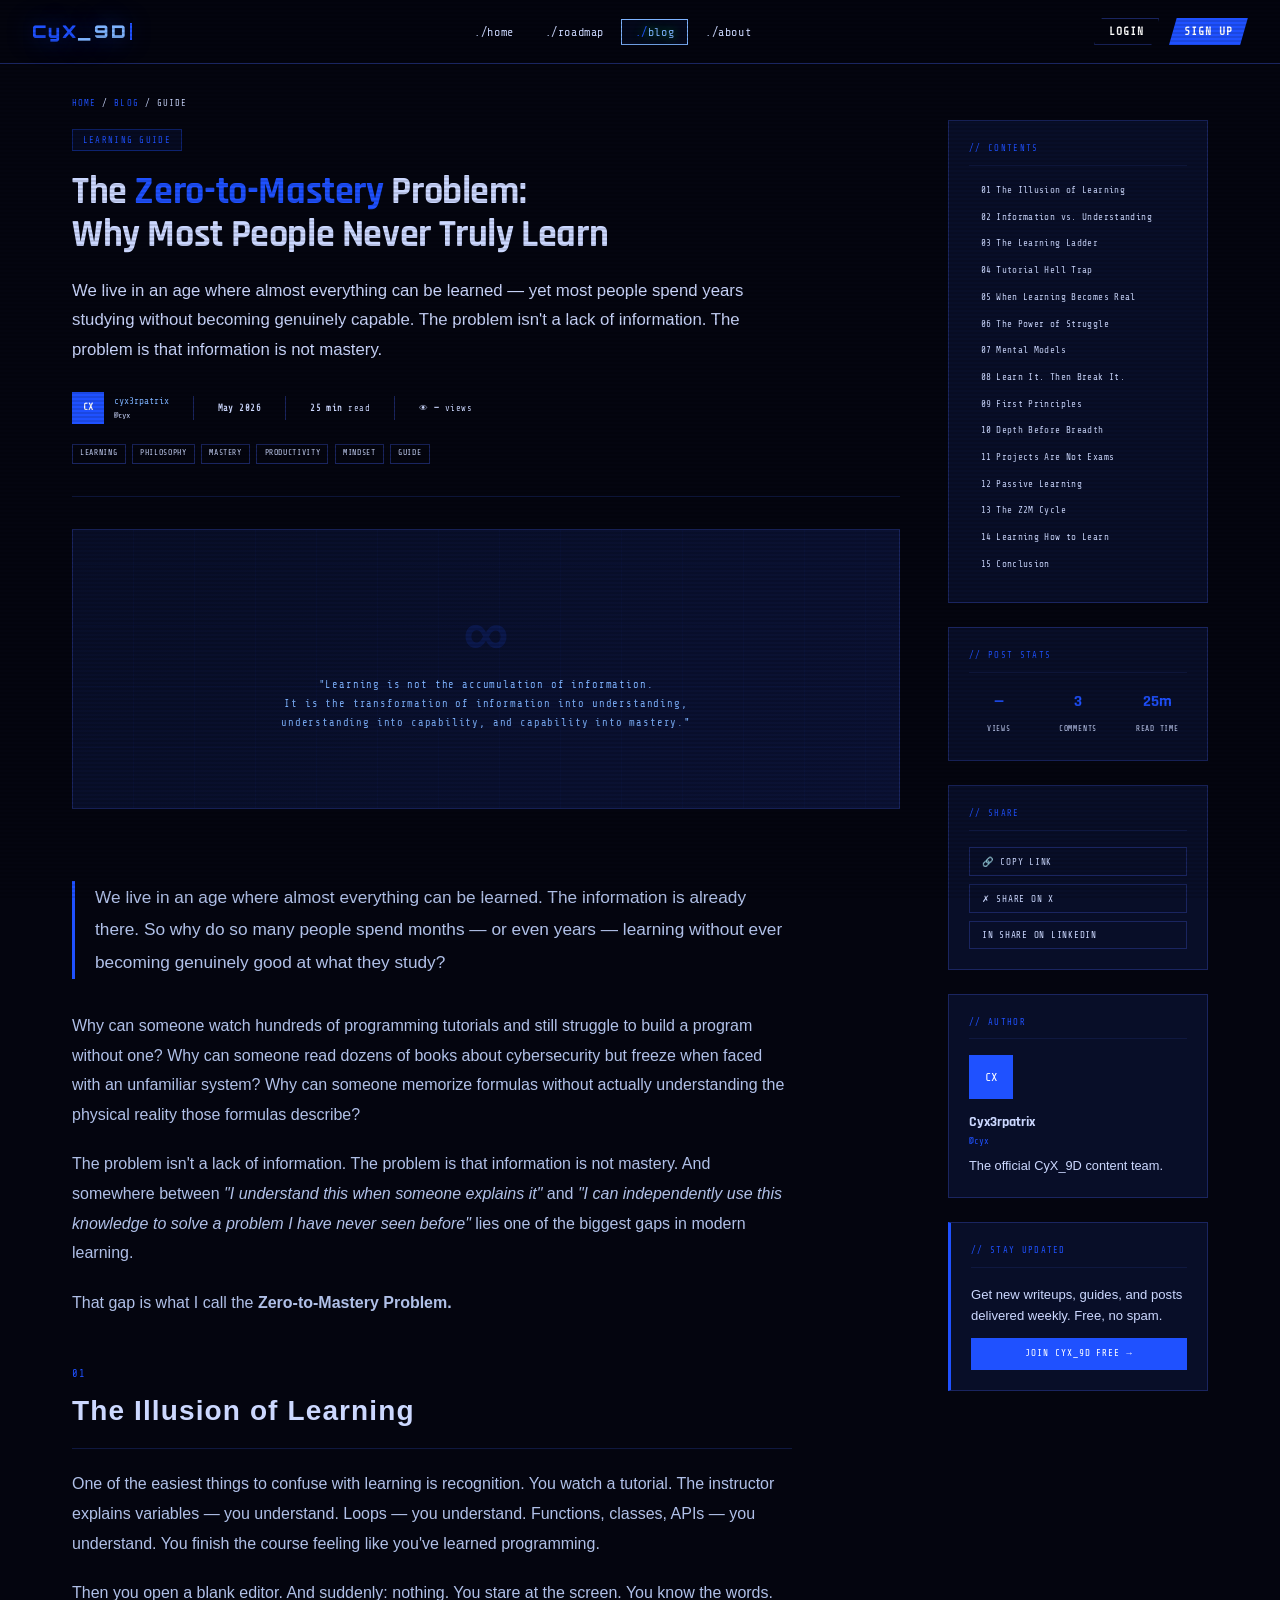
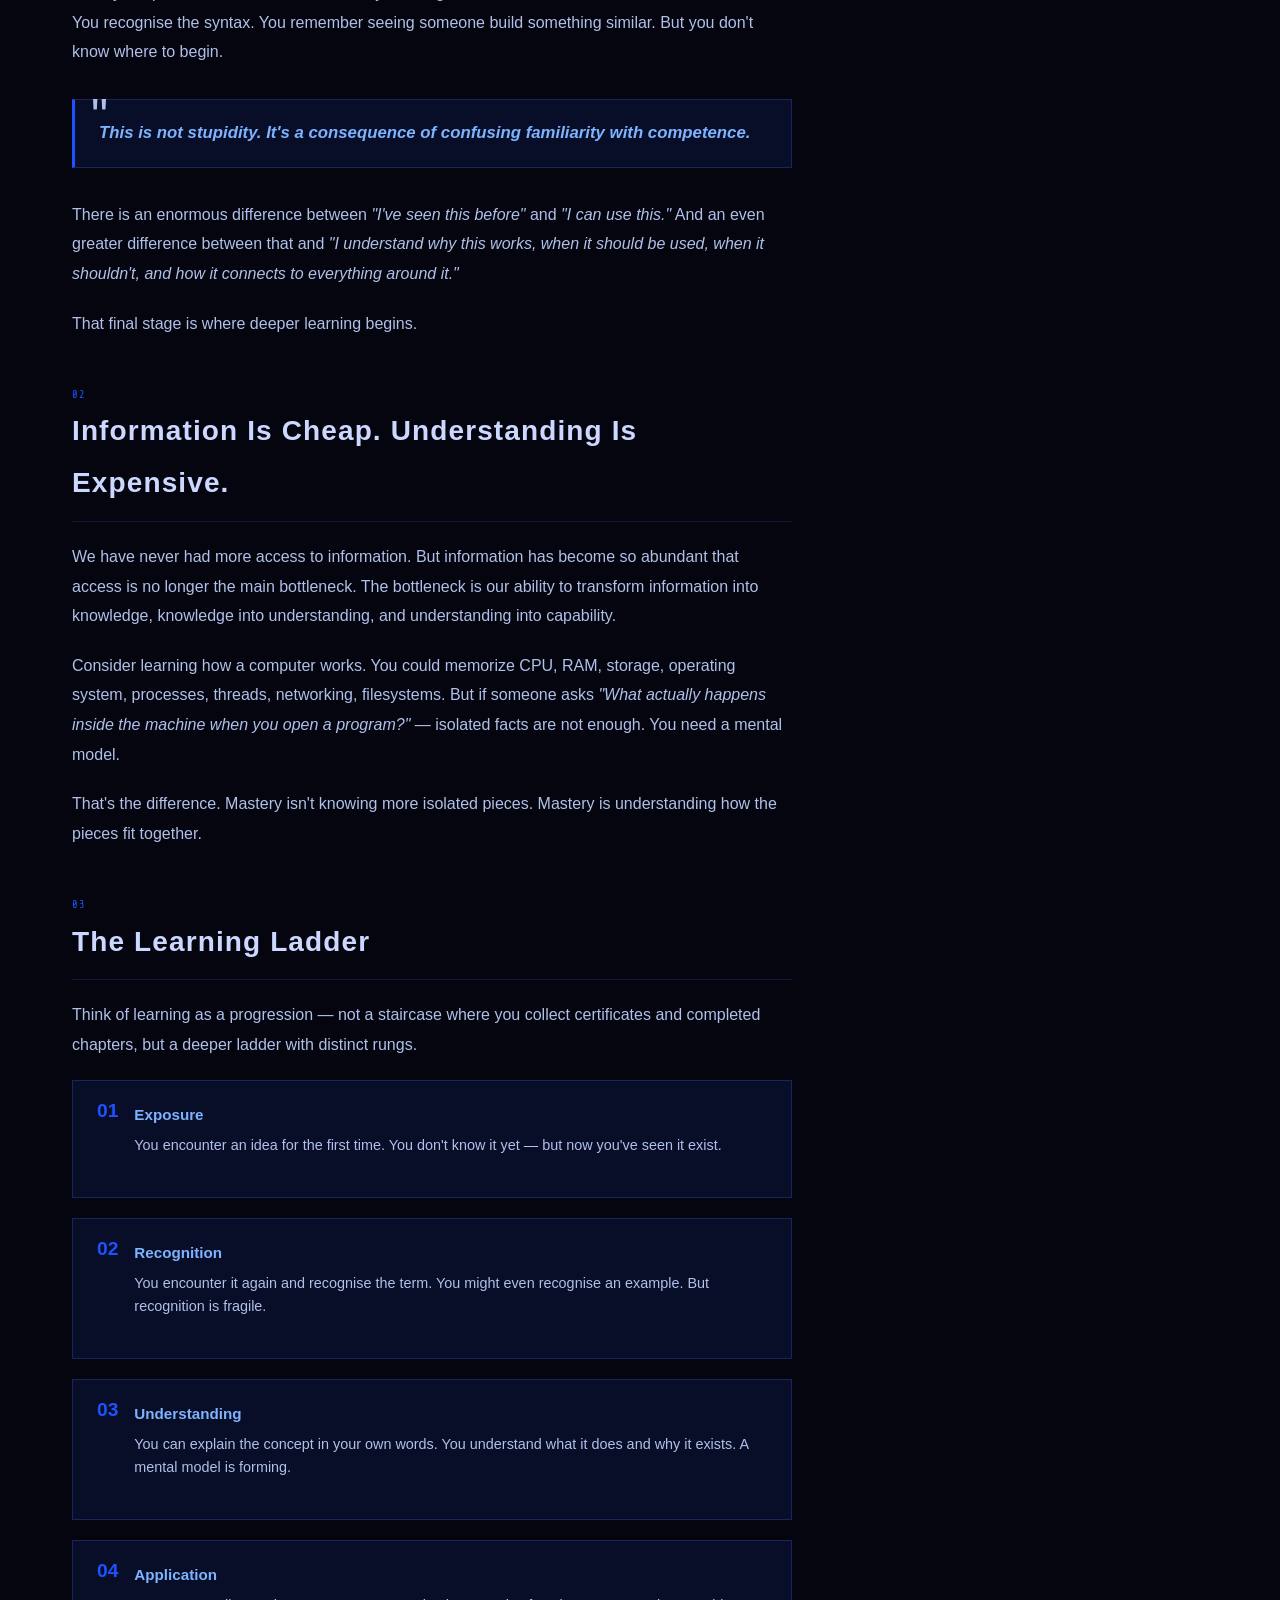
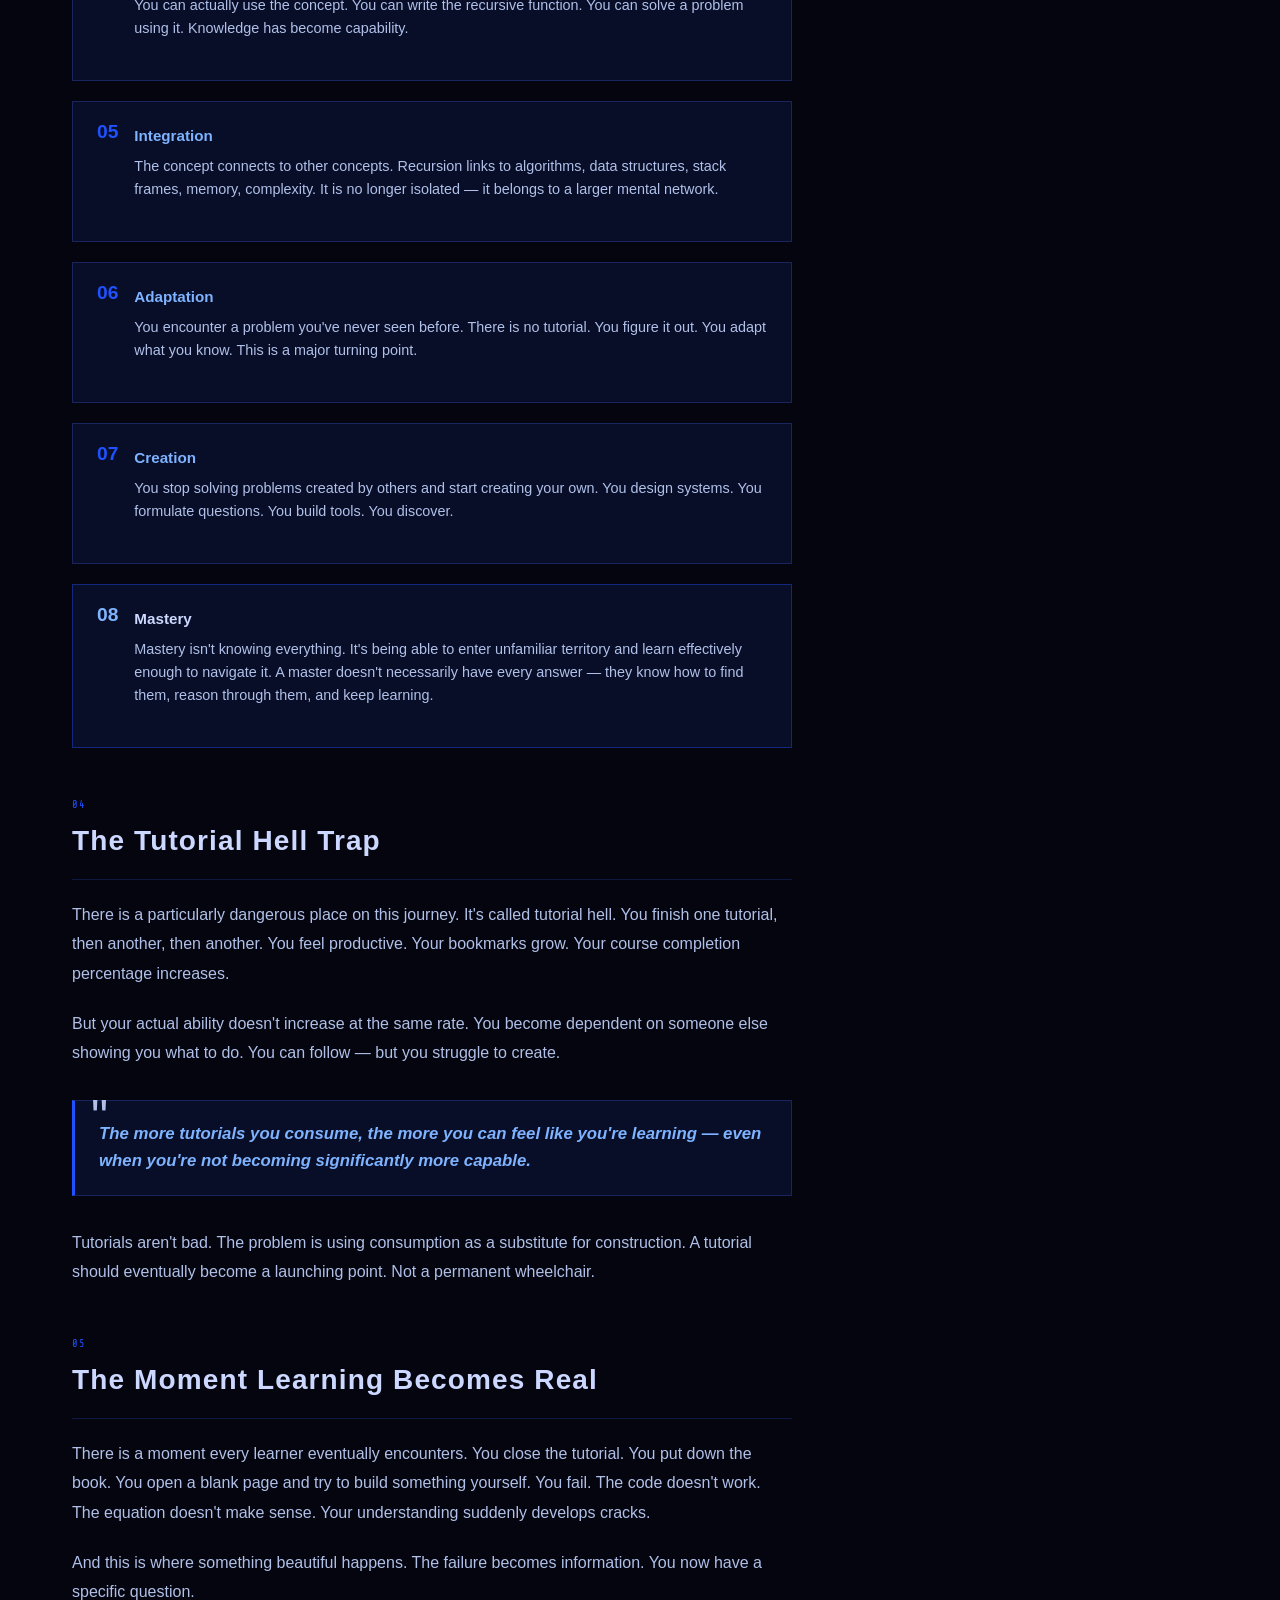
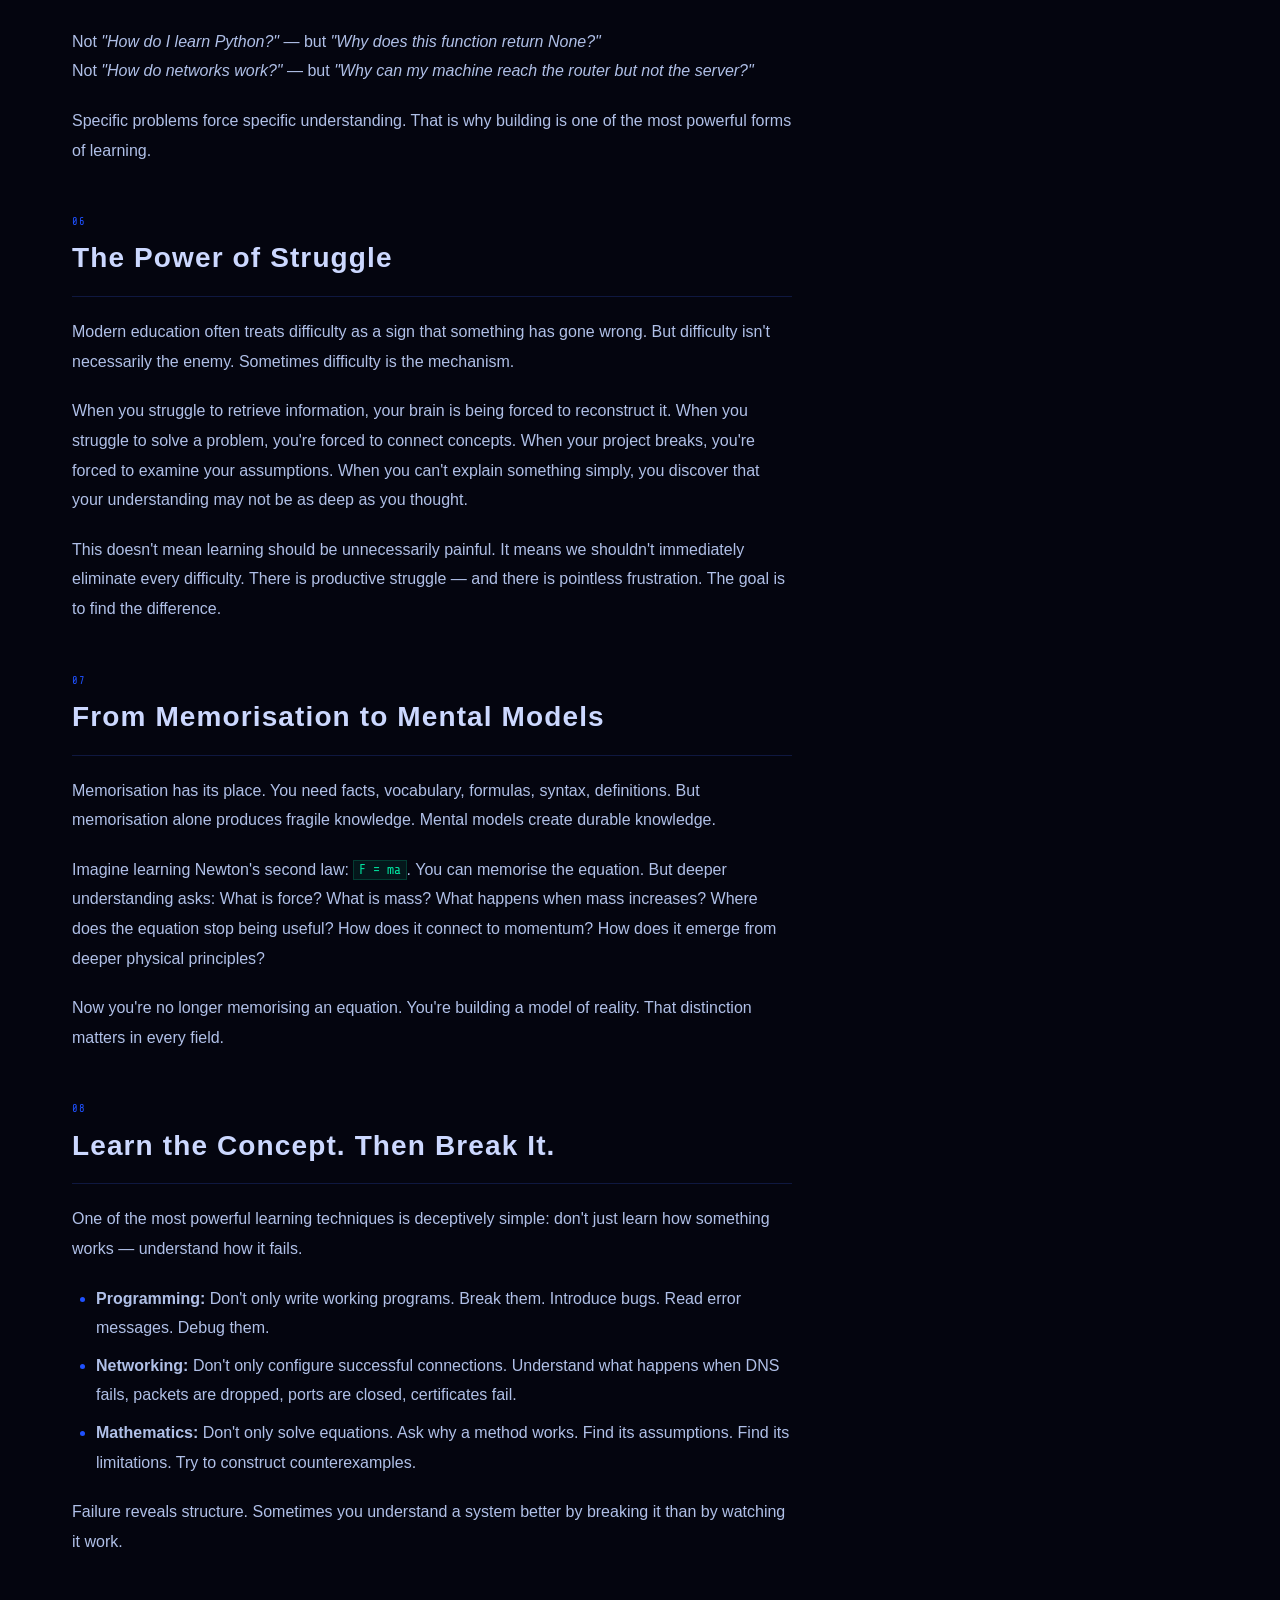
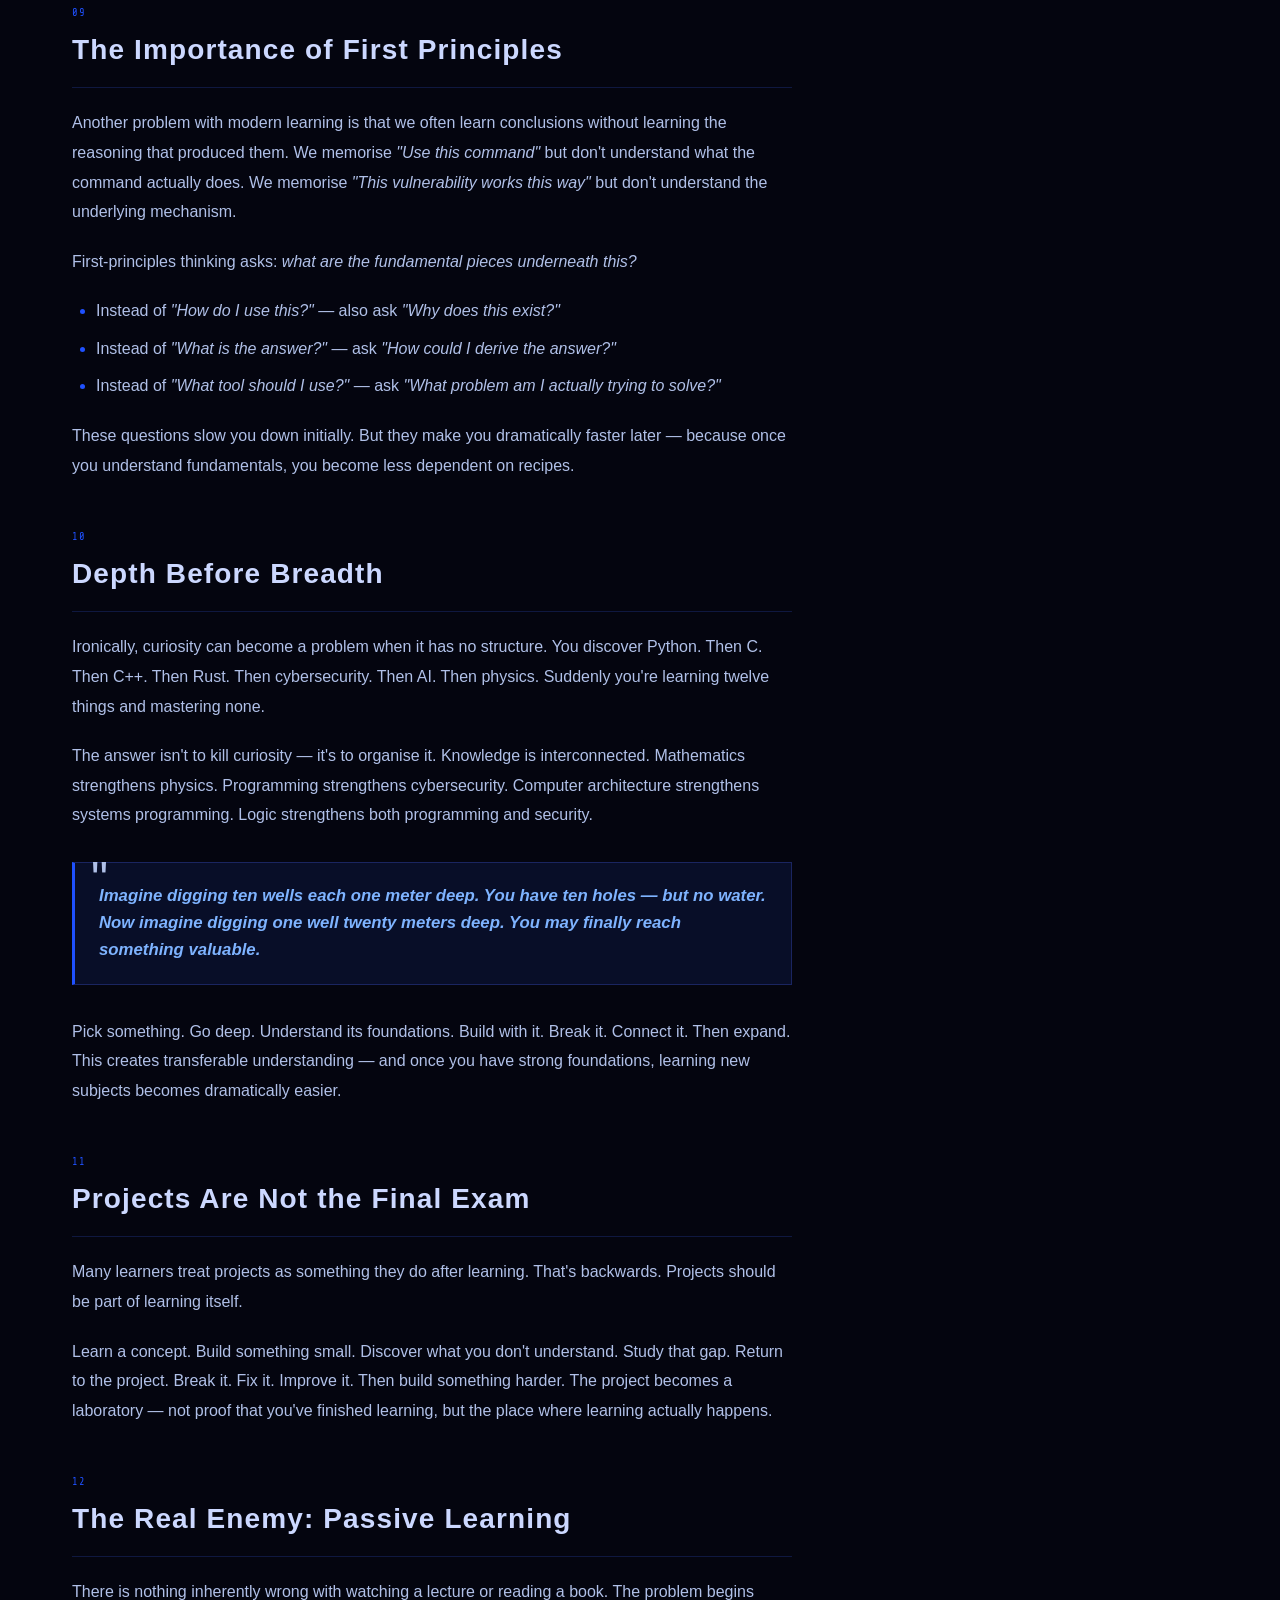
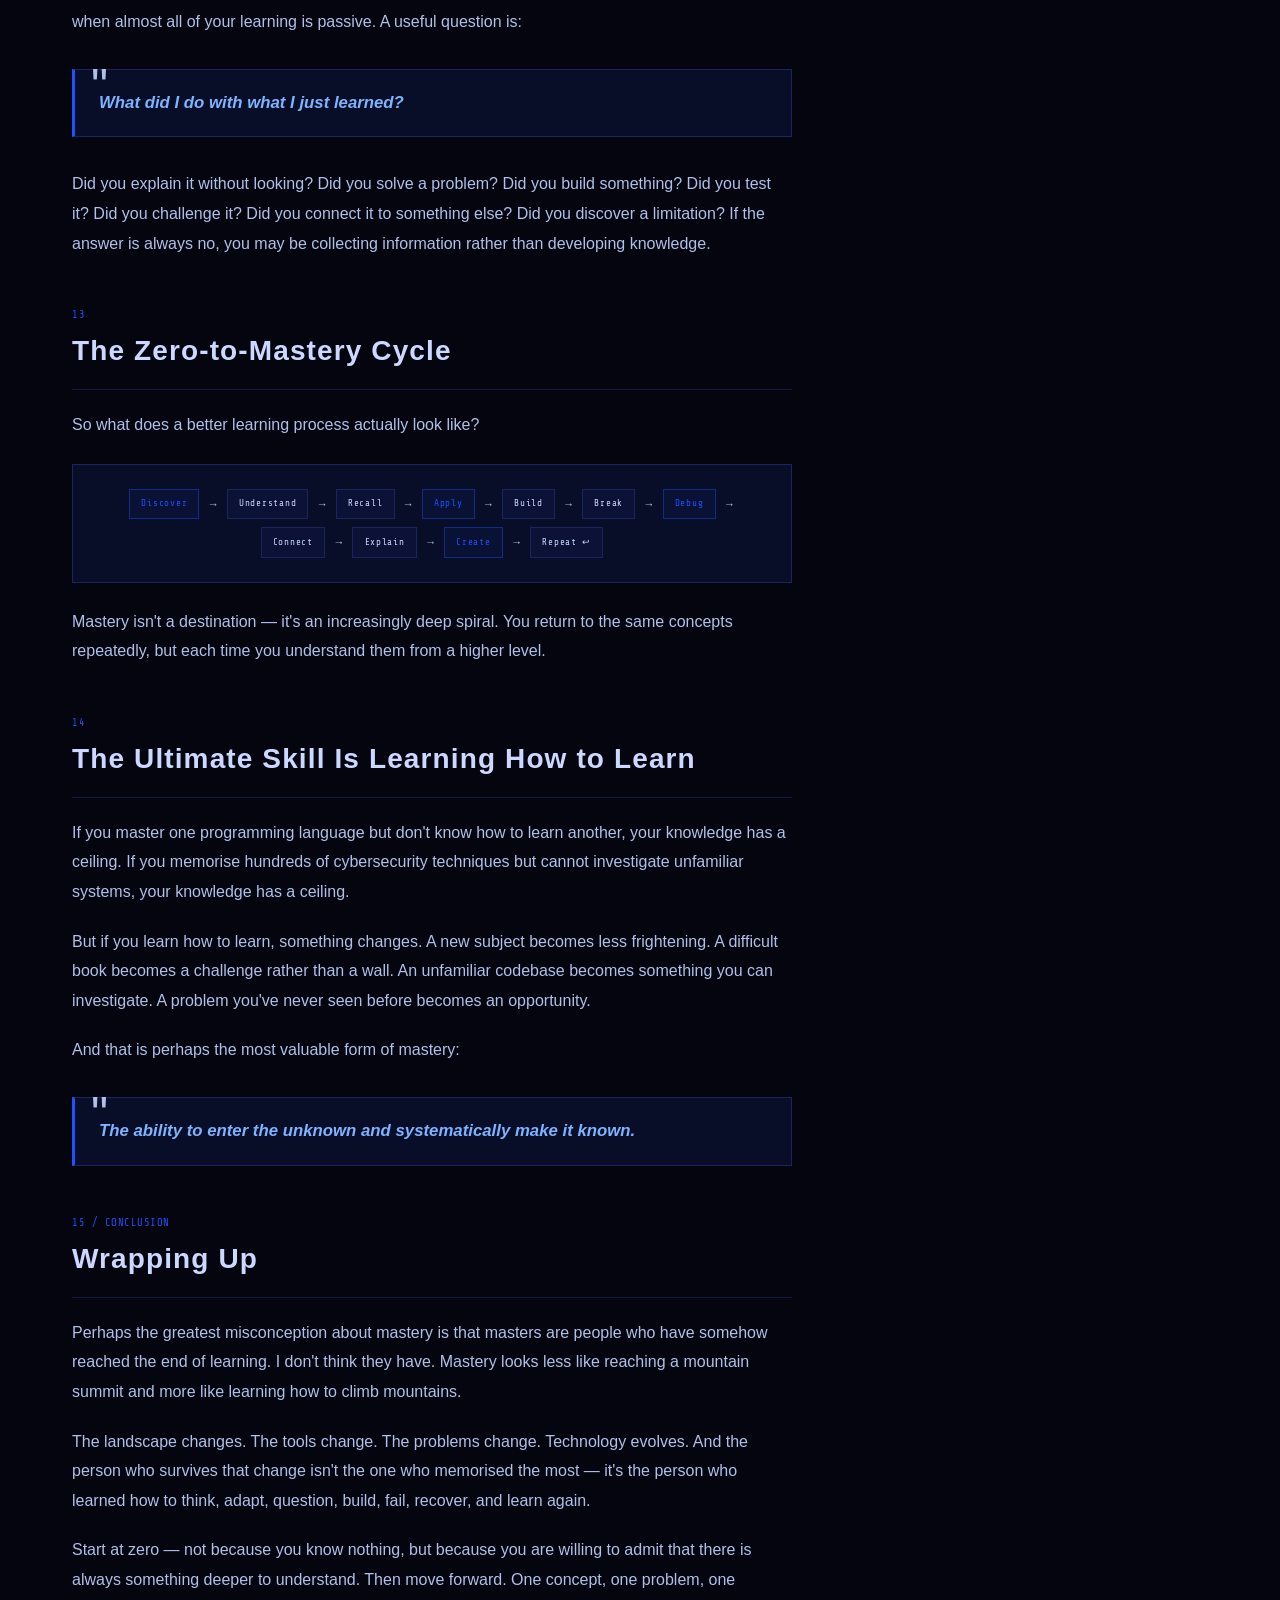
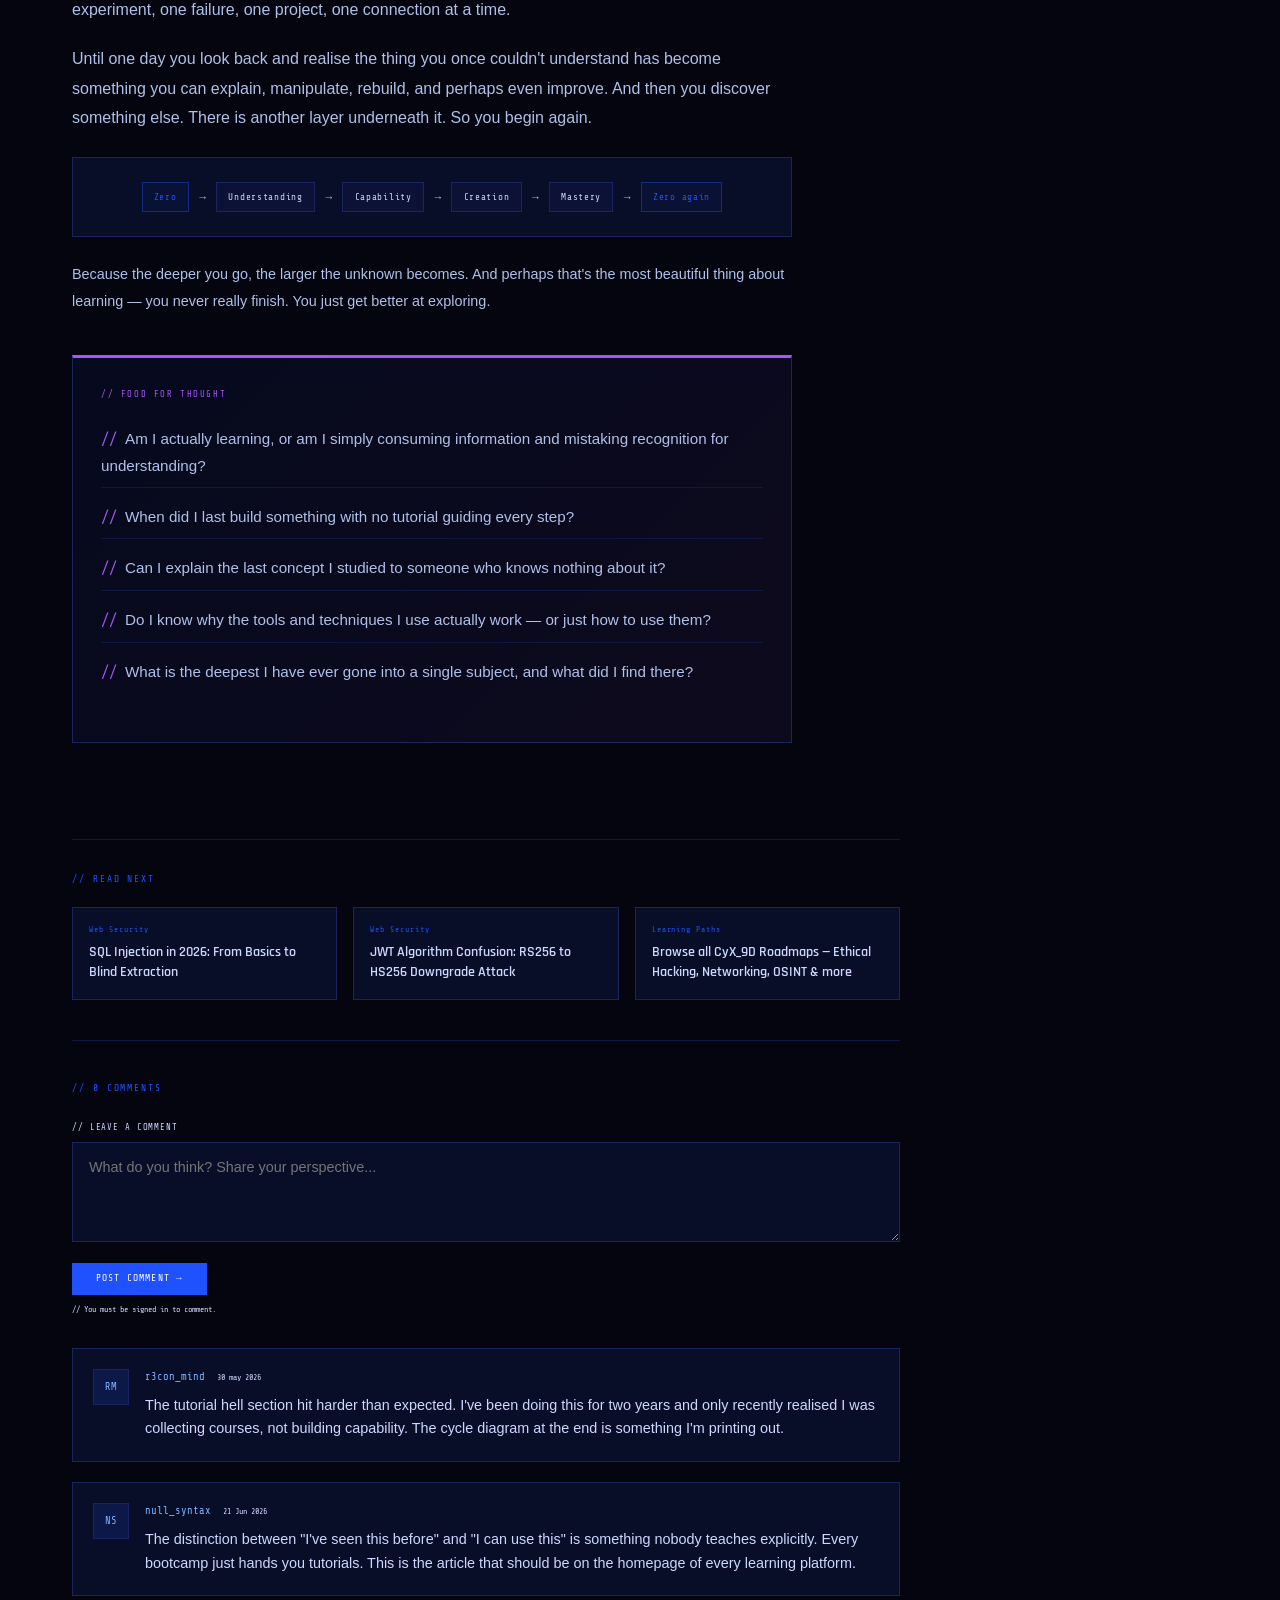
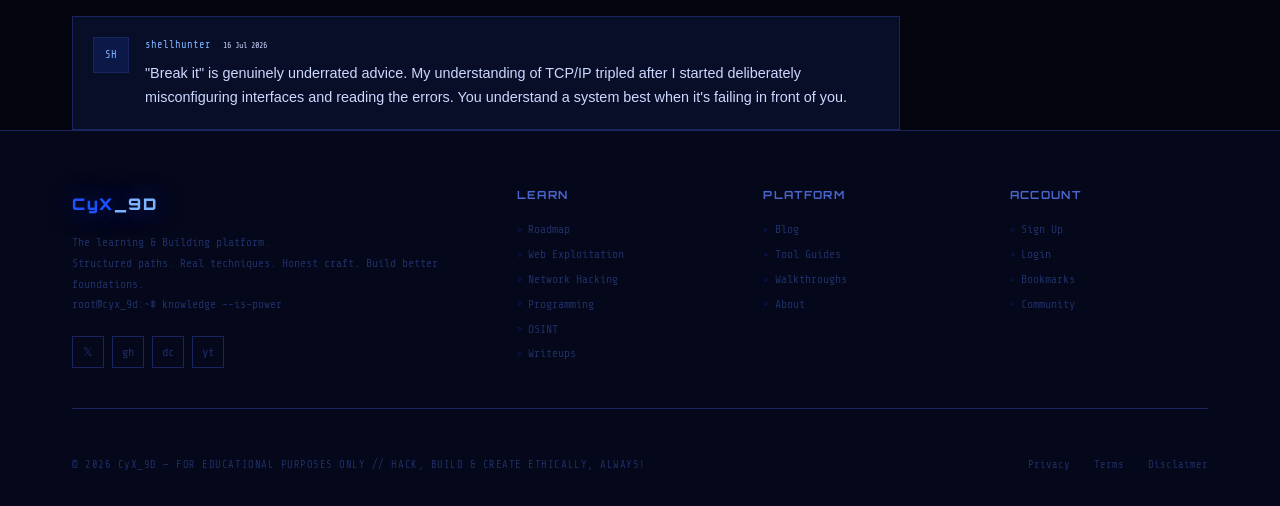
<file: blog/zero-to-mastery.html>
<!DOCTYPE html>
<html lang="en">
<head>  
  <meta charset="UTF-8" />
  <meta name="viewport" content="width=device-width, initial-scale=1.0">
  <meta name="description" content="Why most people never truly learn. The gap between information and mastery — and how to close it."/>
  <meta name="author" content="David Patrick (Cyx3rpatriX)">
  <meta name="robots" content="index, follow">
  <!-- BRAND / BROWSER -->
  <meta name="application-name" content="CyX_9D">
  <meta name="theme-color" content="#1F51FF">
  <!-- CANONICAL URL -->
  <link rel="canonical" href="https://cyx3rpatrix.github.io/blog/">
  <!-- OPEN GRAPH — SOCIAL SHARING -->
  <meta property="og:type" content="website">
  <meta property="og:site_name" content="CyX_9D">
  <meta property="og:title"       content="The Zero-to-Mastery Problem: Why Most People Never Truly Learn"/>
  <meta property="og:description" content="Information is not mastery. Understanding is not competence. Here's the full learning ladder — and how to actually climb it."/>
  <meta property="og:type" content="article"/>
  <meta property="og:url" content="https://cyx3rpatrix.github.io/blog/">
  <meta property="og:image" content="https://cyx3rpatrix.github.io/assets/images/cyx-og-image.png">
  <meta property="og:image:alt" content="CyX_9D — Learn, Build & Master Technology">
  <!-- X / TWITTER CARD -->
  <meta name="twitter:card" content="summary_large_image">
  <meta name="twitter:title" content="The Zero-to-Mastery Problem: Why Most People Never Truly Learn">
  <meta name="twitter:description" content="Why most people never truly learn. The gap between information and mastery — and how to close it.">
  <meta name="twitter:image" content="https://cyx3rpatrix.github.io/assets/images/cyx-og-image.png">
  <!-- FAVICON -->
  <link rel="icon" type="image/png" href="https://cyx3rpatrix.github.io/assets/images/favicon.png">
  <link rel="apple-touch-icon" href="https://cyx3rpatrix.github.io/assets/images/favicon.png">
  <!--
    OPTIONAL: WEB APP / PWA
    Only add manifest.json when you actually
    create a PWA manifest. 
  -->
  <!-- <link rel="manifest" href="/manifest.json"> -->
  <!--
    OPTIONAL: JSON-LD STRUCTURED DATA
    Recommended later when we build your
    proper SEO/structured-data layer. 
  --> 
  <title>CyX_9D — Zero-to-Mastery Learning Guide</title>
  <link rel="stylesheet" href="../assets/css/themes.css">
  <link rel="stylesheet" href="../assets/css/base.css">
  <link rel="stylesheet" href="../assets/css/style.css">
  <link rel="stylesheet" href="../assets/css/layout.css">
  <link rel="preconnect" href="https://fonts.googleapis.com"/>
  <link rel="preconnect" href="https://fonts.gstatic.com" crossorigin/>
  <link href="https://fonts.googleapis.com/css2?family=Share+Tech+Mono&family=Orbitron:wght@400;700;900&family=Rajdhani:wght@300;400;500;600;700&family=DM+Serif+Display:ital@0;1&display=swap" rel="stylesheet"/>
  <style> 
    /* ── SCANLINES ──────────────────────────────────────── */
    body::before {
      content:''; position:fixed; inset:0;
      background:repeating-linear-gradient(0deg,transparent,transparent 2px,rgba(0,0,0,.12) 2px,rgba(0,0,0,.12) 4px);
      pointer-events:none; z-index:9000;
    }

    /* ── READING PROGRESS ───────────────────────────────── */
    .read-progress {
      position:fixed; top:0; left:0; height:2px; width:0%;
      background:linear-gradient(90deg,var(--blue),var(--acc));
      z-index:10000; transition:width .1s linear;
    }

    /* ── LAYOUT ──────────────────────────────────────────── */
    .page-wrap {
      max-width:1200px; margin:0 auto;
      padding:0 2rem;
      display:grid;
      grid-template-columns:1fr 260px;
      gap:3rem;
      align-items:start;
    }

    /* ── ARTICLE COLUMN ─────────────────────────────────── */
    .article-col { min-width:0; }

    /* ── POST HEADER ─────────────────────────────────────── */
    .post-header {
      padding:3rem 0 2rem;
      border-bottom:1px solid var(--bdr2);
    }
    .post-breadcrumb {
      font-family:var(--mono); font-size:.55rem; color:var(--t3);
      letter-spacing:.12em; text-transform:uppercase; margin-bottom:1rem; margin-top:3rem;
    }
    .post-breadcrumb a { color:var(--blue); text-decoration:none; }
    .post-breadcrumb a:hover { color:var(--acc); }

    .post-category-badge {
      display:inline-block; font-family:var(--mono); font-size:.55rem;
      letter-spacing:.15em; text-transform:uppercase;
      color:var(--blue); border:1px solid rgba(31,81,255,.35);
      background:rgba(31,81,255,.08); padding:.2rem .6rem;
      margin-bottom:1.25rem;
    }

    .post-title {
      font-family:var(--head); font-size:clamp(1.5rem,3.5vw,2.4rem);
      font-weight:900; line-height:1.1; letter-spacing:-.01em;
      color:var(--txt); margin-bottom:1.25rem;
    }
    .post-title .hl { color:var(--blue); }

    .post-excerpt {
      font-family:var(--read); font-size:1.05rem; color:var(--t2);
      line-height:1.75; margin-bottom:1.75rem; max-width:680px;
    }

    .post-meta {
      display:flex; align-items:center; gap:1.5rem; flex-wrap:wrap;
    }
    .pm-author {
      display:flex; align-items:center; gap:.6rem;
    }
    .pm-ava {
      width:32px; height:32px; background:var(--blue);
      border-radius:0; display:flex; align-items:center; justify-content:center;
      font-family:var(--mono); font-size:.6rem; color:#fff; font-weight:700;
    }
    .pm-name { font-family:var(--mono); font-size:.6rem; color:var(--acc); }
    .pm-handle { font-family:var(--mono); font-size:.52rem; color:var(--t3); }
    .pm-divider { width:1px; height:24px; background:var(--bdr); }
    .pm-info { font-family:var(--mono); font-size:.55rem; color:var(--t3); letter-spacing:.05em; }
    .pm-info strong { color:var(--t2); }

    .post-tags { display:flex; gap:.4rem; flex-wrap:wrap; margin-top:1.25rem; }
    .post-tag {
      font-family:var(--mono); font-size:.5rem; letter-spacing:.08em;
      color:var(--t2); border:1px solid var(--bdr); padding:.15rem .45rem;
      text-transform:uppercase;
    }

    /* ── COVER VISUAL ────────────────────────────────────── */
    .post-cover {
      margin:2rem 0;
      background:linear-gradient(135deg,var(--surf) 0%,var(--surf2) 100%);
      border:1px solid var(--bdr);
      height:280px;
      display:flex; align-items:center; justify-content:center;
      position:relative; overflow:hidden;
    }
    .post-cover::before {
      content:'';
      position:absolute; inset:0;
      background:
        repeating-linear-gradient(90deg,transparent,transparent 60px,rgba(31,81,255,.03) 60px,rgba(31,81,255,.03) 61px),
        repeating-linear-gradient(0deg,transparent,transparent 60px,rgba(31,81,255,.03) 60px,rgba(31,81,255,.03) 61px);
    }
    .cover-content { text-align:center; position:relative; z-index:1; }
    .cover-glyph {
      font-family:var(--head); font-size:4rem; font-weight:900;
      color:var(--blue); opacity:.15; line-height:1;
      display:block; margin-bottom:.5rem;
    }
    .cover-quote {
      font-family:var(--mono); font-size:.65rem; color:var(--t2);
      letter-spacing:.08em; max-width:480px; line-height:1.8; padding:0 2rem;
    }
    .cover-quote em { color:var(--acc); font-style:normal; }

    /* ── ARTICLE BODY ────────────────────────────────────── */
    .post-body {
      padding:2.5rem 0 3rem;
      font-family:var(--read);
      font-size:1rem;
      line-height:1.85;
      color:#b0c0e8;
      max-width:720px;
    }
    .post-body h2 {
      font-family:var(--head); font-size:1.75rem; font-weight:700;
      color:var(--txt); letter-spacing:.04em;
      margin:3rem 0 1.25rem;
      padding-bottom:.75rem;
      border-bottom:1px solid var(--bdr2); position: relative;
      scroll-margin-top: 90px;
      /*display:flex; align-items:center; gap:.6rem;*/
    }
    .post-body h2::before {
      content:attr(data-n); font-family:var(--mono); font-size:.65rem;
      color:var(--blue); font-weight:400; letter-spacing:.05em;
      display: block; text-transform: uppercase;
    }

    .post-body h3 {      
      font-family:var(--mono); font-size:.9rem; font-weight:bold;
      color:var(--acc); letter-spacing:.06em; text-transform: uppercase;
      margin:2rem 0 .75rem; scroll-margin-top: 90px;
    }
    post-body h3::before { content:'// '; color: var(--blue3); }

    .post-body p { margin-bottom:1.25rem; }

    .post-body p.intro {
      font-size:1.08rem; color:var(--t2); line-height:1.9;
      border-left:3px solid var(--blue); padding-left:1.25rem;
      margin-bottom:2rem;
    }

    .post-body ul, .post-body ol {
      padding-left:1.5rem; margin-bottom:1.25rem;
    }
    .post-body li { margin-bottom:.5rem; }
    .post-body li::marker { color:var(--blue); }

    /* Pull quote / callout */
    .post-body blockquote {
      margin:2rem 0;
      background:var(--surf);
      border:1px solid var(--bdr);
      border-left:3px solid var(--blue);
      padding:1.25rem 1.5rem;
      position:relative;
    }
    .post-body blockquote::before {
      content:'"'; font-family:var(--head); font-size:3rem;
      color:var(--b3); position:absolute; top:-.5rem; left:1rem;
      line-height:1;
    }
    .post-body blockquote p {
      font-family:var(--raj); font-size:1.05rem; font-weight:600;
      color:var(--acc); font-style:italic; margin:0; line-height:1.6;
    }

    /* Inline code */
    .post-body code {
      font-family:var(--mono); font-size:.82em;
      color:var(--grn); background:rgba(0,229,160,.08);
      border:1px solid rgba(0,229,160,.18); padding:.1em .35em;
    }

    /* Code block */
    .post-body pre {
      background:var(--surf); border:1px solid var(--bdr);
      border-left:3px solid var(--blue);
      padding:1.25rem 1.5rem; overflow-x:auto;
      margin:1.5rem 0;
      font-family:var(--mono); font-size:.8rem;
      color:var(--grn); line-height:1.7;
    }
    .post-body pre code {
      background:none; border:none; padding:0; color:inherit; font-size:inherit;
    }

    /* Level ladder card */
    .level-card {
      background:var(--surf); border:1px solid var(--bdr);
      padding:1.25rem 1.5rem; margin:1.25rem 0;
      display:grid; grid-template-columns:auto 1fr; gap:.75rem 1rem;
      align-items:start;
    }
    .level-num {
      font-family:var(--head); font-size:1.2rem; font-weight:900;
      color:var(--blue); line-height:1;
    }
    .level-name {
      font-family:var(--raj); font-size:.95rem; font-weight:700;
      color:var(--acc); margin-bottom:.3rem;
    }
    .level-desc { font-size:.9rem; color:var(--t2); line-height:1.6; margin:0; }
    .level-card:hover { border-color:var(--blue); }

    /* Cycle visual */
    .cycle-wrap {
      background:var(--surf); border:1px solid var(--bdr);
      padding:1.5rem; margin:1.5rem 0; text-align:center;
    }
    .cycle-steps {
      display:flex; flex-wrap:wrap; justify-content:center;
      gap:.5rem; align-items:center;
    }
    .cs {
      font-family:var(--mono); font-size:.58rem; letter-spacing:.08em;
      color:var(--txt); background:var(--surf2);
      border:1px solid var(--bdr); padding:.35rem .7rem;
    }
    .cs.hl { color:var(--blue); border-color:rgba(31,81,255,.4); background:rgba(31,81,255,.06); }
    .cs-arrow { color:var(--t3); font-size:.7rem; }

    /* Food for thought callout */
    .fft-box {
      background:linear-gradient(135deg,rgba(31,81,255,.06) 0%,rgba(168,85,247,.06) 100%);
      border:1px solid var(--bdr);
      border-top:3px solid var(--pur);
      padding:1.75rem;
      margin-top:2.5rem;
    }
    .fft-label {
      font-family:var(--mono); font-size:.55rem; color:var(--pur);
      letter-spacing:.18em; text-transform:uppercase; margin-bottom:1rem;
    }
    .fft-box ul { list-style:none; padding:0; }
    .fft-box li {
      font-family:var(--read); font-size:.95rem; color:var(--t2);
      line-height:1.7; padding:.5rem 0;
      border-bottom:1px solid var(--bdr2);
    }
    .fft-box li:last-child { border-bottom:none; }
    .fft-box li::before { content:'// '; color:var(--pur); font-family:var(--mono); }

    /* ── SIDEBAR ─────────────────────────────────────────── */
    .sidebar-col {
      position:sticky; top:72px;
      padding-top:3rem;
      display:flex; flex-direction:column; gap:1.5rem;
    }

    .sidebar-card {
      background:var(--surf); border:1px solid var(--bdr); padding:1.25rem;
    }
    .sidebar-card-title {
      font-family:var(--mono); font-size:.55rem; color:var(--blue);
      letter-spacing:.15em; text-transform:uppercase;
      margin-bottom:1rem; padding-bottom:.6rem; border-bottom:1px solid var(--bdr2);
    }

    /* TOC */
    .toc-list { list-style:none; padding:0; }
    .toc-list li { margin-bottom:.5rem; }
    .toc-list a {
      font-family:var(--mono); font-size:.58rem; color:var(--t2);
      text-decoration:none; letter-spacing:.04em; line-height:1.5;
      transition:color .2s; display:block; padding:.15rem 0;
      border-left:2px solid transparent; padding-left:.6rem;
    }
    .toc-list a:hover, .toc-list a.act { color:var(--acc); border-left-color:var(--blue); }
    .toc-num { color:var(--t3); margin-right:.3rem; }

    /* Share */
    .share-btns { display:flex; flex-direction:column; gap:.5rem; }
    .share-btn {
      font-family:var(--mono); font-size:.58rem; letter-spacing:.08em;
      text-transform:uppercase; padding:.5rem .75rem;
      background:transparent; border:1px solid var(--bdr);
      color:var(--t2); cursor:none; transition:all .2s;
      text-align:left; display:flex; align-items:center; gap:.5rem;
    }
    .share-btn:hover { border-color:var(--blue); color:var(--acc); }

    /* Author card */
    .author-card-ava {
      width:44px; height:44px; background:var(--blue);
      display:flex; align-items:center; justify-content:center;
      font-family:var(--mono); font-size:.75rem; color:#fff;
      margin-bottom:.75rem;
    }
    .author-card-name {
      font-family:var(--raj); font-size:.9rem; font-weight:700; color:var(--txt);
    }
    .author-card-handle {
      font-family:var(--mono); font-size:.55rem; color:var(--blue); margin-bottom:.5rem;
    }
    .author-card-bio {
      font-family:var(--read); font-size:.8rem; color:var(--t2); line-height:1.6;
    }

    /* Stats */
    .post-stat-row { display:flex; gap:1.25rem; flex-wrap:wrap; }
    .ps { text-align:center; flex:1; }
    .ps-num {
      font-family:var(--head); font-size:1rem; font-weight:700;
      color:var(--blue); display:block;
    }
    .ps-lbl {
      font-family:var(--mono); font-size:.48rem; color:var(--t3);
      letter-spacing:.1em; text-transform:uppercase;
    }

    /* ── COMMENTS ────────────────────────────────────────── */
    .comments-section {
      border-top:1px solid var(--bdr2); padding-top:2.5rem; margin-top:2.5rem;
    }
    .comments-title {
      font-family:var(--mono); font-size:.6rem; color:var(--blue);
      letter-spacing:.2em; text-transform:uppercase; margin-bottom:1.5rem;
    }
    .comment-form { margin-bottom:2rem; }
    .cf-label { font-family:var(--mono); font-size:.55rem; color:var(--t3); letter-spacing:.1em; margin-bottom:.5rem; display:block; }
    .cf-textarea {
      width:100%; background:var(--surf); border:1px solid var(--bdr);
      color:var(--txt); font-family:var(--read); font-size:.9rem;
      padding:1rem; resize:vertical; min-height:100px;
      outline:none; transition:border-color .2s;
    }
    .cf-textarea:focus { border-color:var(--blue); }
    .cf-submit {
      font-family:var(--mono); font-size:.6rem; letter-spacing:.12em;
      text-transform:uppercase; padding:.65rem 1.5rem;
      background:var(--blue); color:#fff; border:none; cursor:none;
      margin-top:.75rem; transition:background .2s;
    }
    .cf-submit:hover { background:var(--b2); }
    .cf-note { font-family:var(--mono); font-size:.52rem; color:var(--t3); margin-top:.5rem; }

    .comm-list { display:flex; flex-direction:column; gap:1.25rem; }
    .comm {
      display:flex; gap:1rem; padding:1.25rem;
      background:var(--surf); border:1px solid var(--bdr);
    }
    .comm-ava {
      width:36px; height:36px; background:rgba(31,81,255,.15);
      border:1px solid var(--bdr); flex-shrink:0;
      display:flex; align-items:center; justify-content:center;
      font-family:var(--mono); font-size:.65rem; color:var(--acc);
    }
    .comm-body { flex:1; }
    .comm-hdr { display:flex; gap:.75rem; align-items:baseline; margin-bottom:.5rem; }
    .comm-name { font-family:var(--mono); font-size:.65rem; color:var(--acc); }
    .comm-date { font-family:var(--mono); font-size:.52rem; color:var(--t3); }
    .comm-txt  { font-family:var(--read); font-size:.9rem; color:var(--t2); line-height:1.65; }

    /* ── RELATED ─────────────────────────────────────────── */
    .related-section { margin-top:3rem; padding-top:2rem; border-top:1px solid var(--bdr2); }
    .related-title { font-family:var(--mono); font-size:.6rem; color:var(--blue); letter-spacing:.2em; text-transform:uppercase; margin-bottom:1.25rem; }
    .related-grid { display:grid; grid-template-columns:repeat(auto-fill,minmax(200px,1fr)); gap:1rem; }
    .related-card {
      background:var(--surf); border:1px solid var(--bdr);
      padding:1rem; text-decoration:none; display:block;
      transition:border-color .2s;
    }
    .related-card:hover { border-color:var(--blue); }
    .rc-cat { font-family:var(--mono); font-size:.5rem; color:var(--blue); letter-spacing:.12em; margin-bottom:.4rem; }
    .rc-title { font-family:var(--raj); font-size:.88rem; font-weight:600; color:var(--txt); line-height:1.4; }


    /* ── BACK TO TOP ─────────────────────────────────────── */
    .btt {
      position:fixed; bottom:2rem; right:2rem;
      width:40px; height:40px;
      background:var(--surf); border:1px solid var(--bdr);
      display:flex; align-items:center; justify-content:center;
      font-family:var(--mono); font-size:.7rem; color:var(--blue);
      cursor:none; z-index:500; opacity:0; transition:opacity .3s;
    }
    .btt.show { opacity:1; }
    .btt:hover { border-color:var(--blue); background:rgba(31,81,255,.1); }

    /* ── MOBILE ──────────────────────────────────────────── */
    @media (max-width:900px) {
      .page-wrap { grid-template-columns:1fr; }
      .sidebar-col { position:static; padding-top:0; }
      .toc-wrap { display:none; }
      .nav-links { display:none; }
      .post-body { font-size:.95rem; }
    }
  </style>
</head>
<body>
  <!-- Custom Cursor -->
  <div id="cur"></div>
  <div id="crng"></div>
  <div class="read-progress" id="rp"></div>
  
  <!-- Matrix Rain Canvas -->
  <canvas id="matrix-canvas"></canvas>

  <!-- Mobile Nav Overlay -->
  <div id="mnav">       
    <a href="../index.html">Home</a>
    <a href="../roadmap/">Roadmap</a>
    <a href="index.html">Blog</a>
    <a href="../about/">About</a>
    <a href="#" style="color:var(--acc)">Login</a>
    <a href="#" style="color:var(--blue)">Sign Up</a>
  </div>
  
  <!-- ─────── NAVBAR ─────── -->
  <nav id="navbar">
    <a href="../index.html" class="logo">
      <span class="logo-bracket"></span>CyX<span style="color:var(--acc)">_9D</span><span class="logo-bracket"></span>
      <span class="bl"></span>
    </a>
    
    <ul class="nlinks">
      <li><a href="../index.html">home</a></li>
      <li><a href="../roadmap/">roadmap</a></li>
      <li><a href="index.html" class="act">blog</a></li>
      <li><a href="../about/">about</a></li>
    </ul>
    
    <div class="nauth">
      <a href="#"><button class="nbg">Login</button></a>
      <a href="#"><button class="nbp">Sign Up</button></a>
    </div>
    <button id="mclose">✕</button>
    <button class="nhb" id="hamburger" aria-label="Menu">
      <span></span><span></span><span></span>
    </button>
  </nav>
  
  <!-- ── PAGE WRAP ─────────────────────────────────────────── -->
  <div class="page-wrap">

    <!-- ══ ARTICLE COLUMN ═══════════════════════════════════ -->
    <article class="article-col">

      <!-- Header -->
      <header class="post-header">
        <div class="post-breadcrumb">
          <a href="../../index.html">home</a> /
          <a href="./">blog</a> /
          <span>guide</span>
        </div>
        <span class="post-category-badge">Learning Guide</span>
        <h1 class="post-title">
          The <span class="hl">Zero-to-Mastery</span> Problem:<br>
          Why Most People Never Truly Learn
        </h1>
        <p class="post-excerpt">
          We live in an age where almost everything can be learned — yet most people
          spend years studying without becoming genuinely capable. The problem isn't
          a lack of information. The problem is that information is not mastery.
        </p>
        <div class="post-meta">
          <div class="pm-author">
            <div class="pm-ava">CX</div>
            <div>
              <div class="pm-name">cyx3rpatrix</div>
              <div class="pm-handle">@cyx</div>
            </div>
          </div>
          <div class="pm-divider"></div>
          <div class="pm-info"><strong>May 2026</strong></div>
          <div class="pm-divider"></div>
          <div class="pm-info"><strong>25 min</strong> read</div>
          <div class="pm-divider"></div>
          <div class="pm-info">👁 <strong id="viewCount">—</strong> views</div>
        </div>
        <div class="post-tags">
          <span class="post-tag">Learning</span>
          <span class="post-tag">Philosophy</span>
          <span class="post-tag">Mastery</span>
          <span class="post-tag">Productivity</span>
          <span class="post-tag">Mindset</span>
          <span class="post-tag">Guide</span>
        </div>
      </header>

      <!-- Cover visual -->
      <div class="post-cover">
        <div class="cover-content">
          <span class="cover-glyph">∞</span>
          <p class="cover-quote">
            <em>"Learning is not the accumulation of information.<br>
            It is the transformation of information into understanding,<br>
            understanding into capability, and capability into mastery."</em>
          </p>
        </div>
      </div>

      <!-- ── BODY ─────────────────────────────────────────── -->
      <div class="post-body" id="postBody">

        <!-- Intro -->
        <p class="intro">
          We live in an age where almost everything can be learned. The information
          is already there. So why do so many people spend months — or even years —
          learning without ever becoming genuinely good at what they study?
        </p>

        <p>Why can someone watch hundreds of programming tutorials and still struggle to build a program without one? Why can someone read dozens of books about cybersecurity but freeze when faced with an unfamiliar system? Why can someone memorize formulas without actually understanding the physical reality those formulas describe?</p>

        <p>The problem isn't a lack of information. The problem is that information is not mastery. And somewhere between <em>"I understand this when someone explains it"</em> and <em>"I can independently use this knowledge to solve a problem I have never seen before"</em> lies one of the biggest gaps in modern learning.</p>

        <p>That gap is what I call the <strong>Zero-to-Mastery Problem.</strong></p>

        <!-- 1 -->
        <h2 id="s1" data-n="01">The Illusion of Learning</h2>

        <p>One of the easiest things to confuse with learning is recognition. You watch a tutorial. The instructor explains variables — you understand. Loops — you understand. Functions, classes, APIs — you understand. You finish the course feeling like you've learned programming.</p>

        <p>Then you open a blank editor. And suddenly: nothing. You stare at the screen. You know the words. You recognise the syntax. You remember seeing someone build something similar. But you don't know where to begin.</p>

        <blockquote><p>This is not stupidity. It's a consequence of confusing familiarity with competence.</p></blockquote>

        <p>There is an enormous difference between <em>"I've seen this before"</em> and <em>"I can use this."</em> And an even greater difference between that and <em>"I understand why this works, when it should be used, when it shouldn't, and how it connects to everything around it."</em></p>

        <p>That final stage is where deeper learning begins.</p>

        <!-- 2 -->
        <h2 id="s2" data-n="02">Information Is Cheap. Understanding Is Expensive.</h2>

        <p>We have never had more access to information. But information has become so abundant that access is no longer the main bottleneck. The bottleneck is our ability to transform information into knowledge, knowledge into understanding, and understanding into capability.</p>

        <p>Consider learning how a computer works. You could memorize CPU, RAM, storage, operating system, processes, threads, networking, filesystems. But if someone asks <em>"What actually happens inside the machine when you open a program?"</em> — isolated facts are not enough. You need a mental model.</p>

        <p>That's the difference. Mastery isn't knowing more isolated pieces. Mastery is understanding how the pieces fit together.</p>

        <!-- 3 — Learning Ladder -->
        <h2 id="s3" data-n="03">The Learning Ladder</h2>

        <p>Think of learning as a progression — not a staircase where you collect certificates and completed chapters, but a deeper ladder with distinct rungs.</p>

        <div class="level-card">
          <div class="level-num">01</div>
          <div><div class="level-name">Exposure</div><p class="level-desc">You encounter an idea for the first time. You don't know it yet — but now you've seen it exist.</p></div>
        </div>
        <div class="level-card">
          <div class="level-num">02</div>
          <div><div class="level-name">Recognition</div><p class="level-desc">You encounter it again and recognise the term. You might even recognise an example. But recognition is fragile.</p></div>
        </div>
        <div class="level-card">
          <div class="level-num">03</div>
          <div><div class="level-name">Understanding</div><p class="level-desc">You can explain the concept in your own words. You understand what it does and why it exists. A mental model is forming.</p></div>
        </div>
        <div class="level-card">
          <div class="level-num">04</div>
          <div><div class="level-name">Application</div><p class="level-desc">You can actually use the concept. You can write the recursive function. You can solve a problem using it. Knowledge has become capability.</p></div>
        </div>
        <div class="level-card">
          <div class="level-num">05</div>
          <div><div class="level-name">Integration</div><p class="level-desc">The concept connects to other concepts. Recursion links to algorithms, data structures, stack frames, memory, complexity. It is no longer isolated — it belongs to a larger mental network.</p></div>
        </div>
        <div class="level-card">
          <div class="level-num">06</div>
          <div><div class="level-name">Adaptation</div><p class="level-desc">You encounter a problem you've never seen before. There is no tutorial. You figure it out. You adapt what you know. This is a major turning point.</p></div>
        </div>
        <div class="level-card">
          <div class="level-num">07</div>
          <div><div class="level-name">Creation</div><p class="level-desc">You stop solving problems created by others and start creating your own. You design systems. You formulate questions. You build tools. You discover.</p></div>
        </div>
        <div class="level-card" style="border-color:rgba(31,81,255,.4)">
          <div class="level-num" style="color:var(--acc)">08</div>
          <div><div class="level-name" style="color:var(--txt)">Mastery</div><p class="level-desc">Mastery isn't knowing everything. It's being able to enter unfamiliar territory and learn effectively enough to navigate it. A master doesn't necessarily have every answer — they know how to find them, reason through them, and keep learning.</p></div>
        </div>

        <!-- 4 -->
        <h2 id="s4" data-n="04">The Tutorial Hell Trap</h2>

        <p>There is a particularly dangerous place on this journey. It's called tutorial hell. You finish one tutorial, then another, then another. You feel productive. Your bookmarks grow. Your course completion percentage increases.</p>

        <p>But your actual ability doesn't increase at the same rate. You become dependent on someone else showing you what to do. You can follow — but you struggle to create.</p>

        <blockquote><p>The more tutorials you consume, the more you can feel like you're learning — even when you're not becoming significantly more capable.</p></blockquote>

        <p>Tutorials aren't bad. The problem is using consumption as a substitute for construction. A tutorial should eventually become a launching point. Not a permanent wheelchair.</p>

        <!-- 5 -->
        <h2 id="s5" data-n="05">The Moment Learning Becomes Real</h2>

        <p>There is a moment every learner eventually encounters. You close the tutorial. You put down the book. You open a blank page and try to build something yourself. You fail. The code doesn't work. The equation doesn't make sense. Your understanding suddenly develops cracks.</p>

        <p>And this is where something beautiful happens. The failure becomes information. You now have a specific question.</p>

        <p>Not <em>"How do I learn Python?"</em> — but <em>"Why does this function return None?"</em><br>
        Not <em>"How do networks work?"</em> — but <em>"Why can my machine reach the router but not the server?"</em></p>

        <p>Specific problems force specific understanding. That is why building is one of the most powerful forms of learning.</p>

        <!-- 6 -->
        <h2 id="s6" data-n="06">The Power of Struggle</h2>

        <p>Modern education often treats difficulty as a sign that something has gone wrong. But difficulty isn't necessarily the enemy. Sometimes difficulty is the mechanism.</p>

        <p>When you struggle to retrieve information, your brain is being forced to reconstruct it. When you struggle to solve a problem, you're forced to connect concepts. When your project breaks, you're forced to examine your assumptions. When you can't explain something simply, you discover that your understanding may not be as deep as you thought.</p>

        <p>This doesn't mean learning should be unnecessarily painful. It means we shouldn't immediately eliminate every difficulty. There is productive struggle — and there is pointless frustration. The goal is to find the difference.</p>

        <!-- 7 -->
        <h2 id="s7" data-n="07">From Memorisation to Mental Models</h2>

        <p>Memorisation has its place. You need facts, vocabulary, formulas, syntax, definitions. But memorisation alone produces fragile knowledge. Mental models create durable knowledge.</p>

        <p>Imagine learning Newton's second law: <code>F = ma</code>. You can memorise the equation. But deeper understanding asks: What is force? What is mass? What happens when mass increases? Where does the equation stop being useful? How does it connect to momentum? How does it emerge from deeper physical principles?</p>

        <p>Now you're no longer memorising an equation. You're building a model of reality. That distinction matters in every field.</p>

        <!-- 8 -->
        <h2 id="s8" data-n="08">Learn the Concept. Then Break It.</h2>

        <p>One of the most powerful learning techniques is deceptively simple: don't just learn how something works — understand how it fails.</p>

        <ul>
          <li><strong>Programming:</strong> Don't only write working programs. Break them. Introduce bugs. Read error messages. Debug them.</li>
          <li><strong>Networking:</strong> Don't only configure successful connections. Understand what happens when DNS fails, packets are dropped, ports are closed, certificates fail.</li>
          <li><strong>Mathematics:</strong> Don't only solve equations. Ask why a method works. Find its assumptions. Find its limitations. Try to construct counterexamples.</li>
        </ul>

        <p>Failure reveals structure. Sometimes you understand a system better by breaking it than by watching it work.</p>

        <!-- 9 -->
        <h2 id="s9" data-n="09">The Importance of First Principles</h2>

        <p>Another problem with modern learning is that we often learn conclusions without learning the reasoning that produced them. We memorise <em>"Use this command"</em> but don't understand what the command actually does. We memorise <em>"This vulnerability works this way"</em> but don't understand the underlying mechanism.</p>

        <p>First-principles thinking asks: <em>what are the fundamental pieces underneath this?</em></p>

        <ul>
          <li>Instead of <em>"How do I use this?"</em> — also ask <em>"Why does this exist?"</em></li>
          <li>Instead of <em>"What is the answer?"</em> — ask <em>"How could I derive the answer?"</em></li>
          <li>Instead of <em>"What tool should I use?"</em> — ask <em>"What problem am I actually trying to solve?"</em></li>
        </ul>

        <p>These questions slow you down initially. But they make you dramatically faster later — because once you understand fundamentals, you become less dependent on recipes.</p>

        <!-- 10 -->
        <h2 id="s10" data-n="10">Depth Before Breadth</h2>

        <p>Ironically, curiosity can become a problem when it has no structure. You discover Python. Then C. Then C++. Then Rust. Then cybersecurity. Then AI. Then physics. Suddenly you're learning twelve things and mastering none.</p>

        <p>The answer isn't to kill curiosity — it's to organise it. Knowledge is interconnected. Mathematics strengthens physics. Programming strengthens cybersecurity. Computer architecture strengthens systems programming. Logic strengthens both programming and security.</p>

        <blockquote><p>Imagine digging ten wells each one meter deep. You have ten holes — but no water. Now imagine digging one well twenty meters deep. You may finally reach something valuable.</p></blockquote>

        <p>Pick something. Go deep. Understand its foundations. Build with it. Break it. Connect it. Then expand. This creates transferable understanding — and once you have strong foundations, learning new subjects becomes dramatically easier.</p>

        <!-- 11 -->
        <h2 id="s11" data-n="11">Projects Are Not the Final Exam</h2>

        <p>Many learners treat projects as something they do after learning. That's backwards. Projects should be part of learning itself.</p>

        <p>Learn a concept. Build something small. Discover what you don't understand. Study that gap. Return to the project. Break it. Fix it. Improve it. Then build something harder. The project becomes a laboratory — not proof that you've finished learning, but the place where learning actually happens.</p>

        <!-- 12 -->
        <h2 id="s12" data-n="12">The Real Enemy: Passive Learning</h2>

        <p>There is nothing inherently wrong with watching a lecture or reading a book. The problem begins when almost all of your learning is passive. A useful question is:</p>

        <blockquote><p>What did I do with what I just learned?</p></blockquote>

        <p>Did you explain it without looking? Did you solve a problem? Did you build something? Did you test it? Did you challenge it? Did you connect it to something else? Did you discover a limitation? If the answer is always no, you may be collecting information rather than developing knowledge.</p>

        <!-- 13 — The Cycle -->
        <h2 id="s13" data-n="13">The Zero-to-Mastery Cycle</h2>

        <p>So what does a better learning process actually look like?</p>

        <div class="cycle-wrap">
          <div class="cycle-steps">
            <span class="cs hl">Discover</span><span class="cs-arrow">→</span>
            <span class="cs">Understand</span><span class="cs-arrow">→</span>
            <span class="cs">Recall</span><span class="cs-arrow">→</span>
            <span class="cs hl">Apply</span><span class="cs-arrow">→</span>
            <span class="cs">Build</span><span class="cs-arrow">→</span>
            <span class="cs">Break</span><span class="cs-arrow">→</span>
            <span class="cs hl">Debug</span><span class="cs-arrow">→</span>
            <span class="cs">Connect</span><span class="cs-arrow">→</span>
            <span class="cs">Explain</span><span class="cs-arrow">→</span>
            <span class="cs hl">Create</span><span class="cs-arrow">→</span>
            <span class="cs">Repeat ↩</span>
          </div>
        </div>

        <p>Mastery isn't a destination — it's an increasingly deep spiral. You return to the same concepts repeatedly, but each time you understand them from a higher level.</p>

        <!-- 14 -->
        <h2 id="s14" data-n="14">The Ultimate Skill Is Learning How to Learn</h2>

        <p>If you master one programming language but don't know how to learn another, your knowledge has a ceiling. If you memorise hundreds of cybersecurity techniques but cannot investigate unfamiliar systems, your knowledge has a ceiling.</p>

        <p>But if you learn how to learn, something changes. A new subject becomes less frightening. A difficult book becomes a challenge rather than a wall. An unfamiliar codebase becomes something you can investigate. A problem you've never seen before becomes an opportunity.</p>

        <p>And that is perhaps the most valuable form of mastery:</p>

        <blockquote><p>The ability to enter the unknown and systematically make it known.</p></blockquote>

        <!-- 15 — Conclusion -->
        <h2 id="s15" data-n="15 / conclusion">Wrapping Up</h2>

        <p>Perhaps the greatest misconception about mastery is that masters are people who have somehow reached the end of learning. I don't think they have. Mastery looks less like reaching a mountain summit and more like learning how to climb mountains.</p>

        <p>The landscape changes. The tools change. The problems change. Technology evolves. And the person who survives that change isn't the one who memorised the most — it's the person who learned how to think, adapt, question, build, fail, recover, and learn again.</p>

        <p>Start at zero — not because you know nothing, but because you are willing to admit that there is always something deeper to understand. Then move forward. One concept, one problem, one experiment, one failure, one project, one connection at a time.</p>

        <p>Until one day you look back and realise the thing you once couldn't understand has become something you can explain, manipulate, rebuild, and perhaps even improve. And then you discover something else. There is another layer underneath it. So you begin again.</p>

        <div class="cycle-wrap" style="margin-top:1.5rem">
          <div class="cycle-steps">
            <span class="cs hl">Zero</span><span class="cs-arrow">→</span>
            <span class="cs">Understanding</span><span class="cs-arrow">→</span>
            <span class="cs">Capability</span><span class="cs-arrow">→</span>
            <span class="cs">Creation</span><span class="cs-arrow">→</span>
            <span class="cs">Mastery</span><span class="cs-arrow">→</span>
            <span class="cs hl">Zero again</span>
          </div>
        </div>

        <p style="color:var(--t2);font-size:.9rem;margin-top:1.5rem">Because the deeper you go, the larger the unknown becomes. And perhaps that's the most beautiful thing about learning — you never really finish. You just get better at exploring.</p>

        <!-- Food for Thought -->
        <div class="fft-box">
          <div class="fft-label">// food for thought</div>
          <ul>
            <li>Am I actually learning, or am I simply consuming information and mistaking recognition for understanding?</li>
            <li>When did I last build something with no tutorial guiding every step?</li>
            <li>Can I explain the last concept I studied to someone who knows nothing about it?</li>
            <li>Do I know why the tools and techniques I use actually work — or just how to use them?</li>
            <li>What is the deepest I have ever gone into a single subject, and what did I find there?</li>
          </ul>
        </div>

      </div><!-- /post-body -->

      <!-- Related posts -->
      <div class="related-section">
        <div class="related-title">// read next</div>
        <div class="related-grid">
          <a href="post.html?slug=sql-injection-complete-guide" class="related-card">
            <div class="rc-cat">Web Security</div>
            <div class="rc-title">SQL Injection in 2026: From Basics to Blind Extraction</div>
          </a>
          <a href="post.html?slug=jwt-algorithm-confusion-attack" class="related-card">
            <div class="rc-cat">Web Security</div>
            <div class="rc-title">JWT Algorithm Confusion: RS256 to HS256 Downgrade Attack</div>
          </a>
          <a href="roadmaps.html" class="related-card">
            <div class="rc-cat">Learning Paths</div>
            <div class="rc-title">Browse all CyX_9D Roadmaps — Ethical Hacking, Networking, OSINT &amp; more</div>
          </a>
        </div>
      </div>

      <!-- Comments -->
      <div class="comments-section">
        <div class="comments-title" id="commentCount">// 0 COMMENTS</div>
        <div class="comment-form">
          <label class="cf-label">// LEAVE A COMMENT</label>
          <textarea class="cf-textarea" id="commentTextarea" placeholder="What do you think? Share your perspective..."></textarea>
          <button class="cf-submit" onclick="submitComment()">POST COMMENT →</button>
          <p class="cf-note">// You must be signed in to comment.</p>
        </div>
        <div class="comm-list" id="commentList">
          <div class="comm">
            <div class="comm-ava">RM</div>
            <div class="comm-body">
              <div class="comm-hdr">
                <span class="comm-name">r3con_mind</span>
                <span class="comm-date">30 may 2026</span>
              </div>
              <div class="comm-txt">The tutorial hell section hit harder than expected. I've been doing this for two years and only recently realised I was collecting courses, not building capability. The cycle diagram at the end is something I'm printing out.</div>
            </div>
          </div>
          <div class="comm">
            <div class="comm-ava">NS</div>
            <div class="comm-body">
              <div class="comm-hdr">
                <span class="comm-name">null_syntax</span>
                <span class="comm-date">21 Jun 2026</span>
              </div>
              <div class="comm-txt">The distinction between "I've seen this before" and "I can use this" is something nobody teaches explicitly. Every bootcamp just hands you tutorials. This is the article that should be on the homepage of every learning platform.</div>
            </div>
          </div>
          <div class="comm">
            <div class="comm-ava">SH</div>
            <div class="comm-body">
              <div class="comm-hdr">
                <span class="comm-name">shellhunter</span>
                <span class="comm-date">16 Jul 2026</span>
              </div>
              <div class="comm-txt">"Break it" is genuinely underrated advice. My understanding of TCP/IP tripled after I started deliberately misconfiguring interfaces and reading the errors. You understand a system best when it's failing in front of you.</div>
            </div>
          </div>
        </div>
      </div>

    </article><!-- /article-col -->

    <!-- ══ SIDEBAR ═════════════════════════════════════════ -->
    <aside class="sidebar-col">

      <!-- TOC -->
      <div class="sidebar-card toc-wrap">
        <div class="sidebar-card-title">// Contents</div>
        <ul class="toc-list" id="tocList">
          <li><a href="#s1"><span class="toc-num">01</span>The Illusion of Learning</a></li>
          <li><a href="#s2"><span class="toc-num">02</span>Information vs. Understanding</a></li>
          <li><a href="#s3"><span class="toc-num">03</span>The Learning Ladder</a></li>
          <li><a href="#s4"><span class="toc-num">04</span>Tutorial Hell Trap</a></li>
          <li><a href="#s5"><span class="toc-num">05</span>When Learning Becomes Real</a></li>
          <li><a href="#s6"><span class="toc-num">06</span>The Power of Struggle</a></li>
          <li><a href="#s7"><span class="toc-num">07</span>Mental Models</a></li>
          <li><a href="#s8"><span class="toc-num">08</span>Learn It. Then Break It.</a></li>
          <li><a href="#s9"><span class="toc-num">09</span>First Principles</a></li>
          <li><a href="#s10"><span class="toc-num">10</span>Depth Before Breadth</a></li>
          <li><a href="#s11"><span class="toc-num">11</span>Projects Are Not Exams</a></li>
          <li><a href="#s12"><span class="toc-num">12</span>Passive Learning</a></li>
          <li><a href="#s13"><span class="toc-num">13</span>The Z2M Cycle</a></li>
          <li><a href="#s14"><span class="toc-num">14</span>Learning How to Learn</a></li>
          <li><a href="#s15"><span class="toc-num">15</span>Conclusion</a></li>
        </ul>
      </div>

      <!-- Post stats -->
      <div class="sidebar-card">
        <div class="sidebar-card-title">// Post Stats</div>
        <div class="post-stat-row">
          <div class="ps"><span class="ps-num" id="sb-views">—</span><span class="ps-lbl">Views</span></div>
          <div class="ps"><span class="ps-num">3</span><span class="ps-lbl">Comments</span></div>
          <div class="ps"><span class="ps-num">25m</span><span class="ps-lbl">Read time</span></div>
        </div>
      </div>

      <!-- Share -->
      <div class="sidebar-card">
        <div class="sidebar-card-title">// Share</div>
        <div class="share-btns">
          <button class="share-btn" onclick="copyLink()">🔗 Copy Link</button>
          <button class="share-btn" onclick="shareTwitter()">✗ Share on X</button>
          <button class="share-btn" onclick="shareLinkedIn()">in Share on LinkedIn</button>
        </div>
      </div>

      <!-- Author -->
      <div class="sidebar-card">
        <div class="sidebar-card-title">// Author</div>
        <div class="author-card-ava">CX</div>
        <div class="author-card-name">Cyx3rpatrix</div>
        <div class="author-card-handle">@cyx</div>
        <p class="author-card-bio">The official CyX_9D content team.</p>
      </div>

      <!-- Newsletter -->
      <div class="sidebar-card" style="border-left:3px solid var(--blue)">
        <div class="sidebar-card-title">// Stay Updated</div>
        <p style="font-family:var(--read);font-size:.82rem;color:var(--t2);line-height:1.6;margin-bottom:.75rem">
          Get new writeups, guides, and posts delivered weekly. Free, no spam.
        </p>
        <a href="signup.html" style="font-family:var(--mono);font-size:.58rem;letter-spacing:.1em;text-transform:uppercase;background:var(--blue);color:#fff;padding:.55rem 1rem;text-decoration:none;display:block;text-align:center;transition:background .2s" onmouseover="this.style.background='var(--b2)'" onmouseout="this.style.background='var(--blue)'">JOIN CYX_9D FREE →</a>
      </div>

    </aside>

  </div><!-- /page-wrap -->
  

  <!-- ────────────── FOOTER ────────────── -->
  <footer>
        <div class="container">
            <div class="footer-grid">
                <div class="footer-brand">
                    <a href="../index.html" class="logo">
                        <span class="logo-bracket"></span>CyX<span style="color:var(--acc)">_9D</span><span class="logo-bracket"></span>
                    </a>
                    <p class="footer-tagline">
                        The learning &amp; Building platform.<br>
                        Structured paths. Real techniques. Honest craft. Build better foundations.<br>
                        root@cyx_9d:~# knowledge --is-power
                    </p>
                    <div class="footer-socials">
                        <a href="https://x.com/@cyx3rpatrix" class="social-btn" title="Twitter">𝕏</a>
                        <a href="https://github.com/Cyx3rpatriX" class="social-btn" title="GitHub">gh</a>
                        <a href="" class="social-btn" title="Discord">dc</a>
                        <a href="" class="social-btn" title="YouTube">yt</a>
                    </div>
                </div>

                <div>
                    <div class="footer-heading">Learn</div>
                    <ul class="footer-links">                                                        
                        <li><a href="/roadmap/">Roadmap</a></li>
                        <li><a href="#">Web Exploitation</a></li>
                        <li><a href="#">Network Hacking</a></li>
                        <li><a href="#">Programming</a></li>
                        <li><a href="#">OSINT</a></li>
                        <li><a href="#">Writeups</a></li>
                    </ul>
                </div>


                <div>
                    <div class="footer-heading">Platform</div>
                    <ul class="footer-links">
                        <li><a href="/blog/">Blog</a></li>
                        <li><a href="#">Tool Guides</a></li>
                        <li><a href="#">Walkthroughs</a></li>
                        <li><a href="/about/">About</a></li>
                    </ul>
                </div>

                <div>
                    <div class="footer-heading">Account</div>
                    <ul class="footer-links">
                        <li><a href="#">Sign Up</a></li>
                        <li><a href="#">Login</a></li>
                        <li><a href="#">Bookmarks</a></li>
                        <li><a href="#">Community</a></li>                                           
                    </ul>
                </div>
            </div>

            <div class="footer-bottom">
                <div class="footer-copy">
                        © 2026 CyX_9D — FOR EDUCATIONAL PURPOSES ONLY // HACK, BUILD &amp; CREATE ETHICALLY, ALWAYS!
                </div>
                <div class="footer-legal">
                    <a href="">Privacy</a>
                    <a href="">Terms</a>
                    <a href="">Disclaimer</a>
                </div>
            </div>
        </div>
  </footer>
  
  <button class="btt" id="btt" onclick="window.scrollTo({top:0,behavior:'smooth'})">↑</button>

  <!-- ── SCRIPTS ──────────────────────────────────────── -->
  <script src="../assets/js/index.js"></script>
  <script>
    
  </script>
  <!-- ─────── SCRIPTS ─────── -->
  <script>
    /* ── Reading progress ────────────────────────────────── */
    const rp = document.getElementById('rp');
    const btt = document.getElementById('btt');
    window.addEventListener('scroll',()=>{
      const s=document.documentElement;
      const pct=(s.scrollTop/(s.scrollHeight-s.clientHeight))*100;
      rp.style.width=pct+'%';
      btt.classList.toggle('show',s.scrollTop>400);
      /* Active TOC */
      const sections=['s1','s2','s3','s4','s5','s6','s7','s8','s9','s10','s11','s12','s13','s14','s15'];
      let current='';
      sections.forEach(id=>{
        const el=document.getElementById(id);
        if(el&&el.getBoundingClientRect().top<120) current=id;
      });
      document.querySelectorAll('.toc-list a').forEach(a=>{
        a.classList.toggle('act', a.getAttribute('href')==='#'+current);
      });
    });

    /* ── Share ───────────────────────────────────────────── */
    window.copyLink=()=>{
      navigator.clipboard.writeText(window.location.href);
      const btn=event.target; btn.textContent='✓ Copied!';
      setTimeout(()=>btn.textContent='🔗 Copy Link',2000);
    };
    window.shareTwitter=()=>{
      const t=encodeURIComponent('The Zero-to-Mastery Problem: Why Most People Never Truly Learn — @cyx_9d');
      const u=encodeURIComponent(window.location.href);
      window.open(`https://twitter.com/intent/tweet?text=${t}&url=${u}`,'_blank');
    };
    window.shareLinkedIn=()=>{
      const u=encodeURIComponent(window.location.href);
      window.open(`https://www.linkedin.com/sharing/share-offsite/?url=${u}`,'_blank');
    };

    /* ── Comment submit ──────────────────────────────────── */
    window.submitComment=async()=>{
      const token=localStorage.getItem('cyx_9d_access_token');
      if(!token){ window.location.href='/login.html?redirect='+encodeURIComponent(window.location.href); return; }
      const ta=document.getElementById('commentTextarea');
      const body=ta.value.trim();
      if(!body) return;
      const btn=document.querySelector('.cf-submit');
      btn.textContent='Posting...'; btn.disabled=true;
      try {
        const base=window.CYX_9D_API_BASE||(location.hostname==='localhost'?'http://localhost:4000':'https://api.cyx_9d.io');
        const res=await fetch(base+'/api/posts/zero-to-mastery-problem/comments',{
          method:'POST',
          headers:{'Content-Type':'application/json','Authorization':'Bearer '+token},
          body:JSON.stringify({body})
        });
        if(res.ok){ ta.value=''; alert('Comment posted!'); location.reload(); }
        else throw new Error('Failed');
      } catch { alert('Failed to post. Please try again.'); }
      finally { btn.textContent='POST COMMENT →'; btn.disabled=false; }
    };

    /* ── Load live view count ────────────────────────────── */
    (function(){
      const base=window.CYX_9D_API_BASE||(location.hostname==='localhost'?'http://localhost:4000':'https://api.cyx_9d.io');
      fetch(base+'/api/posts/zero-to-mastery-problem')
        .then(r=>r.json())
        .then(d=>{
          const v=(d.data||d).post?.view_count||'—';
          document.getElementById('viewCount').textContent=v;
          document.getElementById('sb-views').textContent=v;
        }).catch(()=>{});
    })();

    window.CYXLAB_API_BASE=window.location.hostname==='localhost'||window.location.hostname==='127.0.0.1'
      ?'http://localhost:4000':'https://api.cyx_9d.io';
  </script>
  </script>
</body>
</html>
</file>
<file: assets/css/themes.css>
/* =============================================
       DESIGN TOKENS
============================================= */
:root {
    --bg: #04050f;
    --bg2: #05071a;
    --surf: #080e28;
    --surf2: #0b1235;
    --bdr: #1a2560;
    --bdr2: #0f1840;
    --blue: #1f51ff;
    --blue2: #1640d4;
    --blue3: #0a1c5c;
    --acc: #7eb3ff;
    --acc2: #5a8fe0;
    --red: #ff2244;
    --amb: #ffaa00;
    --grn: #00e5a0;
    --pur: #a855f7;
    --pnk: #ff6eb4;
    --wht: #ffffff;
    --txt: #ccd8ff;
    --txt2: #4a65cc;
    --txt3: #1e2f66;
    --mono: "Share Tech Mono", monospace;
    --disp: "Orbitron", monospace;
    --serif: "DM Serif Display", serif;
    --body: "Rajdhani", sans-serif;
    --read:  'Inter', sans-serif;
    --gb: 0 0 24px rgba(31, 81, 255, 0.5), 0 0 60px rgba(31, 81, 255, 0.15);
    --ga: 0 0 16px rgba(126, 179, 255, 0.4);
    --gg: 0 0 16px rgba(0, 229, 160, 0.4);
    --gam: 0 0 16px rgba(255, 170, 0, 0.4);
    --gr: 0 0 16px rgba(255, 34, 68, 0.4);
    --gp: 0 0 16px rgba(168, 85, 247, 0.5);
    --tr: all 0.3s cubic-bezier(0.4, 0, 0.2, 1);
}
</file>
<file: assets/css/base.css>
/* ============================================
       RESET & BASE
============================================ */
*, *::before, *::after { box-sizing: border-box; margin: 0; padding: 0; }

html { scroll-behavior: smooth; }

body {
  background: var(--bg);
  color: var(--txt);
  font-family: var(--body);
  font-size: 16px;
  min-height: 100vh;
  line-height: 1.6;
  overflow-x: hidden;
  cursor: none;
}

::selection { background: var(--blue); color: #fff; }

a {text-decoration: none; color: var(--wht);}
</file>
<file: assets/css/style.css>
/* ============================================
       CUSTOM CURSOR
    ============================================ */
    #cur {
      position: fixed;
      width: 12px; height: 12px;
      background: var(--blue);
      border-radius: 50%;
      pointer-events: none;
      z-index: 9999;
      transform: translate(-50%, -50%);
      transition: width 0.2s, height 0.2s, background 0.2s;
      box-shadow: var(--gb);
    }
    #crng {
      position: fixed;
      width: 36px; height: 36px;
      border: 1px solid var(--blue);
      border-radius: 50%;
      pointer-events: none;
      z-index: 9998;
      transform: translate(-50%, -50%);
      transition: all 0.12s ease;
      opacity: 0.6;
    }
    body:has(a:hover) #cur,
    body:has(button:hover) #cur { width: 20px; height: 20px; background: var(--acc); }
 
/* ============================================
       SCANLINE OVERLAY
    ============================================ */
    body::before {
      content: '';
      position: fixed;
      inset: 0;
      background: repeating-linear-gradient(
        0deg,
        transparent,
        transparent 2px,
        rgba(0,0,0,0.08) 2px,
        rgba(0,0,0,0.08) 4px
      );
      pointer-events: none;
      z-index: 9990;
    }
    
/* ============================================
       MATRIX CANVAS
    ============================================ */
    #matrix-canvas {
      position: fixed;
      top: 0; left: 0;
      width: 100%; height: 100%;
      pointer-events: none;
      z-index: 0;
      opacity: 0.07;
    }
</file>
<file: assets/css/layout.css>
/* ── NAV ───────────────────────────── */
nav {
  position:fixed;
  top:0;
  left:0;
  right:0;
  z-index:1000;
  height:64px;
  padding:0 2rem;
  display:flex;
  align-items:center;
  justify-content:space-between;
  background:rgba(4,5,15,.9);
  backdrop-filter:blur(14px);
  border-bottom:1px solid var(--bdr);
  transition: var(--tr);
}

nav.sc {
  border-bottom-color: var(--blue3);
  box-shadow:0 1px 0 var(--blue3),0 4px 30px rgba(31,81,255,.07);
}

.logo {
  font-family:var(--disp);
  font-size:1.1rem;
  font-weight:900;
  text-decoration:none;
  letter-spacing:.1em;
  display:flex;
  align-items:center;
  /*gap:.4rem;*/
  color:var(--blue);
  text-shadow:var(--gb);
}

.logo .bl {
  display:inline-block;
  width:2px;
  height:1em;
  background:var(--blue);
  margin-left:2px;
  animation:blink 1s step-end infinite;
  vertical-align:text-bottom;
}
 
.nlinks {
  display:flex;
  align-items:center;
  gap:.2rem;
  list-style:none;
}

.nlinks a {
  font-family:var(--mono);
  font-size:.74rem;
  color:var(--t2);
  text-decoration:none;
  padding:.36rem .8rem;
  border:1px solid transparent;
  letter-spacing:.05em;
  transition:var(--tr);
}

.nlinks a::before {
  content:'./';
  color:var(--b3);
  transition:var(--tr);
}

.nlinks a:hover,.nlinks a.act {
  color:var(--blue);
  border-color:var(--b3);
  background:rgba(31,81,255,.06);
  text-shadow: 0 0 8px rgba(0,255,65,0.5);
}

.nlinks a.act {
  color:var(--acc);
}

.nlinks a:hover::before,.nlinks a.act::before {
  color:var(--blue);
}

.nauth {
  display:flex;
  gap:.6rem;
  align-items: center;
}

.nbg {
  font-family:var(--mono);
  font-size:.71rem;
  color:var(--t2);
  background:transparent;
  border:1px solid var(--bdr);
  padding:.4rem .9rem;
  letter-spacing:.08em;
  cursor:none;
  transition:var(--tr);
  text-transform:uppercase;
  font-weight: bold;
  clip-path: polygon(8px 0%, 100% 0%, calc(100% - 8px) 100%, 0% 100%);
}
    
.nbg:hover {
  color:var(--acc);
  border-color:var(--acc);
  background: rgba(126,179,255,0.06);
  box-shadow: var(--ga);
}

.nbp {
  font-family:var(--mono);
  font-size:.71rem;
  color:#fff;
  background:var(--blue);
  border:1px solid var(--blue);
  padding:.4rem .9rem;
  letter-spacing:.08em;
  cursor:none;
  transition:var(--tr);
  text-transform:uppercase;
  font-weight:bold;
  clip-path:polygon(8px 0%,100% 0%,calc(100% - 8px) 100%,0% 100%);
}

.nbp:hover {
  background:var(--b2);
  box-shadow:var(--gb);
}

.nhb {
  display:none;
  flex-direction:column;
  gap:5px;
  cursor:none;
  padding:.5rem;
}

.nhb span {
  display:block;
  width:22px;
  height:2px;
  background:var(--blue);
  transition: var(--tr);
}

/* ───── Section & Container ─────────────────────*/
section {
  position: relative;
  z-index: 1;
}

.container {
  max-width: 1200px;
  margin: 0 auto;
  padding: 0 2rem;
}

 /* ─────── FOOTER ────────────── */
footer {
  background: var(--bg2);
  border-top: 1px solid var(--bdr);
  padding: 3.5rem 0 2rem;
  position: relative;
  z-index: 1;
}

.footer-grid {
  display: grid;
  grid-template-columns: 2fr 1fr 1fr 1fr;
  gap: 3rem;
  margin-bottom: 3rem;
  padding-bottom: 2.5rem;
  border-bottom: 1px solid var(--bdr);
}

.footer-brand .logo { 
  font-size: 1rem; 
  margin-bottom: 1rem; 
  display: inline-flex; 
}
    
.footer-tagline {
  font-family: var(--mono);
  font-size: 0.72rem;
  color: var(--txt3);
  line-height: 1.8;
  margin-bottom: 1.25rem;
}

.footer-socials { display: flex; gap: 0.5rem; }
.social-btn {
  width: 32px; height: 32px;
  border: 1px solid var(--bdr);
  display: flex; align-items: center; justify-content: center;
  color: var(--txt3);
  font-size: 0.75rem;
  text-decoration: none;
  cursor: none;
  transition: var(--tr);
  font-family: var(--mono);
}

.social-btn:hover {
  border-color: var(--blue);
  color: var(--blue);
  box-shadow: 0 0 8px rgba(0,255,65,0.2);
}
    
.footer-heading {
  font-family: var(--disp);
  font-size: 0.7rem;
  font-weight: 700;
  color: var(--txt2);
  letter-spacing: 0.12em;
  text-transform: uppercase;
  margin-bottom: 1rem;
}

.footer-links { 
  list-style: none; 
  display: flex; 
  flex-direction: column; 
  gap: 0.4rem; 
}

.footer-links a {
  font-family: var(--mono);
  font-size: 0.72rem;
  color: var(--txt3);
  text-decoration: none;
  transition: var(--tr);
  display: flex;
  align-items: center;
  gap: 0.4rem;
}

.footer-links a::before { content: '>'; color: var(--blue3); font-size: 0.6rem; }
.footer-links a:hover { color: var(--blue); }
.footer-links a:hover::before { color: var(--blue); }
.footer-bottom {
  display: flex;
  align-items: center;
  justify-content: space-between;
  flex-wrap: wrap;
  gap: 1rem;
}

.footer-copy {
  font-family: var(--mono);
  font-size: 0.65rem;
  color: var(--txt3);
  letter-spacing: 0.05em;
}

.footer-legal {
  display: flex;
  gap: 1.5rem;
}

.footer-legal a {
  font-family: var(--mono);
  font-size: 0.65rem;
  color: var(--txt3);
  text-decoration: none;
  transition: var(--tr);
}

.footer-legal a:hover { color: var(--blue); }

/* ──── Responsiveness ──────────────── */

#mnav {
  position:fixed;
  inset:0;
  background:rgba(4,5,15,.98);
  z-index:1000;
  display:flex;
  flex-direction:column;
  align-items:center;
  justify-content:center;
  gap:1.5rem;
  opacity:0;
  pointer-events:none;
  transition:opacity .3s;
}

#mnav.open {
  opacity:1;pointer-events:all;
}

#mnav a {
  font-family:var(--disp);
  font-size:1.3rem;
  font-weight:700;
  color:var(--txt);
  text-decoration:none;
  letter-spacing:.1em;
  transition:var(--tr);
}

#mnav a:hover {
  color:var(--blue);
  text-shadow:var(--gb);
}

#mclose {
  background:none;
  border:1px solid var(--bdr);
  color:var(--t2);
  width:38px;
  height:38px;
  cursor: none;
  display:none;
  align-items:center;
  justify-content:center;
  transition:var(--tr);
}

#mclose:hover {
  border-color:var(--blue);
  color:var(--blue);
}

@media (max-width: 900px) {
  .footer-grid { grid-template-columns: 1fr 1fr; }
}

@media (max-width: 640px) {
  .nlinks, .nauth { display: none; }
  .nhb { display: flex; }
  .footer-grid { grid-template-columns: 1fr; gap: 2rem; }
}
</file>
